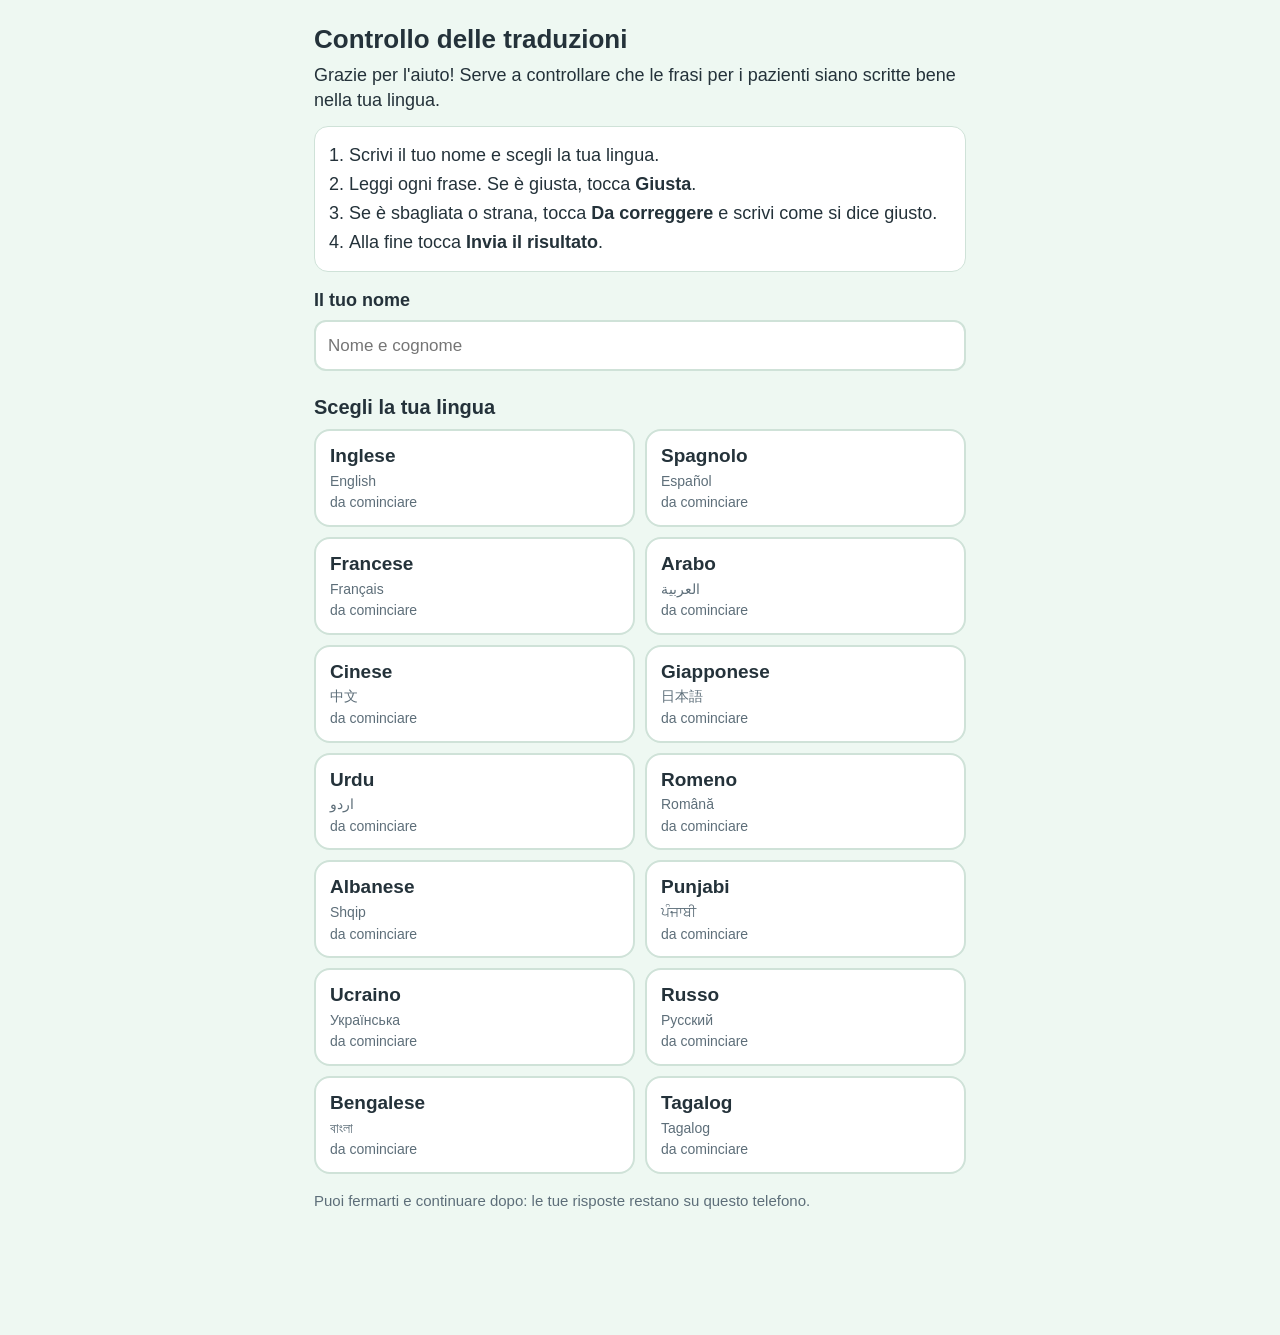
<file: extra/controllo-traduzioni.html>
<!DOCTYPE html>
<html lang="it">
<head>
<meta charset="utf-8">
<meta name="viewport" content="width=device-width, initial-scale=1, viewport-fit=cover">
<title>Controllo delle traduzioni</title>
<!--
  Controllo delle traduzioni: un foglio per lingua, da far compilare ai madrelingua.
  © 2026 Massimiliano Previtali. Tutti i diritti riservati.
  Le risposte restano su questo telefono finché non le invii. Nessun dato va in rete.
-->
<style>
  :root { --sfondo:#eef8f2; --carta:#ffffff; --testo:#24323a; --tenue:#5d6e79; --bordo:#cfe2d8; --blu:#3a9ed6; --blu-chiaro:#dcecf5; --ok:#34a847; --ko:#d8403f; --ko-chiaro:#fdeaea; --ok-chiaro:#e3f5e7; }
  * { box-sizing: border-box; }
  html, body { margin: 0; }
  body { background: var(--sfondo); color: var(--testo); font-family: -apple-system, "Segoe UI", Roboto, Arial, "Noto Sans", sans-serif; font-size: 18px; line-height: 1.4; -webkit-tap-highlight-color: transparent; padding-bottom: calc(96px + env(safe-area-inset-bottom, 0px)); }
  button { font: inherit; color: inherit; cursor: pointer; }
  main { max-width: 38em; margin: 0 auto; padding: 16px; }
  h1 { font-size: 26px; line-height: 1.2; margin: 8px 0 8px; }
  h2 { font-size: 20px; margin: 22px 0 8px; }
  p { margin: 0 0 12px; }
  .tenue { color: var(--tenue); font-size: 15px; }
  .passi { margin: 0 0 16px; padding: 12px 14px 12px 34px; background: var(--carta); border: 1px solid var(--bordo); border-radius: 14px; }
  .passi li { margin: 4px 0; }
  label.campo { display: block; font-weight: 700; margin: 0 0 6px; }
  input[type=text], textarea { width: 100%; font: inherit; font-size: 17px; padding: 12px; border: 2px solid var(--bordo); border-radius: 12px; background: #fff; color: var(--testo); }
  input[type=text]:focus, textarea:focus { outline: 3px solid var(--blu); outline-offset: 0; border-color: var(--blu); }
  .lingue { display: grid; grid-template-columns: 1fr 1fr; gap: 10px; margin: 8px 0 16px; }
  .lingua { display: flex; flex-direction: column; align-items: flex-start; gap: 2px; min-height: 76px; padding: 12px 14px; text-align: left; background: var(--carta); border: 2px solid var(--bordo); border-radius: 16px; }
  .lingua b { font-size: 19px; }
  .lingua span { font-size: 14px; color: var(--tenue); }
  .lingua.fatto { border-color: var(--ok); background: var(--ok-chiaro); }
  .barra { position: sticky; top: 0; z-index: 5; background: var(--sfondo); padding: calc(10px + env(safe-area-inset-top, 0px)) 16px 10px; border-bottom: 2px solid var(--bordo); }
  .barra-in { max-width: 38em; margin: 0 auto; }
  .riga-barra { display: flex; align-items: center; gap: 10px; }
  .indietro { min-height: 46px; padding: 0 14px; border: 2px solid var(--bordo); border-radius: 14px; background: var(--carta); font-weight: 700; }
  .titolo-barra { flex: 1; font-size: 20px; font-weight: 800; min-width: 0; }
  .conta { font-size: 15px; color: var(--tenue); white-space: nowrap; }
  .progresso { height: 8px; border-radius: 4px; background: var(--bordo); margin-top: 8px; overflow: hidden; }
  .progresso i { display: block; height: 100%; width: 0; background: var(--ok); }
  .filtri { display: flex; gap: 8px; margin-top: 10px; }
  .filtri button { flex: 1; min-height: 44px; border: 2px solid var(--bordo); border-radius: 12px; background: var(--carta); font-size: 15px; font-weight: 700; }
  .filtri button.sel { border-color: var(--blu); background: var(--blu-chiaro); }
  .sezione { margin: 22px 0 6px; padding: 10px 14px; border-radius: 12px; background: var(--blu-chiaro); font-weight: 800; }
  .sezione small { display: block; font-weight: 400; color: var(--tenue); font-size: 14px; }
  .gruppo { margin: 16px 0 4px; font-size: 15px; font-weight: 800; color: var(--tenue); }
  .scheda { background: var(--carta); border: 2px solid var(--bordo); border-radius: 16px; padding: 14px; margin: 0 0 12px; }
  .scheda.ok { border-color: var(--ok); }
  .scheda.fix { border-color: var(--ko); }
  .num { font-size: 13px; color: var(--tenue); }
  .it { font-size: 19px; font-weight: 800; margin: 2px 0 2px; }
  .en { font-size: 15px; color: var(--tenue); margin: 0 0 10px; }
  .tr { font-size: 26px; line-height: 1.35; padding: 12px; border-radius: 12px; background: var(--sfondo); border: 1px solid var(--bordo); overflow-wrap: anywhere; }
  .tr[dir=rtl] { text-align: right; }
  .risposte { margin: 8px 0 0; font-size: 20px; overflow-wrap: anywhere; }
  .risposte small { display: block; font-size: 13px; color: var(--tenue); margin-bottom: 2px; }
  .azioni { display: flex; gap: 10px; margin-top: 12px; }
  .azioni button { flex: 1; min-height: 56px; border-radius: 14px; border: 2px solid var(--bordo); background: #fff; font-size: 18px; font-weight: 800; }
  .azioni .b-ok.sel { background: var(--ok); border-color: var(--ok); color: #fff; }
  .azioni .b-ko.sel { background: var(--ko); border-color: var(--ko); color: #fff; }
  .corr { margin-top: 12px; }
  .corr label { display: block; font-weight: 700; margin: 0 0 6px; }
  .corr textarea { min-height: 84px; }
  .vuoto { padding: 24px 8px; text-align: center; color: var(--tenue); }
  .invia { position: fixed; left: 0; right: 0; bottom: 0; z-index: 6; padding: 10px 16px calc(10px + env(safe-area-inset-bottom, 0px)); background: var(--sfondo); border-top: 2px solid var(--bordo); }
  .invia button { display: block; width: 100%; max-width: 38em; margin: 0 auto; min-height: 58px; border: 0; border-radius: 16px; background: var(--ok); color: #fff; font-size: 20px; font-weight: 800; }
  .vela { position: fixed; inset: 0; z-index: 20; background: rgba(0,0,0,.45); display: none; align-items: flex-end; justify-content: center; }
  .vela.aperto { display: flex; }
  .foglio { background: var(--carta); width: 100%; max-width: 38em; max-height: 92vh; overflow-y: auto; border-radius: 20px 20px 0 0; padding: 18px 16px calc(18px + env(safe-area-inset-bottom, 0px)); }
  .foglio textarea { min-height: 220px; font-size: 14px; }
  .foglio .azioni { margin-top: 12px; }
  .esito { margin: 10px 0 0; font-weight: 700; }
  [hidden] { display: none !important; }
</style>
</head>
<body>

<div id="v-lingue">
  <main>
    <h1>Controllo delle traduzioni</h1>
    <p>Grazie per l'aiuto! Serve a controllare che le frasi per i pazienti siano scritte bene nella tua lingua.</p>
    <ol class="passi">
      <li>Scrivi il tuo nome e scegli la tua lingua.</li>
      <li>Leggi ogni frase. Se è giusta, tocca <b>Giusta</b>.</li>
      <li>Se è sbagliata o strana, tocca <b>Da correggere</b> e scrivi come si dice giusto.</li>
      <li>Alla fine tocca <b>Invia il risultato</b>.</li>
    </ol>
    <label class="campo" for="nome">Il tuo nome</label>
    <input type="text" id="nome" autocomplete="name" placeholder="Nome e cognome">
    <h2>Scegli la tua lingua</h2>
    <div class="lingue" id="griglia"></div>
    <p class="tenue">Puoi fermarti e continuare dopo: le tue risposte restano su questo telefono.</p>
  </main>
</div>

<div id="v-foglio" hidden>
  <div class="barra"><div class="barra-in">
    <div class="riga-barra">
      <button type="button" class="indietro" id="indietro">← Lingue</button>
      <div class="titolo-barra" id="titolo"></div>
      <div class="conta" id="conta"></div>
    </div>
    <div class="progresso"><i id="prog"></i></div>
    <div class="filtri" id="filtri">
      <button type="button" data-f="tutte" class="sel">Tutte</button>
      <button type="button" data-f="fare">Da fare</button>
      <button type="button" data-f="fix">Da correggere</button>
    </div>
  </div></div>
  <main id="lista"></main>
  <div class="invia"><button type="button" id="invia">Invia il risultato</button></div>
</div>

<div class="vela" id="vela" role="dialog" aria-modal="true" aria-label="Risultato">
  <div class="foglio">
    <h2 style="margin-top:0">Il tuo risultato</h2>
    <p class="tenue">Invialo a Massi, per esempio su WhatsApp. Se il tasto non funziona, tocca Copia e incolla il testo nel messaggio.</p>
    <textarea id="testo" readonly></textarea>
    <div class="azioni">
      <button type="button" id="b-chiudi">Chiudi</button>
      <button type="button" id="b-copia">Copia</button>
      <button type="button" id="b-condividi" class="b-ok sel" hidden>Condividi</button>
    </div>
    <p class="esito" id="esito" role="status"></p>
  </div>
</div>

<script>
(function () {
  var DATI = {"langs":[{"id":"en","nome":"Inglese","nat":"English","hl":"en","col":1,"rtl":false},{"id":"es","nome":"Spagnolo","nat":"Español","hl":"es","col":2,"rtl":false},{"id":"fr","nome":"Francese","nat":"Français","hl":"fr","col":3,"rtl":false},{"id":"ar","nome":"Arabo","nat":"العربية","hl":"ar","col":4,"rtl":true},{"id":"zh","nome":"Cinese","nat":"中文","hl":"zh-CN","col":5,"rtl":false},{"id":"ja","nome":"Giapponese","nat":"日本語","hl":"ja","col":6,"rtl":false},{"id":"ur","nome":"Urdu","nat":"اردو","hl":"ur","col":7,"rtl":true},{"id":"ro","nome":"Romeno","nat":"Română","hl":"ro","col":8,"rtl":false},{"id":"sq","nome":"Albanese","nat":"Shqip","hl":"sq","col":9,"rtl":false},{"id":"pa","nome":"Punjabi","nat":"ਪੰਜਾਬੀ","hl":"pa-Guru","col":10,"rtl":false},{"id":"uk","nome":"Ucraino","nat":"Українська","hl":"uk","col":11,"rtl":false},{"id":"ru","nome":"Russo","nat":"Русский","hl":"ru","col":12,"rtl":false},{"id":"bn","nome":"Bengalese","nat":"বাংলা","hl":"bn","col":13,"rtl":false},{"id":"fil","nome":"Tagalog","nat":"Tagalog","hl":"fil","col":14,"rtl":false}],"frasi":[{"n":59,"g":"Esami e cure","c":1,"t":["Deve stare a digiuno: non mangi e non beva niente.","You must fast: do not eat or drink anything.","Debe estar en ayunas: no coma ni beba nada.","Vous devez rester à jeun : ne mangez et ne buvez rien.","يجب الصيام التام: ممنوع الأكل والشرب.","您需要禁食：不要吃东西，也不要喝水。","絶食が必要です。何も食べたり飲んだりしないでください。","آپ کو خالی پیٹ رہنا ہے: کچھ نہ کھائیں اور نہ پئیں۔","Trebuie să stați nemâncat: nu mâncați și nu beți nimic.","Duhet të jeni esëll: mos hani dhe mos pini asgjë.","ਤੁਹਾਨੂੰ ਖਾਲੀ ਪੇਟ ਰਹਿਣਾ ਹੈ: ਕੁਝ ਨਾ ਖਾਓ ਅਤੇ ਨਾ ਪੀਓ।","Вам не можна їсти й пити: нічого не їжте і не пийте.","Вам нельзя есть и пить: ничего не ешьте и не пейте.","আপনাকে না খেয়ে থাকতে হবে: কিছু খাবেন না, কিছু পান করবেন না।","Kailangan po ninyong mag-ayuno: huwag kumain at huwag uminom ng kahit ano."],"s":[]},{"n":60,"g":"Esami e cure","c":1,"t":["Domani fa un esame.","Tomorrow you have a test.","Mañana tiene una prueba.","Demain, vous avez un examen.","لديك فحص غداً.","您明天要做检查。","明日、検査があります。","کل آپ کا ٹیسٹ ہے۔","Mâine aveți o investigație.","Nesër keni një ekzaminim.","ਕੱਲ੍ਹ ਤੁਹਾਡਾ ਟੈਸਟ ਹੈ।","Завтра у Вас обстеження.","Завтра у Вас обследование.","আগামীকাল আপনার একটা পরীক্ষা আছে।","Bukas po ay may pagsusuri kayo."],"s":[]},{"n":61,"g":"Esami e cure","c":1,"t":["Adesso le facciamo un prelievo di sangue.","We are now going to take a blood sample.","Ahora le vamos a sacar sangre.","Nous allons maintenant vous faire une prise de sang.","سنأخذ منك الآن عينة دم.","现在给您抽血。","これから採血をします。","اب ہم آپ کے خون کا نمونہ لیں گے۔","Acum vă recoltăm sânge.","Tani do t'ju marrim gjak për analiza.","ਹੁਣ ਅਸੀਂ ਤੁਹਾਡੇ ਖੂਨ ਦਾ ਨਮੂਨਾ ਲਵਾਂਗੇ।","Зараз ми візьмемо у Вас кров на аналіз.","Сейчас мы возьмём у Вас кровь на анализ.","এখন আমরা আপনার রক্ত নেব।","Kukuhanan po namin kayo ng dugo ngayon."],"s":[]},{"n":62,"g":"Esami e cure","c":1,"t":["Le misuro la pressione / la febbre.","I'm going to check your blood pressure / temperature.","Le voy a tomar la tensión / la temperatura.","Je vais prendre votre tension / votre température.","سأقيس ضغط الدم / الحرارة.","我给您量血压／体温。","血圧／体温を測ります。","میں آپ کا بلڈ پریشر / بخار چیک کرتا ہوں۔","Vă măsor tensiunea / temperatura.","Do t'ju mas tensionin / temperaturën.","ਮੈਂ ਤੁਹਾਡਾ ਬਲੱਡ ਪ੍ਰੈਸ਼ਰ / ਬੁਖਾਰ ਚੈੱਕ ਕਰਦਾ ਹਾਂ।","Я виміряю Вам тиск / температуру.","Я измерю Вам давление / температуру.","আমি আপনার রক্তচাপ / জ্বর মাপব।","Kukunin ko po ang inyong presyon / temperatura."],"s":[]},{"n":63,"g":"Esami e cure","c":1,"t":["Questa è la sua medicina.","This is your medicine.","Este es su medicamento.","Voici votre médicament.","هذا دواؤك.","这是您的药。","こちらがお薬です。","یہ آپ کی دوا ہے۔","Acesta este medicamentul dumneavoastră.","Ky është ilaçi juaj.","ਇਹ ਤੁਹਾਡੀ ਦਵਾਈ ਹੈ।","Це Ваші ліки.","Это Ваше лекарство.","এটা আপনার ওষুধ।","Ito po ang inyong gamot."],"s":[]},{"n":64,"g":"Esami e cure","c":1,"t":["È allergico a qualche medicina?","Are you allergic to any medicine?","¿Tiene alergia a algún medicamento?","Êtes-vous allergique à un médicament ?","هل لديك حساسية من أي دواء؟","您对什么药物过敏吗？","薬のアレルギーはありますか？","کیا آپ کو کسی دوا سے الرجی ہے؟","Sunteți alergic la vreun medicament?","Jeni alergjik ndaj ndonjë ilaçi?","ਕੀ ਤੁਹਾਨੂੰ ਕਿਸੇ ਦਵਾਈ ਤੋਂ ਐਲਰਜੀ ਹੈ?","У Вас є алергія на якісь ліки?","У Вас есть аллергия на какие-нибудь лекарства?","কোনো ওষুধে কি আপনার অ্যালার্জি আছে?","May allergy po ba kayo sa anumang gamot?"],"s":[]},{"n":65,"g":"Esami e cure","c":1,"t":["Il medico passa più tardi.","The doctor will come later.","El médico pasará más tarde.","Le médecin passera plus tard.","سيأتي الطبيب لاحقاً.","医生晚一点会来。","医師は後で来ます。","ڈاکٹر بعد میں آئیں گے۔","Medicul va veni mai târziu.","Mjeku do të vijë më vonë.","ਡਾਕਟਰ ਬਾਅਦ ਵਿੱਚ ਆਉਣਗੇ।","Лікар прийде пізніше.","Врач придёт позже.","ডাক্তার পরে আসবেন।","Darating po ang doktor mamaya."],"s":[]},{"n":66,"g":"Esami e cure","c":1,"t":["Dobbiamo fare le analisi delle urine.","We need to do a urine test.","Tenemos que hacerle un análisis de orina.","Nous devons faire une analyse d'urine.","يجب أن نجري تحليل بول.","我们需要给您做尿检。","尿検査をします。","ہمیں پیشاب کا ٹیسٹ کرنا ہے۔","Trebuie să vă facem o analiză de urină.","Duhet t'ju bëjmë analizën e urinës.","ਸਾਨੂੰ ਪਿਸ਼ਾਬ ਦਾ ਟੈਸਟ ਕਰਨਾ ਪਵੇਗਾ।","Нам потрібно зробити аналіз сечі.","Нам нужно сделать анализ мочи.","আপনার প্রস্রাব পরীক্ষা করতে হবে।","Kailangan po naming suriin ang inyong ihi."],"s":[]},{"n":67,"g":"Esami e cure","c":1,"t":["Le analisi sono buone.","Your test results are good.","Los resultados de los análisis son buenos.","Vos résultats d'analyses sont bons.","نتائج التحاليل جيدة.","您的检查结果很好。","検査の結果は良好です。","آپ کے ٹیسٹ کے نتائج ٹھیک ہیں۔","Analizele sunt bune.","Analizat janë në rregull.","ਤੁਹਾਡੇ ਟੈਸਟਾਂ ਦੇ ਨਤੀਜੇ ਠੀਕ ਹਨ।","Ваші аналізи добрі.","Ваши анализы хорошие.","আপনার পরীক্ষার ফলাফল ভালো।","Maganda po ang resulta ng inyong mga pagsusuri."],"s":[]},{"n":68,"g":"Esami e cure","c":1,"t":["Dobbiamo ripetere le analisi.","We need to repeat the tests.","Tenemos que repetir los análisis.","Nous devons refaire les analyses.","يجب أن نعيد التحاليل.","我们需要重新检查一次。","検査をもう一度します。","ہمیں ٹیسٹ دوبارہ کرنے ہیں۔","Trebuie să repetăm analizele.","Duhet t'i përsërisim analizat.","ਸਾਨੂੰ ਟੈਸਟ ਦੁਬਾਰਾ ਕਰਨੇ ਪੈਣਗੇ।","Нам потрібно повторити аналізи.","Нам нужно повторить анализы.","পরীক্ষাগুলো আবার করতে হবে।","Kailangan po naming ulitin ang mga pagsusuri."],"s":[]},{"n":69,"g":"Esami e cure","c":1,"t":["Il medico le spiegherà i risultati delle analisi.","The doctor will explain your test results.","El médico le explicará los resultados de los análisis.","Le médecin vous expliquera les résultats des analyses.","سيشرح لك الطبيب نتائج التحاليل.","医生会向您解释检查结果。","検査の結果は医師が説明します。","ڈاکٹر آپ کو ٹیسٹ کے نتائج سمجھائیں گے۔","Medicul vă va explica rezultatele analizelor.","Mjeku do t'jua shpjegojë rezultatet e analizave.","ਡਾਕਟਰ ਤੁਹਾਨੂੰ ਟੈਸਟਾਂ ਦੇ ਨਤੀਜੇ ਸਮਝਾਉਣਗੇ।","Лікар пояснить вам результати аналізів.","Врач объяснит вам результаты анализов.","ডাক্তার আপনাকে পরীক্ষার ফলাফল বুঝিয়ে বলবেন।","Ipapaliwanag po ng doktor ang resulta ng inyong mga pagsusuri."],"s":[]},{"n":70,"g":"Esami e cure","c":1,"t":["Le metto una flebo.","I'm going to put you on a drip.","Le voy a poner un gotero.","Je vais vous poser une perfusion.","سأضع لك محلولاً في الوريد.","我给您输液。","点滴をします。","میں آپ کو ڈرپ لگاتا ہوں۔","Vă pun o perfuzie.","Do t'ju vendos një serum.","ਮੈਂ ਤੁਹਾਨੂੰ ਡ੍ਰਿੱਪ ਲਗਾਉਂਦਾ ਹਾਂ।","Я поставлю Вам крапельницю.","Я поставлю Вам капельницу.","আমি আপনাকে স্যালাইন দেব।","Lalagyan ko po kayo ng suwero."],"s":[]},{"n":71,"g":"Esami e cure","c":1,"t":["Le faccio un'iniezione. Sentirà una piccola puntura.","I'm going to give you an injection. You will feel a small prick.","Le voy a poner una inyección. Notará un pequeño pinchazo.","Je vais vous faire une piqûre. Vous allez sentir une petite piqûre.","سأعطيك حقنة. ستشعر بوخزة صغيرة.","我给您打一针，会有一点点疼。","注射をします。少しチクッとします。","میں آپ کو انجکشن لگاتا ہوں۔ ہلکی سی چبھن محسوس ہوگی۔","Vă fac o injecție. Veți simți o mică înțepătură.","Do t'ju bëj një gjilpërë. Do të ndieni një shpim të vogël.","ਮੈਂ ਤੁਹਾਨੂੰ ਟੀਕਾ ਲਗਾਉਂਦਾ ਹਾਂ। ਥੋੜ੍ਹੀ ਜਿਹੀ ਚੁਭਨ ਹੋਵੇਗੀ।","Я зроблю Вам укол. Буде трохи неприємно.","Я сделаю Вам укол. Будет немного неприятно.","আমি আপনাকে একটা ইনজেকশন দেব। একটু সুঁই ফোটার মতো লাগবে।","Tuturukan ko po kayo. Mararamdaman ninyo ang maliit na tusok."],"s":[]},{"n":72,"g":"Esami e cure","c":1,"t":["Le misuro la glicemia: è una puntura sul dito.","I'm going to check your blood sugar: it's a prick on your finger.","Le voy a medir el azúcar: es un pinchazo en el dedo.","Je vais mesurer votre glycémie : c'est une piqûre au bout du doigt.","سأقيس نسبة السكر في الدم: وخزة صغيرة في الإصبع.","我给您测血糖，要在手指上扎一下。","血糖を測ります。指先に針を刺します。","میں آپ کی شوگر چیک کرتا ہوں: انگلی پر ہلکی سی سوئی لگے گی۔","Vă măsor glicemia: este o înțepătură în deget.","Do t'ju mas sheqerin në gjak: është një shpim në gisht.","ਮੈਂ ਤੁਹਾਡੀ ਸ਼ੂਗਰ ਚੈੱਕ ਕਰਦਾ ਹਾਂ: ਉਂਗਲ 'ਤੇ ਹਲਕੀ ਜਿਹੀ ਸੂਈ ਲੱਗੇਗੀ।","Я виміряю Вам цукор у крові: це укол у палець.","Я измерю Вам сахар в крови: это укол в палец.","আমি আপনার রক্তে চিনির পরিমাণ মাপব: আঙুলে একটু সুঁই ফোটানো হবে।","Susukatin ko po ang asukal sa inyong dugo: tutusukin ko nang kaunti ang inyong daliri."],"s":[]},{"n":73,"g":"Esami e cure","c":1,"t":["Stenda il braccio e stringa il pugno.","Stretch out your arm and make a fist.","Estire el brazo y apriete el puño.","Tendez le bras et serrez le poing.","مدّ ذراعك واقبض يدك.","请伸直手臂，握紧拳头。","腕を伸ばして、手を握ってください。","اپنا بازو سیدھا کریں اور مٹھی بند کریں۔","Întindeți brațul și strângeți pumnul.","Shtrijeni krahun dhe shtrëngoni grushtin.","ਆਪਣੀ ਬਾਂਹ ਸਿੱਧੀ ਕਰੋ ਅਤੇ ਮੁੱਠੀ ਬੰਦ ਕਰੋ।","Випряміть руку і стисніть кулак.","Выпрямите руку и сожмите кулак.","হাতটা সোজা করে মেলে দিন এবং মুঠো শক্ত করুন।","Iunat po ang inyong braso at ikuyom ang kamao."],"s":[]},{"n":74,"g":"Esami e cure","c":1,"t":["Prenda questa medicina con un po' d'acqua.","Take this medicine with a little water.","Tómese este medicamento con un poco de agua.","Prenez ce médicament avec un peu d'eau.","تناول هذا الدواء مع قليل من الماء.","请用一点水把这个药吃下去。","この薬を少しの水で飲んでください。","یہ دوا تھوڑے سے پانی کے ساتھ لیں۔","Luați acest medicament cu puțină apă.","Merreni këtë ilaç me pak ujë.","ਇਹ ਦਵਾਈ ਥੋੜ੍ਹੇ ਜਿਹੇ ਪਾਣੀ ਨਾਲ ਲਓ।","Прийміть ці ліки, запивши трохи води.","Примите это лекарство, запив небольшим количеством воды.","এই ওষুধটা একটু পানি দিয়ে খান।","Inumin po ninyo ang gamot na ito kasama ang kaunting tubig."],"s":[]},{"n":75,"g":"Esami e cure","c":1,"t":["Ha già preso le medicine oggi?","Have you already taken your medicines today?","¿Ya ha tomado hoy sus medicamentos?","Avez-vous déjà pris vos médicaments aujourd'hui ?","هل تناولت أدويتك اليوم؟","您今天已经吃过药了吗？","今日はもう薬を飲みましたか？","کیا آپ نے آج اپنی دوائیں لے لی ہیں؟","Ați luat deja medicamentele astăzi?","I keni marrë tashmë ilaçet sot?","ਕੀ ਤੁਸੀਂ ਅੱਜ ਆਪਣੀਆਂ ਦਵਾਈਆਂ ਲੈ ਲਈਆਂ ਹਨ?","Ви вже прийняли сьогодні ліки?","Вы уже принимали сегодня лекарства?","আজ কি আপনি ওষুধ খেয়েছেন?","Nakainom na po ba kayo ng inyong mga gamot ngayong araw?"],"s":[]},{"n":76,"g":"Esami e cure","c":1,"t":["Devo cambiarle la medicazione.","I need to change your dressing.","Tengo que cambiarle el vendaje.","Je dois changer votre pansement.","يجب أن أغيّر لك الضماد.","我要给您换药。","ガーゼを交換します。","مجھے آپ کی پٹی بدلنی ہے۔","Trebuie să vă schimb pansamentul.","Duhet t'jua ndërroj fashën.","ਮੈਂ ਤੁਹਾਡੀ ਪੱਟੀ ਬਦਲਣੀ ਹੈ।","Мені потрібно змінити Вам пов'язку.","Мне нужно сменить Вам повязку.","আমাকে আপনার ড্রেসিং বদলাতে হবে।","Kailangan ko pong palitan ang benda ng inyong sugat."],"s":[]},{"n":77,"g":"Esami e cure","c":1,"t":["Deve raccogliere l'urina in questo contenitore.","Please collect your urine in this container.","Debe recoger la orina en este recipiente.","Vous devez recueillir votre urine dans ce récipient.","يجب أن تجمع البول في هذا الوعاء.","请把尿液接到这个容器里。","この容器に尿をとってください。","پیشاب اس برتن میں جمع کریں۔","Trebuie să colectați urina în acest recipient.","Duhet ta mblidhni urinën në këtë enë.","ਪਿਸ਼ਾਬ ਇਸ ਡੱਬੇ ਵਿੱਚ ਇਕੱਠਾ ਕਰੋ।","Зберіть сечу в цей контейнер.","Соберите мочу в этот контейнер.","এই পাত্রে আপনার প্রস্রাব জমা করুন।","Ipunin po ninyo ang inyong ihi sa lalagyang ito."],"s":[]},{"n":78,"g":"Esami e cure","c":1,"t":["Se sente dolore o qualcosa di strano, suoni il campanello.","If you feel pain or anything unusual, press the call button.","Si siente dolor o algo raro, toque el timbre.","Si vous avez mal ou ressentez quelque chose d'inhabituel, appuyez sur la sonnette.","إذا شعرت بألم أو بشيء غير عادي، اضغط على الجرس.","如果感到疼痛或不舒服，请按呼叫铃。","痛みや変わったことがあれば、ナースコールを押してください。","اگر درد ہو یا کچھ عجیب محسوس ہو تو گھنٹی دبائیں۔","Dacă simțiți durere sau ceva ciudat, apăsați butonul de apel.","Nëse ndieni dhimbje ose diçka të çuditshme, shtypni zilen.","ਜੇ ਦਰਦ ਹੋਵੇ ਜਾਂ ਕੁਝ ਅਜੀਬ ਮਹਿਸੂਸ ਹੋਵੇ ਤਾਂ ਘੰਟੀ ਦਬਾਓ।","Якщо відчуєте біль або щось незвичне, натисніть кнопку виклику.","Если почувствуете боль или что-то необычное, нажмите кнопку вызова.","ব্যথা বা অস্বাভাবিক কিছু অনুভব করলে বোতামটি চাপুন।","Kung may maramdaman po kayong sakit o anumang kakaiba, pindutin po ang buton."],"s":[]},{"n":79,"g":"Esami e cure","c":1,"t":["Deve fare la spirometria: è un esame del respiro.","You need a spirometry test: it is a breathing test.","Tiene que hacerse una espirometría: es una prueba de la respiración.","Vous devez faire une spirométrie : c'est un examen de la respiration.","يجب أن تُجري فحص قياس التنفس: إنه فحص للتنفس.","您需要做肺功能检查：这是检查呼吸的。","スパイロメトリー（呼吸機能検査）をします。息の検査です。","آپ کا اسپائرومیٹری ٹیسٹ ہونا ہے: یہ سانس کا ٹیسٹ ہے۔","Trebuie să faceți o spirometrie: este un test al respirației.","Duhet të bëni spirometrinë: është një ekzaminim i frymëmarrjes.","ਤੁਹਾਡਾ ਸਪਾਇਰੋਮੈਟਰੀ ਟੈਸਟ ਹੋਣਾ ਹੈ: ਇਹ ਸਾਹ ਦਾ ਟੈਸਟ ਹੈ।","Вам потрібно зробити спірометрію: це обстеження дихання.","Вам нужно сделать спирометрию: это исследование дыхания.","আপনার স্পাইরোমেট্রি করতে হবে: এটা শ্বাসের পরীক্ষা।","Kailangan po ninyong magpa-spirometry: ito ay pagsusuri ng paghinga."],"s":[]},{"n":80,"g":"Esami e cure","c":1,"t":["Metta questa molletta sul naso.","Put this clip on your nose.","Póngase esta pinza en la nariz.","Mettez cette pince sur le nez.","ضع هذا المشبك على أنفك.","请把这个夹子夹在鼻子上。","この鼻クリップを鼻につけてください。","یہ کلپ اپنی ناک پر لگائیں۔","Puneți acest clește pe nas.","Vendoseni këtë kapëse në hundë.","ਇਹ ਕਲਿੱਪ ਆਪਣੀ ਨੱਕ 'ਤੇ ਲਗਾਓ।","Надіньте цей затискач на ніс.","Наденьте этот зажим на нос.","এই ক্লিপটা আপনার নাকে লাগান।","Ilagay po ninyo ang clip na ito sa inyong ilong."],"s":[]},{"n":81,"g":"Esami e cure","c":1,"t":["Stringa bene il boccaglio con le labbra.","Close your lips tightly around the mouthpiece.","Apriete bien la boquilla con los labios.","Serrez bien l'embout avec les lèvres.","أطبق شفتيك جيدًا حول القطعة الفموية.","请用嘴唇紧紧含住吹嘴。","マウスピースを唇でしっかりくわえてください。","ماؤتھ پیس کو ہونٹوں سے مضبوطی سے پکڑیں۔","Strângeți bine piesa bucală cu buzele.","Shtrëngojeni mirë pjesën e gojës me buzë.","ਮਾਊਥਪੀਸ ਨੂੰ ਬੁੱਲ੍ਹਾਂ ਨਾਲ ਕੱਸ ਕੇ ਫੜੋ।","Щільно обхопіть мундштук губами.","Плотно обхватите мундштук губами.","মুখের নলটা ঠোঁট দিয়ে শক্ত করে ধরুন।","Isubo po nang mahigpit ang mouthpiece gamit ang inyong mga labi."],"s":[]},{"n":82,"g":"Esami e cure","c":1,"t":["Faccia un respiro profondo, più che può.","Take a deep breath, as deep as you can.","Respire hondo, todo lo que pueda.","Inspirez profondément, le plus possible.","خذ نفسًا عميقًا بقدر ما تستطيع.","请深吸一口气，尽量吸满。","できるだけ深く息を吸ってください。","جتنا ہو سکے گہرا سانس لیں۔","Inspirați adânc, cât puteți de mult.","Merrni frymë thellë, sa më shumë që të mundeni.","ਜਿੰਨਾ ਹੋ ਸਕੇ ਡੂੰਘਾ ਸਾਹ ਲਓ।","Зробіть глибокий вдих, якомога глибше.","Сделайте глубокий вдох, как можно глубже.","যতটা পারেন গভীরভাবে শ্বাস নিন।","Huminga po kayo nang malalim, hangga't kaya ninyo."],"s":[]},{"n":83,"g":"Esami e cure","c":1,"t":["Adesso soffi forte e veloce, più a lungo che può.","Now blow out hard and fast, for as long as you can.","Ahora sople fuerte y rápido, todo el tiempo que pueda.","Maintenant, soufflez fort et vite, le plus longtemps possible.","الآن انفخ بقوة وبسرعة، لأطول مدة ممكنة.","现在请用力、快速地吹气，尽量吹久一些。","では、できるだけ長く、強く速く息を吐いてください。","اب جتنی دیر ہو سکے زور سے اور تیزی سے پھونک ماریں۔","Acum suflați tare și repede, cât mai mult timp puteți.","Tani fryni fort dhe shpejt, sa më gjatë që të mundeni.","ਹੁਣ ਜ਼ੋਰ ਨਾਲ ਅਤੇ ਤੇਜ਼ੀ ਨਾਲ ਫੂਕ ਮਾਰੋ, ਜਿੰਨੀ ਦੇਰ ਹੋ ਸਕੇ।","Тепер видихайте сильно й швидко, якомога довше.","Теперь выдыхайте сильно и быстро, как можно дольше.","এখন জোরে আর দ্রুত ফুঁ দিন, যতক্ষণ পারেন।","Ngayon, umihip po nang malakas at mabilis, hangga't kaya ninyo."],"s":[]},{"n":84,"g":"Esami e cure","c":1,"t":["Molto bene. Lo ripetiamo ancora una volta.","Very good. Let's do it once more.","Muy bien. Lo repetimos una vez más.","Très bien. On recommence encore une fois.","أحسنت. سنعيدها مرة أخرى.","很好。我们再做一次。","とても良いです。もう一度やりましょう。","بہت اچھا۔ ہم ایک بار پھر کرتے ہیں۔","Foarte bine. Mai repetăm o dată.","Shumë mirë. E përsërisim edhe një herë.","ਬਹੁਤ ਵਧੀਆ। ਅਸੀਂ ਇੱਕ ਵਾਰ ਹੋਰ ਕਰਦੇ ਹਾਂ।","Дуже добре. Повторимо ще раз.","Очень хорошо. Повторим ещё раз.","খুব ভালো। আরেকবার করি।","Magaling po. Uulitin natin nang isa pang beses."],"s":[]},{"n":85,"g":"Esami e cure","c":1,"t":["Deve fare una radiografia.","You need an X-ray.","Tiene que hacerse una radiografía.","Vous devez passer une radiographie.","يجب أن تُجري صورة أشعة.","您需要拍X光片。","レントゲン検査をします。","آپ کا ایکسرے ہونا ہے۔","Trebuie să faceți o radiografie.","Duhet të bëni një radiografi.","ਤੁਹਾਡਾ ਐਕਸ-ਰੇ ਹੋਣਾ ਹੈ।","Вам потрібно зробити рентген.","Вам нужно сделать рентген.","আপনার একটা এক্স-রে করতে হবে।","Kailangan po ninyong magpa-X-ray."],"s":[]},{"n":86,"g":"Esami e cure","c":1,"t":["Adesso andiamo a fare la radiografia.","We are now going for your X-ray.","Ahora vamos a hacer la radiografía.","Maintenant, nous allons faire la radiographie.","سنذهب الآن لإجراء صورة الأشعة.","现在我们去拍X光片。","これからレントゲン検査に行きます。","اب ہم ایکسرے کروانے جا رہے ہیں۔","Acum mergem să facem radiografia.","Tani po shkojmë të bëjmë radiografinë.","ਹੁਣ ਅਸੀਂ ਐਕਸ-ਰੇ ਕਰਵਾਉਣ ਜਾ ਰਹੇ ਹਾਂ।","Зараз ми йдемо на рентген.","Сейчас мы идём на рентген.","এখন আমরা এক্স-রে করাতে যাচ্ছি।","Pupunta na po tayo ngayon para sa X-ray."],"s":[]},{"n":87,"g":"Esami e cure","c":1,"t":["Si tolga collane, orecchini e oggetti di metallo.","Please remove necklaces, earrings and metal objects.","Quítese collares, pendientes y objetos de metal.","Enlevez vos colliers, boucles d'oreilles et objets en métal.","انزع القلائد والأقراط والأشياء المعدنية.","请摘下项链、耳环和金属物品。","ネックレス、イヤリング、金属のものを外してください。","ہار، بالیاں اور دھات کی چیزیں اتار دیں۔","Scoateți colierele, cerceii și obiectele de metal.","Hiqni gjerdanët, vathët dhe sendet metalike.","ਹਾਰ, ਕੰਨਾਂ ਦੀਆਂ ਵਾਲੀਆਂ ਅਤੇ ਧਾਤ ਦੀਆਂ ਚੀਜ਼ਾਂ ਉਤਾਰ ਦਿਓ।","Зніміть намисто, сережки та металеві предмети.","Снимите цепочки, серьги и металлические предметы.","গলার হার, কানের দুল আর ধাতব জিনিস খুলে ফেলুন।","Pakitanggal po ang kuwintas, hikaw at mga bagay na metal."],"s":[]},{"n":88,"g":"Esami e cure","c":1,"t":["Stia fermo e trattenga il respiro.","Keep still and hold your breath.","Quédese quieto y aguante la respiración.","Ne bougez pas et retenez votre respiration.","ابقَ ثابتًا واحبس أنفاسك.","请不要动，屏住呼吸。","動かずに、息を止めてください。","بالکل ساکت رہیں اور سانس روک لیں۔","Stați nemișcat și țineți-vă respirația.","Qëndroni pa lëvizur dhe mbani frymën.","ਬਿਲਕੁਲ ਨਾ ਹਿੱਲੋ ਅਤੇ ਸਾਹ ਰੋਕ ਲਓ।","Не рухайтеся й затримайте дихання.","Не двигайтесь и задержите дыхание.","একদম নড়বেন না এবং শ্বাস আটকে রাখুন।","Huwag po kayong gumalaw at pigilan ang inyong hininga."],"s":[]},{"n":89,"g":"Esami e cure","c":1,"t":["L'esito non è ancora pronto.","The result is not ready yet.","El resultado todavía no está listo.","Le résultat n'est pas encore prêt.","النتيجة ليست جاهزة بعد.","结果还没有出来。","結果はまだ出ていません。","نتیجہ ابھی تیار نہیں ہے۔","Rezultatul nu este încă gata.","Rezultati nuk është ende gati.","ਨਤੀਜਾ ਅਜੇ ਤਿਆਰ ਨਹੀਂ ਹੈ।","Результат ще не готовий.","Результат ещё не готов.","ফলাফল এখনও তৈরি হয়নি।","Hindi pa po handa ang resulta."],"s":[]},{"n":90,"g":"Esami e cure","c":1,"t":["Il medico le spiegherà l'esito della radiografia.","The doctor will explain the result of your X-ray.","El médico le explicará el resultado de la radiografía.","Le médecin vous expliquera le résultat de la radiographie.","سيشرح لك الطبيب نتيجة صورة الأشعة.","医生会给您解释X光片的结果。","レントゲンの結果は医師が説明します。","ڈاکٹر آپ کو ایکسرے کا نتیجہ سمجھائیں گے۔","Medicul vă va explica rezultatul radiografiei.","Mjeku do t'ju shpjegojë rezultatin e radiografisë.","ਡਾਕਟਰ ਤੁਹਾਨੂੰ ਐਕਸ-ਰੇ ਦਾ ਨਤੀਜਾ ਸਮਝਾਉਣਗੇ।","Лікар пояснить Вам результат рентгену.","Врач объяснит Вам результат рентгена.","ডাক্তার আপনাকে এক্স-রের ফলাফল বুঝিয়ে বলবেন।","Ipapaliwanag po ng doktor ang resulta ng inyong X-ray."],"s":[]},{"n":91,"g":"Visita medica","c":1,"t":["Da quanti giorni sta male?","How many days have you been unwell?","¿Desde hace cuántos días se encuentra mal?","Depuis combien de jours êtes-vous malade ?","منذ كم يوماً بدأ المرض؟","您不舒服几天了？","何日前から具合が悪いですか？","آپ کتنے دنوں سے بیمار ہیں؟","De câte zile vă simțiți rău?","Prej sa ditësh nuk ndiheni mirë?","ਤੁਸੀਂ ਕਿੰਨੇ ਦਿਨਾਂ ਤੋਂ ਬਿਮਾਰ ਹੋ?","Скільки днів Ви почуваєтеся погано?","Сколько дней Вы чувствуете себя плохо?","কত দিন ধরে আপনি অসুস্থ?","Ilang araw na po kayong masama ang pakiramdam?"],"s":[]},{"n":92,"g":"Visita medica","c":1,"t":["Prende medicine a casa? Me le mostri.","Do you take any medicines at home? Please show them to me.","¿Toma medicamentos en casa? Enséñemelos, por favor.","Prenez-vous des médicaments à la maison ? Montrez-les-moi, s'il vous plaît.","هل تتناول أدوية في البيت؟ الرجاء إحضارها لأراها.","您在家吃药吗？请拿给我看看。","家で飲んでいる薬はありますか？見せてください。","کیا آپ گھر پر کوئی دوا لیتے ہیں؟ مجھے دکھائیں۔","Luați medicamente acasă? Arătați-mi-le, vă rog.","Merrni ilaçe në shtëpi? M'i tregoni, ju lutem.","ਕੀ ਤੁਸੀਂ ਘਰ ਵਿੱਚ ਕੋਈ ਦਵਾਈ ਲੈਂਦੇ ਹੋ? ਮੈਨੂੰ ਦਿਖਾਓ।","Ви приймаєте ліки вдома? Покажіть мені їх, будь ласка.","Вы принимаете лекарства дома? Покажите их мне, пожалуйста.","বাড়িতে কি আপনি কোনো ওষুধ খান? আমাকে দেখান।","May iniinom po ba kayong gamot sa bahay? Ipakita po ninyo sa akin."],"s":[]},{"n":93,"g":"Visita medica","c":1,"t":["Ha malattie importanti? (cuore, diabete, pressione)","Do you have any serious illnesses? (heart, diabetes, blood pressure)","¿Tiene alguna enfermedad importante? (corazón, diabetes, tensión)","Avez-vous des maladies importantes ? (cœur, diabète, tension)","هل لديك أمراض مهمة؟ (القلب، السكري، ضغط الدم)","您有严重的疾病吗？（心脏病、糖尿病、高血压）","大きな病気はありますか？（心臓病、糖尿病、高血圧）","کیا آپ کو کوئی بڑی بیماری ہے؟ (دل، شوگر، بلڈ پریشر)","Aveți boli importante? (inimă, diabet, tensiune)","Keni sëmundje të rënda? (zemër, diabet, tension)","ਕੀ ਤੁਹਾਨੂੰ ਕੋਈ ਵੱਡੀ ਬਿਮਾਰੀ ਹੈ? (ਦਿਲ, ਸ਼ੂਗਰ, ਬਲੱਡ ਪ੍ਰੈਸ਼ਰ)","У Вас є серйозні захворювання? (серце, діабет, тиск)","У Вас есть серьёзные заболевания? (сердце, диабет, давление)","আপনার কি কোনো গুরুতর রোগ আছে? (হৃদরোগ, ডায়াবেটিস, রক্তচাপ)","May malubha po ba kayong sakit? (puso, diabetes, presyon)"],"s":[]},{"n":94,"g":"Visita medica","c":1,"t":["È incinta?","Are you pregnant?","¿Está embarazada?","Êtes-vous enceinte ?","هل أنتِ حامل؟","您怀孕了吗？","妊娠していますか？","کیا آپ حاملہ ہیں؟","Sunteți însărcinată?","Jeni shtatzënë?","ਕੀ ਤੁਸੀਂ ਗਰਭਵਤੀ ਹੋ?","Ви вагітні?","Вы беременны?","আপনি কি গর্ভবতী?","Buntis po ba kayo?"],"s":[]},{"n":95,"g":"Visita medica","c":1,"t":["Domani la dimettiamo.","You will be discharged tomorrow.","Mañana le damos el alta.","Vous pourrez sortir demain.","الخروج من المستشفى سيكون غداً.","您明天可以出院。","明日、退院できます。","کل آپ کو ہسپتال سے چھٹی مل جائے گی۔","Mâine vă externăm.","Nesër do të dilni nga spitali.","ਕੱਲ੍ਹ ਤੁਹਾਨੂੰ ਹਸਪਤਾਲ ਤੋਂ ਛੁੱਟੀ ਮਿਲ ਜਾਵੇਗੀ।","Завтра Вас випишуть.","Завтра Вас выпишут.","আগামীকাল আপনাকে ছুটি দেওয়া হবে।","Idi-discharge po kayo bukas."],"s":[]},{"n":96,"g":"Visita medica","c":1,"t":["Deve fare un'operazione.","You need an operation.","Necesita una operación.","Une opération est nécessaire.","يلزم إجراء عملية جراحية.","您需要做手术。","手術が必要です。","آپ کا آپریشن کرنا ہوگا۔","Trebuie să fiți operat.","Duhet t'ju bëjmë një operacion.","ਤੁਹਾਡਾ ਆਪ੍ਰੇਸ਼ਨ ਕਰਨਾ ਪਵੇਗਾ।","Вам потрібна операція.","Вам нужна операция.","আপনার একটা অপারেশন করতে হবে।","Kailangan po kayong operahan."],"s":[]},{"n":97,"g":"Visita medica","c":1,"t":["Respiri profondamente.","Breathe in deeply.","Respire hondo.","Respirez profondément.","تنفّس بعمق.","请深呼吸。","深く息を吸ってください。","گہری سانس لیں۔","Respirați adânc.","Merrni frymë thellë.","ਡੂੰਘਾ ਸਾਹ ਲਓ।","Глибоко вдихніть.","Глубоко вдохните.","গভীরভাবে শ্বাস নিন।","Huminga po kayo nang malalim."],"s":[]},{"n":98,"g":"Visita medica","c":1,"t":["Apra la bocca.","Open your mouth.","Abra la boca.","Ouvrez la bouche.","افتح فمك.","请张开嘴。","口を開けてください。","منہ کھولیں۔","Deschideți gura.","Hapni gojën.","ਮੂੰਹ ਖੋਲ੍ਹੋ।","Відкрийте рот.","Откройте рот.","মুখ খুলুন।","Ibuka po ang inyong bibig."],"s":[]},{"n":99,"g":"Visita medica","c":1,"t":["Si spogli fino alla vita, per favore.","Please undress to the waist.","Desvístase hasta la cintura, por favor.","Déshabillez-vous jusqu'à la taille, s'il vous plaît.","اخلع ملابسك حتى الخصر من فضلك.","请把上衣脱掉。","上半身の服を脱いでください。","براہ کرم کمر تک کپڑے اتار دیں۔","Vă rog, dezbrăcați-vă până la brâu.","Ju lutem, zhvishuni deri në bel.","ਕਿਰਪਾ ਕਰਕੇ ਕਮਰ ਤੱਕ ਕੱਪੜੇ ਉਤਾਰ ਦਿਓ।","Роздягніться до пояса, будь ласка.","Разденьтесь до пояса, пожалуйста.","অনুগ্রহ করে কোমর পর্যন্ত কাপড় খুলুন।","Pakihubad po ang damit hanggang baywang."],"s":[]},{"n":100,"g":"Visita medica","c":1,"t":["Fuma?","Do you smoke?","¿Fuma?","Vous fumez ?","هل تدخّن؟","您抽烟吗？","たばこを吸いますか？","کیا آپ سگریٹ پیتے ہیں؟","Fumați?","Pini duhan?","ਕੀ ਤੁਸੀਂ ਸਿਗਰਟ ਪੀਂਦੇ ਹੋ?","Ви курите?","Вы курите?","আপনি কি ধূমপান করেন?","Naninigarilyo po ba kayo?"],"s":[]},{"n":101,"g":"Visita medica","c":1,"t":["Beve alcolici?","Do you drink alcohol?","¿Bebe alcohol?","Buvez-vous de l'alcool ?","هل تشرب الكحول؟","您喝酒吗？","お酒を飲みますか？","کیا آپ شراب پیتے ہیں؟","Consumați alcool?","Pini alkool?","ਕੀ ਤੁਸੀਂ ਸ਼ਰਾਬ ਪੀਂਦੇ ਹੋ?","Ви вживаєте алкоголь?","Вы употребляете алкоголь?","আপনি কি অ্যালকোহল পান করেন?","Umiinom po ba kayo ng alak?"],"s":[]},{"n":102,"g":"Visita medica","c":1,"t":["Dobbiamo fare altri esami.","We need to do more tests.","Tenemos que hacer más pruebas.","Nous devons faire d'autres examens.","يجب أن نجري فحوصات أخرى.","我们需要再做一些检查。","ほかの検査も必要です。","ہمیں مزید ٹیسٹ کرنے ہیں۔","Trebuie să mai facem niște analize.","Duhet të bëjmë ekzaminime të tjera.","ਸਾਨੂੰ ਹੋਰ ਟੈਸਟ ਕਰਨੇ ਪੈਣਗੇ।","Нам потрібно зробити ще обстеження.","Нам нужно провести ещё обследования.","আরও কিছু পরীক্ষা করতে হবে।","Kailangan po naming gumawa ng iba pang pagsusuri."],"s":[]},{"n":103,"g":"Visita medica","c":1,"t":["I risultati arriveranno domani.","The results will be ready tomorrow.","Los resultados estarán mañana.","Les résultats arriveront demain.","ستصدر النتائج غداً.","结果明天出来。","結果は明日出ます。","نتائج کل آئیں گے۔","Rezultatele vor fi gata mâine.","Rezultatet do të dalin nesër.","ਨਤੀਜੇ ਕੱਲ੍ਹ ਆਉਣਗੇ।","Результати будуть завтра.","Результаты будут завтра.","ফলাফল আগামীকাল পাওয়া যাবে।","Bukas po lalabas ang resulta."],"s":[]},{"n":104,"g":"Visita medica","c":1,"t":["Deve firmare il consenso: le spieghiamo tutto con un interprete.","You need to sign the consent form: we will explain everything with an interpreter.","Debe firmar el consentimiento: se lo explicaremos todo con un intérprete.","Vous devez signer le consentement : nous vous expliquerons tout avec un interprète.","يجب أن توقّع على الموافقة: سنشرح لك كل شيء بمساعدة مترجم.","您需要签署知情同意书，我们会请翻译为您解释清楚。","同意書にサインが必要です。通訳を通してすべて説明します。","آپ کو رضامندی فارم پر دستخط کرنے ہیں: ہم مترجم کے ذریعے سب کچھ سمجھائیں گے۔","Trebuie să semnați consimțământul: vă explicăm totul cu un interpret.","Duhet të nënshkruani pëlqimin: do t'jua shpjegojmë gjithçka me një përkthyes.","ਤੁਹਾਨੂੰ ਸਹਿਮਤੀ ਫ਼ਾਰਮ 'ਤੇ ਦਸਤਖ਼ਤ ਕਰਨੇ ਪੈਣਗੇ: ਅਸੀਂ ਦੁਭਾਸ਼ੀਏ ਰਾਹੀਂ ਸਭ ਕੁਝ ਸਮਝਾਵਾਂਗੇ।","Вам потрібно підписати згоду: ми все пояснимо через перекладача.","Вам нужно подписать согласие: мы всё объясним через переводчика.","আপনাকে সম্মতিপত্রে স্বাক্ষর করতে হবে: একজন দোভাষীর সাহায্যে আমরা আপনাকে সবকিছু বুঝিয়ে বলব।","Kailangan po ninyong pumirma sa consent form: ipapaliwanag namin ang lahat sa tulong ng interpreter."],"s":[]},{"n":111,"g":"Medicine","c":1,"t":["Queste sono vitamine.","These are vitamins.","Estas son vitaminas.","Ce sont des vitamines.","هذه فيتامينات.","这是维生素。","これはビタミン剤です。","یہ وٹامنز ہیں۔","Acestea sunt vitamine.","Këto janë vitamina.","ਇਹ ਵਿਟਾਮਿਨ ਹਨ।","Це вітаміни.","Это витамины.","এগুলো ভিটামিন।","Mga bitamina po ito."],"s":[]},{"n":112,"g":"Medicine","c":1,"t":["Nella flebo ci sono vitamine e sali minerali.","The drip contains vitamins and minerals.","El suero lleva vitaminas y sales minerales.","La perfusion contient des vitamines et des sels minéraux.","يحتوي المحلول الوريدي على فيتامينات وأملاح معدنية.","输液里有维生素和矿物质。","点滴にはビタミンとミネラルが入っています。","ڈرپ میں وٹامنز اور نمکیات ہیں۔","Perfuzia conține vitamine și săruri minerale.","Seruma përmban vitamina dhe kripëra minerale.","ਡ੍ਰਿਪ ਵਿੱਚ ਵਿਟਾਮਿਨ ਅਤੇ ਖਣਿਜ ਹਨ।","У крапельниці є вітаміни та мінерали.","В капельнице витамины и минералы.","স্যালাইনে ভিটামিন আর খনিজ লবণ আছে।","May bitamina at mineral po ang suwero."],"s":[]},{"n":113,"g":"Medicine","c":1,"t":["Questa è la medicina per il dolore.","This is your pain medicine.","Este es el medicamento para el dolor.","Voici le médicament contre la douleur.","هذا دواء الألم.","这是止痛药。","これは痛み止めの薬です。","یہ درد کی دوا ہے۔","Acesta este medicamentul pentru durere.","Ky është ilaçi për dhimbjen.","ਇਹ ਦਰਦ ਦੀ ਦਵਾਈ ਹੈ।","Це ліки від болю.","Это лекарство от боли.","এটা ব্যথার ওষুধ।","Ito po ang gamot sa kirot."],"s":[]},{"n":114,"g":"Medicine","c":1,"t":["Questa è la medicina per lo stomaco.","This is your stomach medicine.","Este es el medicamento para el estómago.","Voici le médicament pour l'estomac.","هذا دواء المعدة.","这是胃药。","これは胃の薬です。","یہ معدے کی دوا ہے۔","Acesta este medicamentul pentru stomac.","Ky është ilaçi për stomakun.","ਇਹ ਪੇਟ ਦੀ ਦਵਾਈ ਹੈ।","Це ліки для шлунка.","Это лекарство для желудка.","এটা পেটের ওষুধ।","Ito po ang gamot sa sikmura."],"s":[]},{"n":115,"g":"Medicine","c":1,"t":["Questa è la medicina per dormire.","This is your sleeping pill.","Este es el medicamento para dormir.","Voici le médicament pour dormir.","هذا دواء للنوم.","这是安眠药。","これは眠るための薬です。","یہ نیند کی دوا ہے۔","Acesta este medicamentul pentru somn.","Ky është ilaçi për gjumë.","ਇਹ ਨੀਂਦ ਦੀ ਦਵਾਈ ਹੈ।","Це ліки для сну.","Это лекарство для сна.","এটা ঘুমের ওষুধ।","Ito po ang gamot pampatulog."],"s":[]},{"n":116,"g":"Medicine","c":1,"t":["Vuole qualcosa per il dolore?","Would you like something for the pain?","¿Quiere algo para el dolor?","Voulez-vous quelque chose contre la douleur ?","هل تريد شيئاً للألم؟","您需要止痛药吗？","痛み止めが必要ですか？","کیا آپ کو درد کے لیے کچھ چاہیے؟","Doriți ceva pentru durere?","Dëshironi diçka për dhimbjen?","ਕੀ ਤੁਹਾਨੂੰ ਦਰਦ ਲਈ ਕੁਝ ਚਾਹੀਦਾ ਹੈ?","Вам дати щось від болю?","Вам дать что-нибудь от боли?","ব্যথার জন্য কিছু লাগবে?","Gusto po ba ninyo ng gamot sa kirot?"],"s":[]},{"n":117,"g":"Medicine","c":1,"t":["Vuole qualcosa per dormire?","Would you like something to help you sleep?","¿Quiere algo para dormir?","Voulez-vous quelque chose pour dormir ?","هل تريد شيئاً يساعدك على النوم؟","您需要助眠的药吗？","眠るための薬が必要ですか？","کیا آپ کو سونے کے لیے کچھ چاہیے؟","Doriți ceva pentru somn?","Dëshironi diçka për të fjetur?","ਕੀ ਤੁਹਾਨੂੰ ਸੌਣ ਲਈ ਕੁਝ ਚਾਹੀਦਾ ਹੈ?","Вам дати щось, щоб заснути?","Вам дать что-нибудь, чтобы уснуть?","ঘুমের জন্য কিছু লাগবে?","Gusto po ba ninyo ng pampatulog?"],"s":[]},{"n":118,"g":"Medicine","c":1,"t":["Le devo fare un clistere.","I need to give you an enema.","Tengo que ponerle un enema.","Je dois vous faire un lavement.","يجب أن أعطيك حقنة شرجية.","我需要给您灌肠。","浣腸をします。","مجھے آپ کو انیما دینا ہے۔","Trebuie să vă fac o clismă.","Duhet t'ju bëj një klizmë.","ਮੈਨੂੰ ਤੁਹਾਨੂੰ ਐਨੀਮਾ ਦੇਣਾ ਪਵੇਗਾ।","Мені потрібно зробити вам клізму.","Мне нужно сделать вам клизму.","আপনাকে একটা এনিমা দিতে হবে।","Kailangan ko po kayong bigyan ng enema."],"s":[]},{"n":119,"g":"Medicine","c":1,"t":["Le devo mettere il catetere per l'urina.","I need to put in a urinary catheter.","Tengo que ponerle una sonda urinaria.","Je dois vous poser une sonde urinaire.","يجب أن أضع لك قسطرة بولية.","我需要给您插导尿管。","尿道カテーテルを入れます。","مجھے آپ کو پیشاب کی نالی (کیتھیٹر) لگانی ہے۔","Trebuie să vă pun o sondă urinară.","Duhet t'ju vendos një sondë urinare.","ਮੈਨੂੰ ਤੁਹਾਨੂੰ ਪਿਸ਼ਾਬ ਵਾਲੀ ਨਲੀ (ਕੈਥੀਟਰ) ਲਗਾਉਣੀ ਪਵੇਗੀ।","Мені потрібно поставити вам сечовий катетер.","Мне нужно поставить вам мочевой катетер.","আপনাকে প্রস্রাবের ক্যাথেটার লাগাতে হবে।","Kailangan ko po kayong lagyan ng catheter para sa ihi."],"s":[]},{"n":120,"g":"Medicine","c":1,"t":["Questa è la sua terapia di oggi.","This is your treatment for today.","Este es su tratamiento de hoy.","Voici votre traitement d'aujourd'hui.","هذا هو علاجك لهذا اليوم.","这是您今天的治疗药物。","これが今日のお薬です。","یہ آج کی آپ کی دوائیں ہیں۔","Acesta este tratamentul dumneavoastră de azi.","Kjo është terapia juaj e sotme.","ਇਹ ਅੱਜ ਦੀ ਤੁਹਾਡੀ ਦਵਾਈ ਹੈ।","Це Ваші ліки на сьогодні.","Это Ваши лекарства на сегодня.","এটা আজকের জন্য আপনার ওষুধ।","Ito po ang inyong gamot para sa araw na ito."],"s":[]},{"n":121,"g":"Medicine","c":1,"t":["Prenda una compressa.","Take one tablet.","Tome una pastilla.","Prenez un comprimé.","خذ قرصًا واحدًا.","请吃一片药。","錠剤を1錠飲んでください。","ایک گولی لیں۔","Luați o pastilă.","Merrni një tabletë.","ਇੱਕ ਗੋਲੀ ਲਓ।","Прийміть одну таблетку.","Примите одну таблетку.","একটা ট্যাবলেট খান।","Uminom po kayo ng isang tableta."],"s":[]},{"n":122,"g":"Medicine","c":1,"t":["Prenda due compresse.","Take two tablets.","Tome dos pastillas.","Prenez deux comprimés.","خذ قرصين.","请吃两片药。","錠剤を2錠飲んでください。","دو گولیاں لیں۔","Luați două pastile.","Merrni dy tableta.","ਦੋ ਗੋਲੀਆਂ ਲਓ।","Прийміть дві таблетки.","Примите две таблетки.","দুটো ট্যাবলেট খান।","Uminom po kayo ng dalawang tableta."],"s":[]},{"n":123,"g":"Medicine","c":1,"t":["Deglutisca la compressa intera: non la mastichi.","Swallow the tablet whole: do not chew it.","Trague la pastilla entera: no la mastique.","Avalez le comprimé entier : ne le croquez pas.","ابلع القرص كاملًا: لا تمضغه.","请整片吞下，不要嚼碎。","錠剤はかまずに、そのまま飲み込んでください。","گولی پوری نگل لیں: اسے چبائیں نہیں۔","Înghițiți pastila întreagă: nu o mestecați.","Gëlltiteni tabletën të plotë: mos e përtypni.","ਗੋਲੀ ਪੂਰੀ ਨਿਗਲ ਲਓ: ਇਸ ਨੂੰ ਚਬਾਓ ਨਾ।","Ковтайте таблетку цілою: не розжовуйте її.","Проглотите таблетку целиком: не разжёвывайте её.","ট্যাবলেটটা পুরোটা গিলে ফেলুন: চিবাবেন না।","Lunukin po nang buo ang tableta: huwag ninyong nguyain."],"s":[]},{"n":124,"g":"Medicine","c":1,"t":["Sciolga la compressa sotto la lingua.","Let the tablet dissolve under your tongue.","Deje que la pastilla se disuelva debajo de la lengua.","Laissez fondre le comprimé sous la langue.","دع القرص يذوب تحت لسانك.","请把药片含在舌头下面，让它慢慢溶化。","錠剤を舌の下に入れて溶かしてください。","گولی کو زبان کے نیچے رکھ کر گھلنے دیں۔","Lăsați pastila să se topească sub limbă.","Lëreni tabletën të shkrihet nën gjuhë.","ਗੋਲੀ ਨੂੰ ਜੀਭ ਹੇਠਾਂ ਰੱਖ ਕੇ ਘੁਲਣ ਦਿਓ।","Покладіть таблетку під язик, щоб вона розчинилася.","Положите таблетку под язык, чтобы она рассосалась.","ট্যাবলেটটা জিভের নিচে রেখে গলে যেতে দিন।","Hayaan pong matunaw ang tableta sa ilalim ng inyong dila."],"s":[]},{"n":125,"g":"Medicine","c":1,"t":["Riesce a deglutire le compresse?","Can you swallow tablets?","¿Puede tragar pastillas?","Pouvez-vous avaler des comprimés ?","هل تستطيع بلع الأقراص؟","您能吞咽药片吗？","錠剤を飲み込めますか？","کیا آپ گولیاں نگل سکتے ہیں؟","Puteți înghiți pastile?","A mund t'i gëlltisni tabletat?","ਕੀ ਤੁਸੀਂ ਗੋਲੀਆਂ ਨਿਗਲ ਸਕਦੇ ਹੋ?","Ви можете ковтати таблетки?","Вы можете глотать таблетки?","আপনি কি ট্যাবলেট গিলতে পারেন?","Kaya po ba ninyong lumunok ng tableta?"],"s":[]},{"n":126,"g":"Medicine","c":1,"t":["Prenda le compresse dopo aver mangiato.","Take the tablets after eating.","Tome las pastillas después de comer.","Prenez les comprimés après avoir mangé.","خذ الأقراص بعد الأكل.","请饭后吃药。","錠剤は食後に飲んでください。","گولیاں کھانا کھانے کے بعد لیں۔","Luați pastilele după ce mâncați.","Merrini tabletat pasi të keni ngrënë.","ਗੋਲੀਆਂ ਖਾਣਾ ਖਾਣ ਤੋਂ ਬਾਅਦ ਲਓ।","Приймайте таблетки після їжі.","Принимайте таблетки после еды.","খাবার খাওয়ার পরে ট্যাবলেট খান।","Inumin po ang mga tableta pagkatapos kumain."],"s":[]},{"n":127,"g":"Medicine","c":1,"t":["Prenda le compresse a stomaco vuoto.","Take the tablets on an empty stomach.","Tome las pastillas en ayunas.","Prenez les comprimés à jeun.","خذ الأقراص على معدة فارغة.","请空腹吃药。","錠剤は空腹時に飲んでください。","گولیاں خالی پیٹ لیں۔","Luați pastilele pe stomacul gol.","Merrini tabletat me stomak bosh.","ਗੋਲੀਆਂ ਖਾਲੀ ਪੇਟ ਲਓ।","Приймайте таблетки натщесерце.","Принимайте таблетки натощак.","খালি পেটে ট্যাবলেট খান।","Inumin po ang mga tableta nang walang laman ang tiyan."],"s":[]},{"n":128,"g":"Medicine","c":1,"t":["Non prenda altre medicine senza chiedere a noi.","Do not take any other medicines without asking us.","No tome otros medicamentos sin preguntarnos.","Ne prenez pas d'autres médicaments sans nous demander.","لا تأخذ أي أدوية أخرى دون أن تسألنا.","没有问过我们，请不要吃其他药。","私たちに確認せずに、ほかの薬を飲まないでください。","ہم سے پوچھے بغیر کوئی اور دوا نہ لیں۔","Nu luați alte medicamente fără să ne întrebați.","Mos merrni ilaçe të tjera pa na pyetur.","ਸਾਨੂੰ ਪੁੱਛੇ ਬਿਨਾਂ ਕੋਈ ਹੋਰ ਦਵਾਈ ਨਾ ਲਓ।","Не приймайте інших ліків, не запитавши нас.","Не принимайте другие лекарства, не спросив нас.","আমাদের জিজ্ঞেস না করে অন্য কোনো ওষুধ খাবেন না।","Huwag po kayong uminom ng ibang gamot nang hindi nagtatanong sa amin."],"s":[]},{"n":129,"g":"Medicine","c":1,"t":["Adesso le faccio l'aerosol.","I'm going to give you your nebuliser treatment now.","Ahora le voy a poner el aerosol.","Je vais vous faire l'aérosol maintenant.","سأعطيك جلسة البخار (الرذاذ) الآن.","现在我给您做雾化治疗。","これから吸入（ネブライザー）をします。","اب میں آپ کو بھاپ والی دوا (نیبولائزر) دوں گا۔","Acum vă fac aerosolul.","Tani do t'ju bëj aerosolin.","ਹੁਣ ਮੈਂ ਤੁਹਾਨੂੰ ਭਾਫ਼ ਵਾਲੀ ਦਵਾਈ (ਨੈਬੂਲਾਈਜ਼ਰ) ਦੇਵਾਂਗਾ।","Зараз я зроблю Вам інгаляцію.","Сейчас я сделаю Вам ингаляцию.","এখন আমি আপনাকে নেবুলাইজার (ভাপের ওষুধ) দেব।","Bibigyan ko po kayo ngayon ng nebulizer."],"s":[]},{"n":130,"g":"Medicine","c":1,"t":["Respiri con calma dalla mascherina, finché non esce più vapore.","Breathe calmly through the mask until the mist stops.","Respire tranquilamente por la mascarilla hasta que deje de salir vapor.","Respirez calmement dans le masque jusqu'à ce qu'il n'y ait plus de vapeur.","تنفّس بهدوء من القناع حتى يتوقف خروج البخار.","请用面罩平静呼吸，直到不再有雾气出来。","霧が出なくなるまで、マスクで落ち着いて呼吸してください。","ماسک سے آرام سے سانس لیتے رہیں جب تک بھاپ ختم نہ ہو جائے۔","Respirați liniștit prin mască până nu mai iese abur.","Merrni frymë qetë nga maska derisa të mos dalë më avull.","ਮਾਸਕ ਰਾਹੀਂ ਆਰਾਮ ਨਾਲ ਸਾਹ ਲੈਂਦੇ ਰਹੋ, ਜਦੋਂ ਤੱਕ ਭਾਫ਼ ਖ਼ਤਮ ਨਾ ਹੋ ਜਾਵੇ।","Спокійно дихайте через маску, доки не перестане виходити пара.","Спокойно дышите через маску, пока не перестанет выходить пар.","যতক্ষণ ভাপ বের হওয়া বন্ধ না হয়, মাস্ক দিয়ে শান্তভাবে শ্বাস নিন।","Huminga po nang dahan-dahan sa mask hanggang wala nang lumalabas na usok."],"s":[]},{"n":148,"g":"Pronto soccorso","c":1,"t":["Ha battuto la testa?","Did you hit your head?","¿Se ha golpeado la cabeza?","Vous êtes-vous cogné la tête ?","هل ضربت رأسك؟","您撞到头了吗？","頭を打ちましたか？","کیا آپ کے سر پر چوٹ لگی ہے؟","V-ați lovit la cap?","E keni goditur kokën?","ਕੀ ਤੁਹਾਡੇ ਸਿਰ 'ਤੇ ਸੱਟ ਲੱਗੀ ਹੈ?","Ви вдарилися головою?","Вы ударились головой?","আপনি কি মাথায় আঘাত পেয়েছেন?","Nauntog po ba ang inyong ulo?"],"s":[]},{"n":149,"g":"Pronto soccorso","c":1,"t":["Ha perso conoscenza?","Did you lose consciousness?","¿Ha perdido el conocimiento?","Avez-vous perdu connaissance ?","هل فقدت الوعي؟","您失去过意识吗？","意識を失いましたか？","کیا آپ بے ہوش ہوئے تھے؟","Ați pierdut cunoștința?","Keni humbur ndjenjat?","ਕੀ ਤੁਸੀਂ ਬੇਹੋਸ਼ ਹੋਏ ਸੀ?","Ви втрачали свідомість?","Вы теряли сознание?","আপনি কি অজ্ঞান হয়ে গিয়েছিলেন?","Nawalan po ba kayo ng malay?"],"s":[]},{"n":150,"g":"Pronto soccorso","c":1,"t":["Ha dolore al petto?","Do you have chest pain?","¿Tiene dolor en el pecho?","Avez-vous mal à la poitrine ?","هل لديك ألم في الصدر؟","您胸口疼吗？","胸が痛みますか？","کیا آپ کے سینے میں درد ہے؟","Aveți dureri în piept?","Keni dhimbje në gjoks?","ਕੀ ਤੁਹਾਡੀ ਛਾਤੀ ਵਿੱਚ ਦਰਦ ਹੈ?","У Вас болить у грудях?","У Вас болит в груди?","আপনার কি বুকে ব্যথা আছে?","Masakit po ba ang inyong dibdib?"],"s":[]},{"n":151,"g":"Pronto soccorso","c":1,"t":["Da quando ha questi disturbi?","Since when have you had these symptoms?","¿Desde cuándo tiene estas molestias?","Depuis quand avez-vous ces symptômes ?","منذ متى لديك هذه الأعراض؟","这些症状从什么时候开始的？","その症状はいつからですか？","یہ تکلیف کب سے ہے؟","De când aveți aceste simptome?","Që kur i keni këto shqetësime?","ਇਹ ਤਕਲੀਫ਼ ਕਦੋਂ ਤੋਂ ਹੈ?","Відколи у Вас ці симптоми?","С какого времени у Вас эти симптомы?","কবে থেকে আপনার এই সমস্যাগুলো হচ্ছে?","Kailan pa po ninyo nararamdaman ang mga ito?"],"s":[["Da poche ore","A few hours","Desde hace unas horas","Depuis quelques heures","منذ بضع ساعات","几个小时","数時間前から","چند گھنٹوں سے","De câteva ore","Prej disa orësh","ਕੁਝ ਘੰਟਿਆਂ ਤੋਂ","Кілька годин","Несколько часов","কয়েক ঘণ্টা ধরে","Ilang oras pa lang"],["Da ieri","Since yesterday","Desde ayer","Depuis hier","منذ أمس","从昨天开始","昨日から","کل سے","De ieri","Që dje","ਕੱਲ੍ਹ ਤੋਂ","Від учора","Со вчерашнего дня","গতকাল থেকে","Mula kahapon"],["Da alcuni giorni","A few days","Desde hace unos días","Depuis quelques jours","منذ بضعة أيام","几天了","数日前から","کچھ دنوں سے","De câteva zile","Prej disa ditësh","ਕੁਝ ਦਿਨਾਂ ਤੋਂ","Кілька днів","Несколько дней","কয়েক দিন ধরে","Ilang araw na"],["Da più di una settimana","More than a week","Más de una semana","Plus d'une semaine","أكثر من أسبوع","一个多星期","1週間以上前から","ایک ہفتے سے زیادہ","De peste o săptămână","Më shumë se një javë","ਇੱਕ ਹਫ਼ਤੇ ਤੋਂ ਵੱਧ","Понад тиждень","Больше недели","এক সপ্তাহেরও বেশি সময় ধরে","Mahigit isang linggo na"]]},{"n":152,"g":"Pronto soccorso","c":1,"t":["Ha la febbre?","Do you have a fever?","¿Tiene fiebre?","Avez-vous de la fièvre ?","هل لديك حمى؟","您发烧吗？","熱がありますか？","کیا آپ کو بخار ہے؟","Aveți febră?","Keni temperaturë?","ਕੀ ਤੁਹਾਨੂੰ ਬੁਖਾਰ ਹੈ?","У Вас температура?","У Вас температура?","আপনার কি জ্বর আছে?","May lagnat po ba kayo?"],"s":[]},{"n":153,"g":"Pronto soccorso","c":1,"t":["Ha vomitato?","Have you vomited?","¿Ha vomitado?","Avez-vous vomi ?","هل تقيأت؟","您吐过吗？","吐きましたか？","کیا آپ نے قے کی ہے؟","Ați vomitat?","Keni vjellë?","ਕੀ ਤੁਹਾਨੂੰ ਉਲਟੀ ਆਈ ਹੈ?","У Вас було блювання?","У Вас была рвота?","আপনি কি বমি করেছেন?","Nagsuka po ba kayo?"],"s":[]},{"n":154,"g":"Pronto soccorso","c":1,"t":["Si sdrai qui, per favore.","Please lie down here.","Túmbese aquí, por favor.","Allongez-vous ici, s'il vous plaît.","استلقِ هنا من فضلك.","请躺在这里。","ここに横になってください。","براہ کرم یہاں لیٹ جائیں۔","Întindeți-vă aici, vă rog.","Shtrihuni këtu, ju lutem.","ਕਿਰਪਾ ਕਰਕੇ ਇੱਥੇ ਲੇਟ ਜਾਓ।","Ляжте сюди, будь ласка.","Лягте сюда, пожалуйста.","অনুগ্রহ করে এখানে শুয়ে পড়ুন।","Humiga po kayo rito."],"s":[]},{"n":155,"g":"Pronto soccorso","c":1,"t":["Deve aspettare il suo turno: la chiameremo noi.","Please wait your turn: we will call you.","Debe esperar su turno: le llamaremos.","Veuillez attendre votre tour : nous vous appellerons.","يجب أن تنتظر دورك: سنناديك.","请等候，轮到您时我们会叫您。","順番をお待ちください。お呼びします。","اپنی باری کا انتظار کریں: ہم آپ کو بلائیں گے۔","Trebuie să așteptați la rând: vă vom chema noi.","Duhet të prisni radhën: do t'ju thërrasim ne.","ਆਪਣੀ ਵਾਰੀ ਦੀ ਉਡੀਕ ਕਰੋ: ਅਸੀਂ ਤੁਹਾਨੂੰ ਬੁਲਾਵਾਂਗੇ।","Зачекайте своєї черги: ми Вас покличемо.","Подождите своей очереди: мы Вас позовём.","আপনার পালার জন্য অপেক্ষা করুন: আমরা আপনাকে ডেকে নেব।","Hintayin po ninyo ang inyong turno: tatawagin namin kayo."],"s":[]},{"n":156,"g":"Prima e dopo l'operazione","c":1,"t":["Da mezzanotte non mangi e non beva niente.","From midnight, do not eat or drink anything.","Desde medianoche no coma ni beba nada.","À partir de minuit, ne mangez et ne buvez rien.","من منتصف الليل لا تأكل ولا تشرب شيئاً.","从午夜开始，请不要吃东西，也不要喝水。","夜12時以降は、何も食べたり飲んだりしないでください。","آدھی رات کے بعد کچھ نہ کھائیں اور نہ پئیں۔","De la miezul nopții nu mâncați și nu beți nimic.","Nga mesnata mos hani dhe mos pini asgjë.","ਅੱਧੀ ਰਾਤ ਤੋਂ ਬਾਅਦ ਕੁਝ ਨਾ ਖਾਓ ਅਤੇ ਨਾ ਪੀਓ।","Після опівночі нічого не їжте і не пийте.","После полуночи ничего не ешьте и не пейте.","মধ্যরাত থেকে কিছু খাবেন না, কিছু পান করবেন না।","Mula hatinggabi, huwag na po kayong kumain o uminom ng kahit ano."],"s":[]},{"n":157,"g":"Prima e dopo l'operazione","c":1,"t":["Si tolga gioielli, protesi dentarie e occhiali.","Please remove jewellery, dentures and glasses.","Quítese las joyas, la dentadura postiza y las gafas.","Retirez vos bijoux, votre dentier et vos lunettes.","انزع المجوهرات وطقم الأسنان والنظارات.","请取下首饰、假牙和眼镜。","アクセサリー、入れ歯、めがねを外してください。","زیورات، مصنوعی دانت اور عینک اتار دیں۔","Scoateți bijuteriile, proteza dentară și ochelarii.","Hiqni stolitë, protezën e dhëmbëve dhe syzet.","ਗਹਿਣੇ, ਨਕਲੀ ਦੰਦ ਅਤੇ ਐਨਕਾਂ ਉਤਾਰ ਦਿਓ।","Зніміть прикраси, зубні протези й окуляри.","Снимите украшения, зубные протезы и очки.","গয়না, নকল দাঁত আর চশমা খুলে ফেলুন।","Pakitanggal po ang alahas, pustiso at salamin sa mata."],"s":[]},{"n":158,"g":"Prima e dopo l'operazione","c":1,"t":["Indossi questo camice.","Please put on this gown.","Póngase esta bata.","Mettez cette blouse.","البس هذا الرداء.","请穿上这件病号服。","このガウンを着てください。","یہ گاؤن پہن لیں۔","Îmbrăcați acest halat.","Vishni këtë këmishë spitali.","ਇਹ ਗਾਊਨ ਪਾ ਲਓ।","Одягніть цю сорочку.","Наденьте эту рубашку.","এই গাউনটি পরুন।","Isuot po ninyo ang gown na ito."],"s":[]},{"n":159,"g":"Prima e dopo l'operazione","c":1,"t":["L'operazione è andata bene.","The operation went well.","La operación ha ido bien.","L'opération s'est bien passée.","جرت العملية بشكل جيد.","手术很顺利。","手術はうまくいきました。","آپریشن ٹھیک ہو گیا۔","Operația a decurs bine.","Operacioni shkoi mirë.","ਆਪ੍ਰੇਸ਼ਨ ਠੀਕ ਹੋ ਗਿਆ।","Операція пройшла добре.","Операция прошла хорошо.","অপারেশন ভালোভাবে হয়েছে।","Maayos po ang naging operasyon."],"s":[]},{"n":160,"g":"Prima e dopo l'operazione","c":1,"t":["Ha dolore alla ferita?","Does the wound hurt?","¿Le duele la herida?","Avez-vous mal à la plaie ?","هل يؤلمك الجرح؟","伤口疼吗？","傷口は痛みますか？","کیا زخم میں درد ہے؟","Vă doare rana?","Ju dhemb plaga?","ਕੀ ਜ਼ਖ਼ਮ ਵਿੱਚ ਦਰਦ ਹੈ?","Болить рана?","Болит рана?","ক্ষতস্থানে কি ব্যথা করছে?","Masakit po ba ang sugat?"],"s":[]},{"n":161,"g":"Prima e dopo l'operazione","c":1,"t":["Ha fatto aria? È andato di corpo?","Have you passed wind? Have you had a bowel movement?","¿Ha expulsado gases? ¿Ha hecho de vientre?","Avez-vous eu des gaz ? Êtes-vous allé à la selle ?","هل خرجت منك غازات؟ هل تبرّزت؟","您排气了吗？大便了吗？","おならは出ましたか？便は出ましたか？","کیا ہوا خارج ہوئی ہے؟ کیا آپ رفع حاجت کر چکے ہیں؟","Ați eliminat gaze? Ați avut scaun?","Keni nxjerrë gazra? Keni bërë nevojën?","ਕੀ ਹਵਾ ਨਿਕਲੀ ਹੈ? ਕੀ ਤੁਸੀਂ ਟੱਟੀ ਗਏ ਹੋ?","У Вас відходили гази? Був стілець?","У Вас отходили газы? Был стул?","আপনার কি বায়ু বের হয়েছে? পায়খানা হয়েছে?","Nakalabas na po ba kayo ng hangin (utot)? Nakadumi na po ba kayo?"],"s":[]},{"n":162,"g":"Prima e dopo l'operazione","c":1,"t":["Muova le gambe e i piedi.","Move your legs and feet.","Mueva las piernas y los pies.","Bougez les jambes et les pieds.","حرّك ساقيك وقدميك.","请活动一下腿和脚。","足を動かしてください。","اپنی ٹانگیں اور پاؤں ہلائیں۔","Mișcați picioarele.","Lëvizni këmbët dhe shputat.","ਆਪਣੀਆਂ ਲੱਤਾਂ ਅਤੇ ਪੈਰ ਹਿਲਾਓ।","Порухайте ногами і ступнями.","Подвигайте ногами и ступнями.","পা আর পায়ের পাতা নাড়ান।","Igalaw po ang inyong mga binti at paa."],"s":[]},{"n":163,"g":"Dimissione","c":1,"t":["Oggi torna a casa.","You're going home today.","Hoy se va a casa.","Aujourd'hui, vous rentrez chez vous.","اليوم تعود إلى البيت.","您今天可以回家了。","今日、退院です。","آج آپ گھر جا رہے ہیں۔","Astăzi mergeți acasă.","Sot ktheheni në shtëpi.","ਅੱਜ ਤੁਸੀਂ ਘਰ ਜਾ ਰਹੇ ਹੋ।","Сьогодні Ви повертаєтеся додому.","Сегодня Вы едете домой.","আজ আপনি বাড়ি ফিরছেন।","Uuwi na po kayo ngayong araw."],"s":[]},{"n":164,"g":"Dimissione","c":1,"t":["Qualcuno viene a prenderla?","Is someone coming to pick you up?","¿Viene alguien a recogerle?","Quelqu'un vient vous chercher ?","هل سيأتي أحد ليأخذك؟","有人来接您吗？","誰か迎えに来ますか？","کیا کوئی آپ کو لینے آ رہا ہے؟","Vine cineva să vă ia?","A po vjen dikush t'ju marrë?","ਕੀ ਕੋਈ ਤੁਹਾਨੂੰ ਲੈਣ ਆ ਰਿਹਾ ਹੈ?","За Вами хтось приїде?","За Вами кто-нибудь приедет?","কেউ কি আপনাকে নিতে আসবেন?","May susundo po ba sa inyo?"],"s":[]},{"n":165,"g":"Dimissione","c":1,"t":["Questa è la lettera di dimissione: la porti al suo medico di famiglia.","This is your discharge letter: take it to your family doctor.","Este es el informe de alta: lléveselo a su médico de cabecera.","Voici votre lettre de sortie : apportez-la à votre médecin traitant.","هذه رسالة الخروج: أعطها لطبيب العائلة.","这是出院小结，请交给您的家庭医生。","退院の書類です。かかりつけ医に渡してください。","یہ ڈسچارج لیٹر ہے: اسے اپنے فیملی ڈاکٹر کو دکھائیں۔","Aceasta este scrisoarea de externare: duceți-o medicului de familie.","Kjo është letra e daljes nga spitali: çojeni te mjeku i familjes.","ਇਹ ਛੁੱਟੀ ਦਾ ਪੱਤਰ ਹੈ: ਇਸਨੂੰ ਆਪਣੇ ਫ਼ੈਮਿਲੀ ਡਾਕਟਰ ਕੋਲ ਲੈ ਜਾਓ।","Це виписка: віднесіть її своєму сімейному лікарю.","Это выписка: отнесите её своему семейному врачу.","এটা আপনার ছুটির কাগজ (ডিসচার্জ লেটার): এটা আপনার পারিবারিক ডাক্তারের কাছে নিয়ে যান।","Ito po ang inyong discharge letter: dalhin ninyo ito sa inyong family doctor."],"s":[]},{"n":166,"g":"Dimissione","c":1,"t":["Prenda le medicine come è scritto qui.","Take your medicines as written here.","Tome los medicamentos como está escrito aquí.","Prenez vos médicaments comme c'est écrit ici.","تناول الأدوية كما هو مكتوب هنا.","请按照这里写的方法吃药。","ここに書いてあるとおりに薬を飲んでください。","دوائیں ویسے ہی لیں جیسے یہاں لکھا ہے۔","Luați medicamentele așa cum scrie aici.","Merrini ilaçet siç është shkruar këtu.","ਦਵਾਈਆਂ ਉਵੇਂ ਹੀ ਲਓ ਜਿਵੇਂ ਇੱਥੇ ਲਿਖਿਆ ਹੈ।","Приймайте ліки так, як тут написано.","Принимайте лекарства так, как здесь написано.","এখানে যেভাবে লেখা আছে, সেভাবে ওষুধ খান।","Inumin po ang mga gamot ayon sa nakasulat dito."],"s":[]},{"n":167,"g":"Dimissione","c":1,"t":["Se ha febbre o dolore forte, torni in Pronto soccorso.","If you have a fever or severe pain, come back to the Emergency Department.","Si tiene fiebre o dolor fuerte, vuelva a Urgencias.","En cas de fièvre ou de forte douleur, revenez aux urgences.","إذا أصبت بحمى أو ألم شديد، عد إلى قسم الطوارئ.","如果发烧或疼得厉害，请回急诊室。","熱や強い痛みがあれば、救急外来に来てください。","اگر بخار ہو یا شدید درد ہو تو ایمرجنسی میں واپس آئیں۔","Dacă aveți febră sau dureri mari, reveniți la Urgențe.","Nëse keni temperaturë ose dhimbje të forta, kthehuni në Urgjencë.","ਜੇ ਬੁਖਾਰ ਜਾਂ ਤੇਜ਼ ਦਰਦ ਹੋਵੇ ਤਾਂ ਐਮਰਜੈਂਸੀ ਵਿੱਚ ਵਾਪਸ ਆਓ।","Якщо буде температура або сильний біль, поверніться до приймального відділення.","Если будет температура или сильная боль, вернитесь в приёмное отделение.","জ্বর বা তীব্র ব্যথা হলে জরুরি বিভাগে ফিরে আসুন।","Kung magkalagnat po kayo o sumakit nang husto, bumalik po kayo sa Emergency."],"s":[]},{"n":168,"g":"Mamme e bambini","c":1,"t":["Il bambino ha mangiato?","Has your child eaten?","¿El niño ha comido?","L'enfant a-t-il mangé ?","هل أكل الطفل؟","孩子吃东西了吗？","お子さんは食べましたか？","کیا بچے نے کھانا کھایا ہے؟","Copilul a mâncat?","A ka ngrënë fëmija?","ਕੀ ਬੱਚੇ ਨੇ ਖਾਣਾ ਖਾਧਾ ਹੈ?","Дитина їла?","Ребёнок ел?","বাচ্চা কি খেয়েছে?","Kumain na po ba ang bata?"],"s":[]},{"n":169,"g":"Mamme e bambini","c":1,"t":["Il bambino ha la febbre?","Does your child have a fever?","¿El niño tiene fiebre?","L'enfant a-t-il de la fièvre ?","هل لدى الطفل حمى؟","孩子发烧吗？","お子さんに熱はありますか？","کیا بچے کو بخار ہے؟","Copilul are febră?","A ka temperaturë fëmija?","ਕੀ ਬੱਚੇ ਨੂੰ ਬੁਖਾਰ ਹੈ?","У дитини температура?","У ребёнка температура?","বাচ্চার কি জ্বর আছে?","May lagnat po ba ang bata?"],"s":[]},{"n":170,"g":"Mamme e bambini","c":1,"t":["Il bambino ha fatto la pipì?","Has your child passed urine?","¿El niño ha hecho pis?","L'enfant a-t-il fait pipi ?","هل تبوّل الطفل؟","孩子尿尿了吗？","お子さんはおしっこをしましたか？","کیا بچے نے پیشاب کیا ہے؟","Copilul a făcut pipi?","A ka bërë çiş fëmija?","ਕੀ ਬੱਚੇ ਨੇ ਪਿਸ਼ਾਬ ਕੀਤਾ ਹੈ?","Дитина пісяла?","Ребёнок писал?","বাচ্চা কি প্রস্রাব করেছে?","Umihi na po ba ang bata?"],"s":[]},{"n":171,"g":"Mamme e bambini","c":1,"t":["Ha le contrazioni?","Are you having contractions?","¿Tiene contracciones?","Avez-vous des contractions ?","هل لديك انقباضات (طَلق)؟","您有宫缩吗？","陣痛はありますか？","کیا آپ کو دردِ زہ ہو رہا ہے؟","Aveți contracții?","Keni kontraksione?","ਕੀ ਤੁਹਾਨੂੰ ਜਣੇਪੇ ਦੀਆਂ ਪੀੜਾਂ ਹੋ ਰਹੀਆਂ ਹਨ?","У Вас є перейми?","У Вас схватки?","আপনার কি প্রসব বেদনা (সংকোচন) হচ্ছে?","Nakakaramdam po ba kayo ng paghilab (contractions)?"],"s":[]},{"n":172,"g":"Mamme e bambini","c":1,"t":["Le si sono rotte le acque?","Has your water broken?","¿Ha roto aguas?","Avez-vous perdu les eaux ?","هل نزل ماء الرحم؟","您破水了吗？","破水しましたか？","کیا پانی کی تھیلی پھٹ گئی ہے؟","Vi s-a rupt apa?","A ju kanë plasur ujërat?","ਕੀ ਪਾਣੀ ਦੀ ਥੈਲੀ ਫਟ ਗਈ ਹੈ?","У Вас відійшли води?","У Вас отошли воды?","আপনার কি পানি ভেঙেছে?","Pumutok na po ba ang panubigan ninyo?"],"s":[]},{"n":173,"g":"Mamme e bambini","c":1,"t":["Può allattare il bambino adesso.","You can breastfeed your baby now.","Ya puede dar el pecho al bebé.","Vous pouvez allaiter votre bébé maintenant.","يمكنك إرضاع طفلك الآن.","您现在可以给宝宝喂奶了。","今、赤ちゃんに授乳できます。","اب آپ بچے کو دودھ پلا سکتی ہیں۔","Acum puteți alăpta copilul.","Tani mund ta ushqeni foshnjën me gji.","ਹੁਣ ਤੁਸੀਂ ਬੱਚੇ ਨੂੰ ਦੁੱਧ ਪਿਲਾ ਸਕਦੇ ਹੋ।","Тепер Ви можете погодувати дитину груддю.","Теперь Вы можете покормить ребёнка грудью.","এখন আপনি বাচ্চাকে বুকের দুধ খাওয়াতে পারেন।","Puwede na po ninyong pasusuhin ang sanggol."],"s":[]},{"n":174,"g":"Trapianto","c":1,"t":["Ha avuto un trapianto?","Have you had a transplant?","¿Le han hecho un trasplante?","Avez-vous eu une greffe ?","هل خضعت لعملية زرع عضو؟","您做过器官移植吗？","臓器移植を受けたことがありますか？","کیا آپ کا کوئی ٹرانسپلانٹ ہوا ہے؟","Ați avut un transplant?","A keni bërë transplant?","ਕੀ ਤੁਹਾਡਾ ਕੋਈ ਟ੍ਰਾਂਸਪਲਾਂਟ ਹੋਇਆ ਹੈ?","Вам робили трансплантацію?","Вам делали трансплантацию?","আপনার কি কোনো অঙ্গ প্রতিস্থাপন (ট্রান্সপ্লান্ট) হয়েছে?","Nagkaroon po ba kayo ng transplant?"],"s":[]},{"n":175,"g":"Trapianto","c":1,"t":["Quale organo le hanno trapiantato?","Which organ was transplanted?","¿Qué órgano le trasplantaron?","Quel organe vous a-t-on greffé ?","ما هو العضو الذي زُرع لك؟","您移植的是哪个器官？","どの臓器を移植しましたか？","آپ کا کون سا عضو ٹرانسپلانٹ ہوا ہے؟","Ce organ vi s-a transplantat?","Cili organ ju është transplantuar?","ਤੁਹਾਡਾ ਕਿਹੜਾ ਅੰਗ ਟ੍ਰਾਂਸਪਲਾਂਟ ਹੋਇਆ ਹੈ?","Який орган Вам пересадили?","Какой орган Вам пересадили?","আপনার কোন অঙ্গ প্রতিস্থাপন করা হয়েছে?","Anong organ po ang inilipat sa inyo?"],"s":[["Rene","Kidney","Riñón","Rein","كلية","肾","腎臓","گردہ","Rinichi","Veshka","ਗੁਰਦਾ","Нирка","Почка","কিডনি","Bato"],["Fegato","Liver","Hígado","Foie","كبد","肝","肝臓","جگر","Ficat","Mëlçia","ਜਿਗਰ","Печінка","Печень","লিভার","Atay"],["Cuore","Heart","Corazón","Cœur","قلب","心脏","心臓","دل","Inimă","Zemra","ਦਿਲ","Серце","Сердце","হৃৎপিণ্ড","Puso"],["Polmone","Lung","Pulmón","Poumon","رئة","肺","肺","پھیپھڑا","Plămân","Mushkëria","ਫੇਫੜਾ","Легеня","Лёгкое","ফুসফুস","Baga"],["Altro","Other","Otro","Autre","غير ذلك","其他","その他","کوئی اور","Altul","Tjetër","ਕੋਈ ਹੋਰ","Інше","Другое","অন্য কিছু","Iba pa"]]},{"n":176,"g":"Trapianto","c":1,"t":["Prende le medicine antirigetto?","Do you take anti-rejection medicines?","¿Toma medicamentos antirrechazo?","Prenez-vous des médicaments antirejet ?","هل تتناول أدوية منع رفض العضو؟","您在吃抗排斥药吗？","免疫抑制剤（拒絶反応を防ぐ薬）を飲んでいますか？","کیا آپ ریجیکشن سے بچاؤ کی دوائیں لیتے ہیں؟","Luați medicamente antirejet?","A merrni ilaçe kundër refuzimit të organit?","ਕੀ ਤੁਸੀਂ ਰਿਜੈਕਸ਼ਨ ਤੋਂ ਬਚਾਅ ਵਾਲੀਆਂ ਦਵਾਈਆਂ ਲੈਂਦੇ ਹੋ?","Ви приймаєте ліки проти відторгнення?","Вы принимаете препараты против отторжения?","আপনি কি প্রত্যাখ্যান-প্রতিরোধী ওষুধ খান?","Umiinom po ba kayo ng gamot laban sa rejection?"],"s":[]},{"n":177,"g":"Trapianto","c":1,"t":["Le medicine antirigetto vanno prese ogni giorno, sempre alla stessa ora.","Anti-rejection medicines must be taken every day, always at the same time.","Los medicamentos antirrechazo se toman todos los días, siempre a la misma hora.","Les médicaments antirejet se prennent tous les jours, toujours à la même heure.","يجب تناول أدوية منع الرفض كل يوم، وفي نفس الوقت دائمًا.","抗排斥药必须每天吃，而且每次都在同一时间。","免疫抑制剤は毎日、必ず同じ時間に飲んでください。","ریجیکشن سے بچاؤ کی دوائیں ہر روز، ہمیشہ ایک ہی وقت پر لینی ہیں۔","Medicamentele antirejet se iau în fiecare zi, mereu la aceeași oră.","Ilaçet kundër refuzimit merren çdo ditë, gjithmonë në të njëjtën orë.","ਰਿਜੈਕਸ਼ਨ ਤੋਂ ਬਚਾਅ ਵਾਲੀਆਂ ਦਵਾਈਆਂ ਹਰ ਰੋਜ਼, ਹਮੇਸ਼ਾ ਇੱਕੋ ਸਮੇਂ ਲੈਣੀਆਂ ਹਨ।","Ліки проти відторгнення треба приймати щодня, завжди в один і той самий час.","Препараты против отторжения нужно принимать каждый день, всегда в одно и то же время.","প্রত্যাখ্যান-প্রতিরোধী ওষুধ প্রতিদিন, সবসময় একই সময়ে খেতে হবে।","Ang gamot laban sa rejection ay dapat inumin araw-araw, palaging sa parehong oras."],"s":[]},{"n":178,"g":"Trapianto","c":1,"t":["Si lavi spesso le mani e porti la mascherina: le sue difese sono basse.","Wash your hands often and wear a mask: your immune defences are low.","Lávese las manos a menudo y lleve mascarilla: sus defensas están bajas.","Lavez-vous souvent les mains et portez un masque : vos défenses immunitaires sont faibles.","اغسل يديك كثيرًا وارتدِ الكمامة: مناعتك ضعيفة.","请经常洗手并戴口罩：您的免疫力很低。","手をよく洗い、マスクをつけてください。免疫力が下がっています。","بار بار ہاتھ دھوئیں اور ماسک پہنیں: آپ کی قوتِ مدافعت کم ہے۔","Spălați-vă des pe mâini și purtați mască: imunitatea dumneavoastră este scăzută.","Lani shpesh duart dhe mbani maskë: mbrojtja juaj imunitare është e ulët.","ਵਾਰ-ਵਾਰ ਹੱਥ ਧੋਵੋ ਅਤੇ ਮਾਸਕ ਪਾਓ: ਤੁਹਾਡੀ ਰੋਗ-ਰੋਕੂ ਸ਼ਕਤੀ ਘੱਟ ਹੈ।","Часто мийте руки й носіть маску: Ваш імунітет знижений.","Часто мойте руки и носите маску: Ваш иммунитет снижен.","বারবার হাত ধুয়ে নিন এবং মাস্ক পরুন: আপনার রোগ প্রতিরোধ ক্ষমতা কম।","Maghugas po kayo ng kamay nang madalas at magsuot ng mask: mahina ang inyong resistensya."],"s":[]},{"n":1,"g":"Saluti","c":0,"t":["Buongiorno","Good morning","Buenos días","Bonjour","صباح الخير","早上好","おはようございます","صبح بخیر","Bună ziua","Mirëmëngjes","ਸ਼ੁਭ ਸਵੇਰ","Добрий день","Добрый день","শুভ সকাল","Magandang umaga po"],"s":[]},{"n":2,"g":"Saluti","c":0,"t":["Buonasera","Good evening","Buenas tardes","Bonsoir","مساء الخير","晚上好","こんばんは","شام بخیر","Bună seara","Mirëmbrëma","ਸ਼ੁਭ ਸ਼ਾਮ","Добрий вечір","Добрый вечер","শুভ সন্ধ্যা","Magandang gabi po"],"s":[]},{"n":3,"g":"Saluti","c":0,"t":["Buon appetito","Enjoy your meal","¡Buen provecho!","Bon appétit !","بالهناء والشفاء","请慢用","どうぞ召し上がってください","کھانے کا لطف اٹھائیں","Poftă bună","Ju bëftë mirë","ਖਾਣੇ ਦਾ ਆਨੰਦ ਮਾਣੋ","Смачного","Приятного аппетита","খাবার উপভোগ করুন","Kain na po kayo"],"s":[]},{"n":4,"g":"Saluti","c":0,"t":["Ha finito?","Have you finished?","¿Ha terminado?","Vous avez terminé ?","هل انتهيت؟","您吃完了吗？","お済みですか？","کیا آپ نے ختم کر لیا؟","Ați terminat?","Keni mbaruar?","ਕੀ ਤੁਸੀਂ ਖਤਮ ਕਰ ਲਿਆ?","Ви закінчили?","Вы закончили?","আপনি কি শেষ করেছেন?","Tapos na po ba kayo?"],"s":[]},{"n":5,"g":"Saluti","c":0,"t":["Basta così?","Is that enough?","¿Es suficiente?","C'est suffisant ?","هل هذا يكفي؟","这样够了吗？","これで十分ですか？","کیا اتنا کافی ہے؟","Este suficient?","Mjafton kaq?","ਕੀ ਇੰਨਾ ਕਾਫ਼ੀ ਹੈ?","Цього достатньо?","Этого достаточно?","এটুকু কি যথেষ্ট?","Sapat na po ba iyan?"],"s":[]},{"n":6,"g":"Saluti","c":0,"t":["Ci vediamo dopo","See you later","Hasta luego","À tout à l'heure","أراك لاحقاً","待会儿见","また後で来ます","بعد میں ملتے ہیں","Ne vedem mai târziu","Shihemi më vonë","ਬਾਅਦ ਵਿੱਚ ਮਿਲਦੇ ਹਾਂ","Побачимося пізніше","Увидимся позже","পরে দেখা হবে","Magkita po tayo mamaya"],"s":[]},{"n":7,"g":"Saluti","c":0,"t":["Buonanotte","Good night","Buenas noches","Bonne nuit","ليلة سعيدة","晚安","おやすみなさい","شب بخیر","Noapte bună","Natën e mirë","ਸ਼ੁਭ ਰਾਤ","На добраніч","Спокойной ночи","শুভ রাত্রি","Magandang gabi po, matulog po kayo nang mahimbing"],"s":[]},{"n":8,"g":"Saluti","c":0,"t":["Buonanotte, a domani","Good night, see you tomorrow","Buenas noches, hasta mañana","Bonne nuit, à demain","ليلة سعيدة، إلى الغد","晚安，明天见","おやすみなさい。また明日","شب بخیر، کل ملیں گے","Noapte bună, pe mâine","Natën e mirë, shihemi nesër","ਸ਼ੁਭ ਰਾਤ, ਕੱਲ੍ਹ ਮਿਲਾਂਗੇ","На добраніч, до завтра","Спокойной ночи, до завтра","শুভ রাত্রি, কাল দেখা হবে","Magandang gabi po, hanggang bukas"],"s":[]},{"n":9,"g":"Saluti","c":0,"t":["Buon rientro a casa","Have a safe journey home","¡Que tenga un buen regreso a casa!","Bon retour à la maison","عودة سالمة إلى البيت","祝您平安回家","お気をつけてお帰りください","خیریت سے گھر جائیں","Drum bun spre casă","Kthim të mbarë në shtëpi","ਸੁਖੀ-ਸਾਂਦੀ ਘਰ ਜਾਓ","Щасливо дістатися додому","Счастливого пути домой","নিরাপদে বাড়ি ফিরুন","Ingat po sa pag-uwi"],"s":[]},{"n":10,"g":"Saluti","c":0,"t":["Tante belle cose","All the best","¡Que le vaya muy bien!","Bonne continuation !","أتمنى لك كل الخير","祝您一切顺利","どうぞお元気で","آپ کے لیے نیک تمنائیں","Toate cele bune","Gjithë të mirat","ਤੁਹਾਡਾ ਭਲਾ ਹੋਵੇ","Усього найкращого","Всего доброго","আপনার জন্য শুভকামনা","Ang lahat po ng mabuti para sa inyo"],"s":[]},{"n":11,"g":"Accoglienza","c":0,"t":["Buongiorno, sono l'infermiere.","Hello, I'm the nurse.","Buenos días, soy el enfermero.","Bonjour, je suis l'infirmier.","صباح الخير، أنا الممرض.","您好，我是护士。","こんにちは。看護師です。","السلام علیکم، میں نرس ہوں۔","Bună ziua, sunt asistentul medical.","Mirëdita, jam infermieri.","ਸਤਿ ਸ੍ਰੀ ਅਕਾਲ, ਮੈਂ ਨਰਸ ਹਾਂ।","Добрий день, я медбрат.","Здравствуйте, я медбрат.","শুভ সকাল, আমি নার্স।","Magandang umaga po, ako ang nars."],"s":[]},{"n":12,"g":"Accoglienza","c":0,"t":["Buongiorno, sono l'operatore socio-sanitario (OSS).","Hello, I'm the healthcare assistant.","Buenos días, soy el auxiliar de enfermería.","Bonjour, je suis l'aide-soignant.","صباح الخير، أنا مساعد التمريض.","您好，我是护理员。","こんにちは。看護助手です。","السلام علیکم، میں نرسنگ اسسٹنٹ ہوں۔","Bună ziua, sunt infirmierul.","Mirëdita, jam ndihmës-infermieri.","ਸਤਿ ਸ੍ਰੀ ਅਕਾਲ, ਮੈਂ ਨਰਸਿੰਗ ਸਹਾਇਕ ਹਾਂ।","Добрий день, я помічник медсестри.","Здравствуйте, я помощник медсестры.","শুভ সকাল, আমি স্বাস্থ্যসেবা সহকারী।","Magandang umaga po, ako ang nursing aide."],"s":[]},{"n":13,"g":"Accoglienza","c":0,"t":["Buongiorno, sono l'operatore alberghiero: porto i pasti.","Hello, I'm from the catering staff: I bring the meals.","Buenos días, soy del personal de comedor: traigo las comidas.","Bonjour, je fais partie du service hôtelier : j'apporte les repas.","صباح الخير، أنا من طاقم خدمة الطعام: أُحضر الوجبات.","您好，我是送餐员，负责送饭。","こんにちは。配膳担当です。お食事をお持ちします。","السلام علیکم، میں کھانے کے عملے سے ہوں: کھانا لاتا ہوں۔","Bună ziua, sunt de la serviciul de masă: aduc mesele.","Mirëdita, jam nga shërbimi i ushqimit: sjell ushqimin.","ਸਤਿ ਸ੍ਰੀ ਅਕਾਲ, ਮੈਂ ਖਾਣੇ ਵਾਲੇ ਸਟਾਫ਼ ਤੋਂ ਹਾਂ: ਖਾਣਾ ਲਿਆਉਂਦਾ ਹਾਂ।","Добрий день, я з харчоблоку: приношу їжу.","Здравствуйте, я из службы питания: приношу еду.","শুভ সকাল, আমি খাবার বিভাগের কর্মী: আমি খাবার পরিবেশন করি।","Magandang umaga po, ako ay mula sa kusina: ako ang naghahatid ng pagkain."],"s":[]},{"n":14,"g":"Accoglienza","c":0,"t":["Buongiorno, sono il medico.","Hello, I'm the doctor.","Buenos días, soy el médico.","Bonjour, je suis le médecin.","صباح الخير، أنا الطبيب.","您好，我是医生。","こんにちは。医師です。","السلام علیکم، میں ڈاکٹر ہوں۔","Bună ziua, sunt medicul.","Mirëdita, jam mjeku.","ਸਤਿ ਸ੍ਰੀ ਅਕਾਲ, ਮੈਂ ਡਾਕਟਰ ਹਾਂ।","Добрий день, я лікар.","Здравствуйте, я врач.","শুভ সকাল, আমি ডাক্তার।","Magandang umaga po, ako ang doktor."],"s":[]},{"n":15,"g":"Accoglienza","c":0,"t":["Come si chiama?","What is your name?","¿Cómo se llama?","Comment vous appelez-vous ?","ما اسمك؟","您叫什么名字？","お名前を教えてください。","آپ کا نام کیا ہے؟","Cum vă numiți?","Si quheni?","ਤੁਹਾਡਾ ਨਾਮ ਕੀ ਹੈ?","Як Вас звати?","Как Вас зовут?","আপনার নাম কী?","Ano po ang pangalan ninyo?"],"s":[]},{"n":16,"g":"Accoglienza","c":0,"t":["Parla italiano? Inglese?","Do you speak Italian? English?","¿Habla italiano? ¿Inglés?","Vous parlez italien ? Anglais ?","هل تتكلم الإيطالية؟ الإنجليزية؟","您会说意大利语吗？英语呢？","イタリア語は話せますか？英語はどうですか？","کیا آپ اطالوی بولتے ہیں؟ انگریزی؟","Vorbiți italiană? Engleză?","Flisni italisht? Anglisht?","ਕੀ ਤੁਸੀਂ ਇਤਾਲਵੀ ਬੋਲਦੇ ਹੋ? ਅੰਗਰੇਜ਼ੀ?","Ви розмовляєте італійською? Англійською?","Вы говорите по-итальянски? По-английски?","আপনি কি ইতালীয় ভাষা বলতে পারেন? ইংরেজি?","Marunong po ba kayong mag-Italyano? Mag-Ingles?"],"s":[]},{"n":17,"g":"Accoglienza","c":0,"t":["Chiamiamo un familiare per tradurre?","Shall we call a family member to translate?","¿Llamamos a un familiar para que traduzca?","On appelle un membre de votre famille pour traduire ?","هل نتصل بأحد أفراد عائلتك ليترجم؟","要不要打电话请一位家人来翻译？","通訳のために、ご家族に電話しましょうか？","کیا ترجمے کے لیے آپ کے گھر والوں میں سے کسی کو فون کریں؟","Să sunăm o rudă ca să traducă?","A ta telefonojmë një të afërm që të përkthejë?","ਕੀ ਅਨੁਵਾਦ ਲਈ ਤੁਹਾਡੇ ਪਰਿਵਾਰ ਵਿੱਚੋਂ ਕਿਸੇ ਨੂੰ ਫ਼ੋਨ ਕਰੀਏ?","Зателефонувати комусь із Ваших рідних, щоб перекладав?","Позвонить кому-нибудь из Ваших родных, чтобы переводил?","অনুবাদ করার জন্য আমরা কি আপনার পরিবারের কাউকে ডাকব?","Tatawag po ba kami ng kapamilya ninyo para magsalin?"],"s":[]},{"n":18,"g":"Accoglienza","c":0,"t":["Aspetti qui, torno subito.","Please wait here, I'll be right back.","Espere aquí, vuelvo enseguida.","Attendez ici, je reviens tout de suite.","الرجاء الانتظار هنا، سأعود حالاً.","请在这里等一下，我马上回来。","ここでお待ちください。すぐ戻ります。","یہاں انتظار کریں، میں ابھی واپس آتا ہوں۔","Așteptați aici, mă întorc imediat.","Prisni këtu, kthehem menjëherë.","ਇੱਥੇ ਉਡੀਕ ਕਰੋ, ਮੈਂ ਹੁਣੇ ਵਾਪਸ ਆਉਂਦਾ ਹਾਂ।","Зачекайте тут, я зараз повернуся.","Подождите здесь, я сейчас вернусь.","এখানে অপেক্ষা করুন, আমি এখনই ফিরে আসছি।","Maghintay po kayo rito, babalik ako agad."],"s":[]},{"n":19,"g":"Accoglienza","c":0,"t":["Non capisco. Può ripetere?","I don't understand. Could you repeat that?","No entiendo. ¿Puede repetirlo?","Je ne comprends pas. Pouvez-vous répéter ?","لا أفهم. هل يمكنك أن تعيد؟","我听不懂。请您再说一遍。","わかりません。もう一度言ってください。","میں سمجھا نہیں۔ کیا آپ دوبارہ کہہ سکتے ہیں؟","Nu înțeleg. Puteți repeta?","Nuk kuptoj. Mund ta përsërisni?","ਮੈਨੂੰ ਸਮਝ ਨਹੀਂ ਆਈ। ਕੀ ਤੁਸੀਂ ਦੁਬਾਰਾ ਦੱਸ ਸਕਦੇ ਹੋ?","Я не розумію. Можете повторити?","Я не понимаю. Можете повторить?","আমি বুঝতে পারছি না। আবার বলবেন?","Hindi ko po naintindihan. Pakiulit po?"],"s":[]},{"n":20,"g":"Accoglienza","c":0,"t":["Me lo mostri con le mani.","Please show me with your hands.","Muéstremelo con las manos.","Montrez-le-moi avec les mains.","أرني ذلك بيديك من فضلك.","请用手比给我看。","手で示してください。","مجھے ہاتھ کے اشارے سے بتائیں۔","Arătați-mi cu mâinile.","Ma tregoni me duar.","ਮੈਨੂੰ ਹੱਥਾਂ ਨਾਲ ਇਸ਼ਾਰਾ ਕਰਕੇ ਦੱਸੋ।","Покажіть мені руками.","Покажите мне руками.","হাত দিয়ে আমাকে দেখান।","Ipakita po ninyo sa akin gamit ang inyong mga kamay."],"s":[]},{"n":21,"g":"Accoglienza","c":0,"t":["Questo è il suo letto.","This is your bed.","Esta es su cama.","Voici votre lit.","هذا سريرك.","这是您的床。","こちらがあなたのベッドです。","یہ آپ کا بستر ہے۔","Acesta este patul dumneavoastră.","Ky është shtrati juaj.","ਇਹ ਤੁਹਾਡਾ ਬਿਸਤਰਾ ਹੈ।","Це Ваше ліжко.","Это Ваша кровать.","এটা আপনার বিছানা।","Ito po ang inyong kama."],"s":[]},{"n":22,"g":"Accoglienza","c":0,"t":["Metta qui i suoi vestiti e le sue cose.","Please put your clothes and belongings here.","Ponga aquí su ropa y sus cosas.","Mettez ici vos vêtements et vos affaires.","ضع ملابسك وأغراضك هنا.","请把您的衣服和东西放在这里。","服と荷物はここに置いてください。","اپنے کپڑے اور سامان یہاں رکھ دیں۔","Puneți aici hainele și lucrurile dumneavoastră.","Vendosini këtu rrobat dhe sendet tuaja.","ਆਪਣੇ ਕੱਪੜੇ ਅਤੇ ਸਮਾਨ ਇੱਥੇ ਰੱਖ ਦਿਓ।","Покладіть сюди свій одяг і речі.","Положите сюда свою одежду и вещи.","আপনার কাপড়চোপড় আর জিনিসপত্র এখানে রাখুন।","Ilagay po ninyo rito ang inyong mga damit at gamit."],"s":[]},{"n":23,"g":"Accoglienza","c":0,"t":["Ha con sé i documenti e la tessera sanitaria?","Do you have your ID and health card with you?","¿Tiene sus documentos y la tarjeta sanitaria?","Avez-vous vos papiers et votre carte de santé ?","هل معك أوراقك الشخصية والبطاقة الصحية؟","您带身份证件和医保卡了吗？","身分証明書と保険証をお持ちですか？","کیا آپ کے پاس شناختی کارڈ اور ہیلتھ کارڈ ہے؟","Aveți la dumneavoastră actele și cardul de sănătate?","A i keni me vete dokumentet dhe kartën shëndetësore?","ਕੀ ਤੁਹਾਡੇ ਕੋਲ ਪਛਾਣ ਪੱਤਰ ਅਤੇ ਹੈਲਥ ਕਾਰਡ ਹੈ?","У Вас є з собою документи й картка медичного страхування?","У Вас есть с собой документы и медицинский полис?","আপনার সাথে কি পরিচয়পত্র আর স্বাস্থ্য কার্ড আছে?","Dala po ba ninyo ang inyong ID at health card?"],"s":[]},{"n":24,"g":"Pasti e bevande","c":0,"t":["Vuole un tè, un caffè o una camomilla?","Would you like tea, coffee or camomile tea?","¿Quiere un té, un café o una manzanilla?","Voulez-vous un thé, un café ou une camomille ?","هل تريد شاياً أو قهوة أو شاي البابونج؟","您要茶、咖啡还是洋甘菊茶？","紅茶、コーヒー、カモミールティーのどれがいいですか？","کیا آپ چائے، کافی یا بابونے کی چائے لیں گے؟","Doriți ceai, cafea sau ceai de mușețel?","Dëshironi çaj, kafe apo çaj kamomili?","ਕੀ ਤੁਸੀਂ ਚਾਹ, ਕੌਫ਼ੀ ਜਾਂ ਕੈਮੋਮਾਈਲ ਚਾਹ ਲਓਗੇ?","Бажаєте чай, каву чи ромашковий чай?","Хотите чай, кофе или ромашковый чай?","আপনি কি চা, কফি নাকি ক্যামোমাইল চা খাবেন?","Gusto po ba ninyo ng tsaa, kape, o chamomile tea?"],"s":[]},{"n":25,"g":"Pasti e bevande","c":0,"t":["Vuole dell'acqua?","Would you like some water?","¿Quiere agua?","Voulez-vous de l'eau ?","هل تريد ماءً؟","您要水吗？","お水はいかがですか？","کیا آپ پانی لیں گے؟","Doriți apă?","Dëshironi ujë?","ਕੀ ਤੁਸੀਂ ਪਾਣੀ ਲਓਗੇ?","Бажаєте води?","Хотите воды?","আপনি কি পানি খাবেন?","Gusto po ba ninyo ng tubig?"],"s":[]},{"n":26,"g":"Pasti e bevande","c":0,"t":["Ecco la colazione.","Here is your breakfast.","Aquí tiene el desayuno.","Voici le petit-déjeuner.","تفضل، هذا الفطور.","这是您的早餐。","朝食をお持ちしました。","یہ رہا آپ کا ناشتہ۔","Poftiți micul dejun.","Ja mëngjesi.","ਇਹ ਤੁਹਾਡਾ ਨਾਸ਼ਤਾ ਹੈ।","Ось Ваш сніданок.","Вот Ваш завтрак.","এই যে আপনার সকালের নাশতা।","Heto po ang inyong almusal."],"s":[]},{"n":27,"g":"Pasti e bevande","c":0,"t":["Ecco il pranzo.","Here is your lunch.","Aquí tiene la comida.","Voici le déjeuner.","تفضل، هذا الغداء.","这是您的午餐。","昼食をお持ちしました。","یہ رہا آپ کا دوپہر کا کھانا۔","Poftiți prânzul.","Ja dreka.","ਇਹ ਤੁਹਾਡਾ ਦੁਪਹਿਰ ਦਾ ਖਾਣਾ ਹੈ।","Ось Ваш обід.","Вот Ваш обед.","এই যে আপনার দুপুরের খাবার।","Heto po ang inyong tanghalian."],"s":[]},{"n":28,"g":"Pasti e bevande","c":0,"t":["Ecco la cena.","Here is your dinner.","Aquí tiene la cena.","Voici le dîner.","تفضل، هذا العشاء.","这是您的晚餐。","夕食をお持ちしました。","یہ رہا آپ کا رات کا کھانا۔","Poftiți cina.","Ja darka.","ਇਹ ਤੁਹਾਡਾ ਰਾਤ ਦਾ ਖਾਣਾ ਹੈ।","Ось Ваша вечеря.","Вот Ваш ужин.","এই যে আপনার রাতের খাবার।","Heto po ang inyong hapunan."],"s":[]},{"n":29,"g":"Pasti e bevande","c":0,"t":["Ecco le posate.","Here is your cutlery.","Aquí tiene los cubiertos.","Voici les couverts.","تفضل، هذه أدوات الأكل.","这是您的餐具。","ナイフ・フォーク・スプーンをどうぞ。","یہ رہے چمچ، کانٹا اور چھری۔","Poftiți tacâmurile.","Ja takëmet.","ਇਹ ਚਮਚ, ਕਾਂਟਾ ਅਤੇ ਛੁਰੀ ਹਨ।","Ось столові прибори.","Вот столовые приборы.","এই যে চামচ, কাঁটাচামচ আর ছুরি।","Heto po ang kutsara, tinidor at kutsilyo."],"s":[]},{"n":30,"g":"Pasti e bevande","c":0,"t":["Vuole sale o pepe?","Would you like salt or pepper?","¿Quiere sal o pimienta?","Voulez-vous du sel ou du poivre ?","هل تريد ملحاً أو فلفلاً؟","您要盐还是胡椒？","塩かコショウはいかがですか？","کیا آپ نمک یا کالی مرچ لیں گے؟","Doriți sare sau piper?","Dëshironi kripë apo piper?","ਕੀ ਤੁਸੀਂ ਲੂਣ ਜਾਂ ਕਾਲੀ ਮਿਰਚ ਲਓਗੇ?","Бажаєте солі чи перцю?","Хотите соль или перец?","আপনি কি লবণ বা গোলমরিচ নেবেন?","Gusto po ba ninyo ng asin o paminta?"],"s":[["Sale","Salt","Sal","Sel","ملح","盐","塩","نمک","Sare","Kripë","ਲੂਣ","Сіль","Соль","লবণ","Asin"],["Pepe","Pepper","Pimienta","Poivre","فلفل","胡椒","コショウ","کالی مرچ","Piper","Piper","ਕਾਲੀ ਮਿਰਚ","Перець","Перец","গোলমরিচ","Paminta"],["No, grazie","No, thank you","No, gracias","Non, merci","لا، شكراً","不用了，谢谢","いいえ、結構です","نہیں، شکریہ","Nu, mulțumesc","Jo, faleminderit","ਨਹੀਂ, ਧੰਨਵਾਦ","Ні, дякую","Нет, спасибо","না, ধন্যবাদ","Hindi na po, salamat"]]},{"n":31,"g":"Pasti e bevande","c":0,"t":["Le apro la bottiglietta?","Shall I open the bottle for you?","¿Le abro la botella?","Je vous ouvre la bouteille ?","هل أفتح لك الزجاجة؟","要我帮您打开瓶子吗？","ボトルを開けましょうか？","کیا میں آپ کے لیے بوتل کھول دوں؟","Vă deschid sticla?","T'jua hap shishen?","ਕੀ ਮੈਂ ਤੁਹਾਡੇ ਲਈ ਬੋਤਲ ਖੋਲ੍ਹ ਦਿਆਂ?","Відкрити Вам пляшку?","Открыть Вам бутылку?","আমি কি বোতলটা খুলে দেব?","Bubuksan ko po ba ang bote para sa inyo?"],"s":[]},{"n":32,"g":"Pasti e bevande","c":0,"t":["Posso prendere il vassoio?","May I take the tray?","¿Puedo llevarme la bandeja?","Je peux prendre le plateau ?","هل يمكنني أخذ الصينية؟","我可以把托盘拿走吗？","トレーを下げてもよろしいですか？","کیا میں ٹرے لے جاؤں؟","Pot să iau tava?","Mund ta marr tabakanë?","ਕੀ ਮੈਂ ਟ੍ਰੇ ਲੈ ਜਾਵਾਂ?","Можна забрати тацю?","Можно забрать поднос?","আমি কি ট্রেটা নিয়ে যেতে পারি?","Puwede ko na po bang kunin ang tray?"],"s":[]},{"n":33,"g":"Pasti e bevande","c":0,"t":["Non posso toccare i pazienti: chiamo un OSS.","I'm not allowed to touch patients: I'll call a care assistant.","No puedo tocar a los pacientes: llamo a un auxiliar sanitario.","Je ne peux pas toucher les patients : j'appelle un aide-soignant.","لا يُسمح لي بلمس المرضى: سأنادي أحد المساعدين الصحيين.","我不能接触病人：我去叫护理员来。","私は患者さんに触れることができません。看護助手を呼びます。","مجھے مریضوں کو چھونے کی اجازت نہیں: میں نرسنگ اسسٹنٹ کو بلاتا ہوں۔","Nu am voie să ating pacienții: chem un infirmier.","Nuk më lejohet t'i prek pacientët: po thërras një ndihmës-infermier.","ਮੈਨੂੰ ਮਰੀਜ਼ਾਂ ਨੂੰ ਛੂਹਣ ਦੀ ਇਜਾਜ਼ਤ ਨਹੀਂ: ਮੈਂ ਨਰਸਿੰਗ ਸਹਾਇਕ ਨੂੰ ਬੁਲਾਉਂਦਾ ਹਾਂ।","Мені не можна торкатися пацієнтів: я покличу помічника медсестри.","Мне нельзя прикасаться к пациентам: я позову помощника медсестры.","আমি রোগীদের স্পর্শ করতে পারি না: আমি একজন সেবা সহকারীকে ডাকছি।","Hindi po ako puwedeng humawak sa mga pasyente: tatawag ako ng nursing aide."],"s":[]},{"n":34,"g":"Pasti e bevande","c":0,"t":["Appena posso le porto quello che ha chiesto.","I'll bring you what you asked for as soon as I can.","En cuanto pueda, le traigo lo que ha pedido.","Dès que possible, je vous apporte ce que vous avez demandé.","سأحضر لك ما طلبته في أقرب وقت ممكن.","我会尽快把您要的东西拿来。","ご依頼のものは、できるだけ早くお持ちします。","آپ نے جو مانگا ہے، میں جلد از جلد لے آؤں گا۔","Vă aduc ce ați cerut cât pot de repede.","Sa më shpejt që të mundem, do t'ju sjell atë që kërkuat.","ਤੁਸੀਂ ਜੋ ਮੰਗਿਆ ਹੈ, ਮੈਂ ਜਿੰਨੀ ਜਲਦੀ ਹੋ ਸਕੇ ਲਿਆਵਾਂਗਾ।","Я принесу те, що Ви просили, щойно зможу.","Я принесу то, что Вы просили, как только смогу.","যত তাড়াতাড়ি পারি, আপনি যা চেয়েছেন তা নিয়ে আসব।","Dadalhin ko po ang hiningi ninyo sa lalong madaling panahon."],"s":[]},{"n":35,"g":"Pasti e bevande","c":0,"t":["Deve mangiare più proteine: carne, pesce, uova, formaggio, legumi.","You need to eat more protein: meat, fish, eggs, cheese, beans.","Debe comer más proteínas: carne, pescado, huevos, queso, legumbres.","Vous devez manger plus de protéines : viande, poisson, œufs, fromage, légumineuses.","يجب أن تأكل المزيد من البروتين: لحم، سمك، بيض، جبن، بقوليات.","您需要多吃蛋白质：肉、鱼、蛋、奶酪、豆类。","たんぱく質をもっととってください。肉、魚、卵、チーズ、豆類などです。","آپ کو زیادہ پروٹین کھانی چاہیے: گوشت، مچھلی، انڈے، پنیر، دالیں۔","Trebuie să mâncați mai multe proteine: carne, pește, ouă, brânză, leguminoase.","Duhet të hani më shumë proteina: mish, peshk, vezë, djathë, bishtajore.","ਤੁਹਾਨੂੰ ਵੱਧ ਪ੍ਰੋਟੀਨ ਖਾਣੀ ਚਾਹੀਦੀ ਹੈ: ਮੀਟ, ਮੱਛੀ, ਆਂਡੇ, ਪਨੀਰ, ਦਾਲਾਂ।","Вам потрібно їсти більше білка: м'ясо, рибу, яйця, сир, бобові.","Вам нужно есть больше белка: мясо, рыбу, яйца, сыр, бобовые.","আপনাকে আরও বেশি প্রোটিন খেতে হবে: মাংস, মাছ, ডিম, পনির, ডাল।","Kailangan po ninyong kumain ng mas maraming protina: karne, isda, itlog, keso, munggo at beans."],"s":[]},{"n":36,"g":"Pasti e bevande","c":0,"t":["Questo è un integratore di proteine: lo beva piano piano.","This is a protein supplement: drink it slowly.","Esto es un suplemento de proteínas: bébalo despacio.","C'est un complément protéiné : buvez-le lentement.","هذا مكمّل بروتين: اشربه ببطء.","这是蛋白质营养补充剂：请慢慢喝。","これはたんぱく質の栄養補助飲料です。ゆっくり飲んでください。","یہ پروٹین کا سپلیمنٹ ہے: اسے آہستہ آہستہ پئیں۔","Acesta este un supliment de proteine: beți-l încet.","Ky është një suplement proteinash: pijeni ngadalë.","ਇਹ ਪ੍ਰੋਟੀਨ ਸਪਲੀਮੈਂਟ ਹੈ: ਇਸਨੂੰ ਹੌਲੀ-ਹੌਲੀ ਪੀਓ।","Це білкова добавка: пийте її повільно.","Это белковая добавка: пейте её медленно.","এটা একটা প্রোটিন সাপ্লিমেন্ট: ধীরে ধীরে পান করুন।","Ito po ay protein supplement: inumin ninyo nang dahan-dahan."],"s":[]},{"n":37,"g":"Pasti e bevande","c":0,"t":["Scheda bevande e pasti: il paziente indica col dito","Point to what you would like, without touching the phone.","Señale con el dedo lo que desea, sin tocar el teléfono.","Montrez du doigt ce que vous désirez, sans toucher le téléphone.","أشر بإصبعك إلى ما تريد، دون لمس الهاتف.","请用手指指出您想要的，不要触碰手机。","ご希望のものを指で示してください。スマートフォンには触れないでください。","انگلی سے اشارہ کریں کہ آپ کیا چاہتے ہیں، فون کو ہاتھ نہ لگائیں۔","Arătați cu degetul ce doriți, fără să atingeți telefonul.","Tregoni me gisht çfarë dëshironi, pa e prekur telefonin.","ਉਂਗਲ ਨਾਲ ਦੱਸੋ ਕਿ ਤੁਸੀਂ ਕੀ ਚਾਹੁੰਦੇ ਹੋ, ਫ਼ੋਨ ਨੂੰ ਹੱਥ ਨਾ ਲਾਓ।","Покажіть пальцем, що ви бажаєте, не торкаючись телефону.","Покажите пальцем, что вы хотите, не прикасаясь к телефону.","ফোন স্পর্শ না করে, আঙুল দিয়ে দেখান আপনি কী চান।","Ituro po ninyo ng daliri ang gusto ninyo, nang hindi hinahawakan ang telepono."],"s":[]},{"n":38,"g":"Pasti e bevande","c":0,"t":["Ha una dieta particolare?","Do you follow a special diet?","¿Sigue alguna dieta especial?","Suivez-vous un régime particulier ?","هل تتبع نظاماً غذائياً خاصاً؟","您有特殊饮食要求吗？","食事の制限はありますか？","کیا آپ کی کوئی خاص غذا ہے؟","Țineți o dietă specială?","Mbani ndonjë dietë të veçantë?","ਕੀ ਤੁਸੀਂ ਕੋਈ ਖ਼ਾਸ ਖੁਰਾਕ ਲੈਂਦੇ ਹੋ?","У Вас особлива дієта?","У Вас особая диета?","আপনার কি কোনো বিশেষ খাবারের নিয়ম আছে?","May espesyal po ba kayong diyeta?"],"s":[["Senza maiale","No pork","Sin cerdo","Sans porc","بدون لحم خنزير","不吃猪肉","豚肉なし","سور کے گوشت کے بغیر","Fără carne de porc","Pa mish derri","ਸੂਰ ਦੇ ਮਾਸ ਤੋਂ ਬਿਨਾਂ","Без свинини","Без свинины","শূকরের মাংস ছাড়া","Walang baboy"],["Vegetariano","Vegetarian","Vegetariana","Végétarien","نباتي","素食","ベジタリアン","سبزی خور","Vegetarian","Vegjetarian","ਸ਼ਾਕਾਹਾਰੀ","Вегетаріанська","Вегетарианская","নিরামিষ","Vegetarian"],["Senza glutine","Gluten-free","Sin gluten","Sans gluten","خالٍ من الغلوتين","无麸质","グルテンフリー","گلوٹین کے بغیر","Fără gluten","Pa gluten","ਗਲੂਟਨ ਤੋਂ ਬਿਨਾਂ","Без глютену","Без глютена","গ্লুটেন ছাড়া","Walang gluten"],["Nessuna","No","No","Non","لا","没有","ありません","نہیں","Nu","Jo","ਨਹੀਂ","Ні","Нет","কোনোটাই না","Wala"]]},{"n":39,"g":"Pasti e bevande","c":0,"t":["Deve mangiare senza sale.","You must eat without salt.","Debe comer sin sal.","Vous devez manger sans sel.","يجب أن تأكل بدون ملح.","您必须吃无盐的食物。","塩分なしの食事にしてください。","آپ کو بغیر نمک کے کھانا ہے۔","Trebuie să mâncați fără sare.","Duhet të hani pa kripë.","ਤੁਹਾਨੂੰ ਬਿਨਾਂ ਲੂਣ ਦੇ ਖਾਣਾ ਹੈ।","Вам потрібно їсти без солі.","Вам нужно есть без соли.","আপনাকে লবণ ছাড়া খেতে হবে।","Kailangan po ninyong kumain nang walang asin."],"s":[]},{"n":40,"g":"Pasti e bevande","c":0,"t":["Oggi non può mangiare.","You cannot eat today.","Hoy no puede comer.","Aujourd'hui, vous ne pouvez pas manger.","لا يمكنك الأكل اليوم.","您今天不能吃东西。","今日は食事ができません。","آج آپ کچھ نہیں کھا سکتے۔","Astăzi nu aveți voie să mâncați.","Sot nuk mund të hani.","ਅੱਜ ਤੁਸੀਂ ਕੁਝ ਨਹੀਂ ਖਾ ਸਕਦੇ।","Сьогодні Вам не можна їсти.","Сегодня Вам нельзя есть.","আজ আপনি খেতে পারবেন না।","Hindi po kayo puwedeng kumain ngayong araw."],"s":[]},{"n":41,"g":"Dolore e come sta","c":0,"t":["Ha dolore?","Are you in pain?","¿Tiene dolor?","Avez-vous mal ?","هل لديك ألم؟","您疼吗？","痛みはありますか？","کیا آپ کو درد ہے؟","Aveți dureri?","Keni dhimbje?","ਕੀ ਤੁਹਾਨੂੰ ਦਰਦ ਹੈ?","У Вас болить?","У Вас что-нибудь болит?","আপনার কি ব্যথা আছে?","May masakit po ba sa inyo?"],"s":[]},{"n":42,"g":"Dolore e come sta","c":0,"t":["Dove le fa male? Me lo indichi.","Where does it hurt? Please point to it.","¿Dónde le duele? Señálelo, por favor.","Où avez-vous mal ? Montrez-moi l'endroit.","أين مكان الألم؟ الرجاء الإشارة إليه.","哪里疼？请指给我看。","どこが痛いですか？指で示してください。","کہاں درد ہو رہا ہے؟ انگلی سے بتائیں۔","Unde vă doare? Arătați-mi, vă rog.","Ku ju dhemb? Ma tregoni, ju lutem.","ਕਿੱਥੇ ਦਰਦ ਹੁੰਦਾ ਹੈ? ਉਂਗਲ ਨਾਲ ਦੱਸੋ।","Де болить? Покажіть, будь ласка.","Где болит? Покажите, пожалуйста.","কোথায় ব্যথা করছে? আমাকে দেখান।","Saan po masakit? Ituro po ninyo sa akin."],"s":[]},{"n":43,"g":"Dolore e come sta","c":0,"t":["Quanto dolore ha, da 0 a 10?","How much pain do you have, from 0 to 10?","¿Cuánto dolor tiene, del 0 al 10?","Quelle est l'intensité de votre douleur, de 0 à 10 ?","ما شدة الألم من 0 إلى 10؟","您有多疼？请从0到10选一个数字。","痛みはどのくらいですか？0から10で選んでください。","درد کتنا ہے، 0 سے 10 تک؟","Cât de tare vă doare, de la 0 la 10?","Sa e fortë është dhimbja, nga 0 në 10?","ਦਰਦ ਕਿੰਨਾ ਹੈ, 0 ਤੋਂ 10 ਤੱਕ?","Наскільки сильний біль, від 0 до 10?","Насколько сильная боль, от 0 до 10?","0 থেকে 10-এর মধ্যে আপনার ব্যথা কতটা?","Gaano po kasakit, mula 0 hanggang 10?"],"s":[]},{"n":44,"g":"Dolore e come sta","c":0,"t":["Ha nausea?","Do you feel sick (nauseous)?","¿Tiene náuseas?","Avez-vous la nausée ?","هل لديك غثيان؟","您恶心吗？","吐き気はありますか？","کیا آپ کو متلی ہو رہی ہے؟","Vă este greață?","Keni të përzier?","ਕੀ ਤੁਹਾਡਾ ਜੀਅ ਕੱਚਾ ਹੋ ਰਿਹਾ ਹੈ?","Вас нудить?","Вас тошнит?","আপনার কি বমি বমি লাগছে?","Nasusuka po ba kayo?"],"s":[]},{"n":45,"g":"Dolore e come sta","c":0,"t":["Ha freddo o caldo?","Are you cold or hot?","¿Tiene frío o calor?","Avez-vous froid ou chaud ?","هل تشعر بالبرد أم بالحر؟","您觉得冷还是热？","寒いですか、それとも暑いですか？","کیا آپ کو سردی لگ رہی ہے یا گرمی؟","Vă este frig sau cald?","Keni ftohtë apo vapë?","ਕੀ ਤੁਹਾਨੂੰ ਠੰਢ ਲੱਗ ਰਹੀ ਹੈ ਜਾਂ ਗਰਮੀ?","Вам холодно чи жарко?","Вам холодно или жарко?","আপনার কি ঠান্ডা লাগছে নাকি গরম লাগছে?","Nilalamig po ba kayo o naiinitan?"],"s":[["Ho freddo","I'm cold","Tengo frío","J'ai froid","أشعر بالبرد","我冷","寒い","مجھے سردی لگ رہی ہے","Mi-e frig","Kam ftohtë","ਮੈਨੂੰ ਠੰਢ ਲੱਗ ਰਹੀ ਹੈ","Мені холодно","Мне холодно","আমার ঠান্ডা লাগছে","Nilalamig ako"],["Ho caldo","I'm hot","Tengo calor","J'ai chaud","أشعر بالحر","我热","暑い","مجھے گرمی لگ رہی ہے","Mi-e cald","Kam vapë","ਮੈਨੂੰ ਗਰਮੀ ਲੱਗ ਰਹੀ ਹੈ","Мені жарко","Мне жарко","আমার গরম লাগছে","Naiinitan ako"],["Sto bene","I'm fine","Estoy bien","Ça va","أنا بخير","还好","大丈夫です","میں ٹھیک ہوں","Sunt bine","Jam mirë","ਮੈਂ ਠੀਕ ਹਾਂ","Усе добре","Всё хорошо","আমি ভালো আছি","Mabuti ako"]]},{"n":46,"g":"Dolore e come sta","c":0,"t":["Ha difficoltà a respirare?","Do you have trouble breathing?","¿Le cuesta respirar?","Avez-vous du mal à respirer ?","هل لديك صعوبة في التنفس؟","您呼吸困难吗？","息苦しいですか？","کیا آپ کو سانس لینے میں مشکل ہو رہی ہے؟","Respirați greu?","Keni vështirësi në frymëmarrje?","ਕੀ ਤੁਹਾਨੂੰ ਸਾਹ ਲੈਣ ਵਿੱਚ ਔਖ ਹੋ ਰਹੀ ਹੈ?","Вам важко дихати?","Вам трудно дышать?","আপনার কি শ্বাস নিতে কষ্ট হচ্ছে?","Nahihirapan po ba kayong huminga?"],"s":[]},{"n":47,"g":"Dolore e come sta","c":0,"t":["Quando le fa male?","When does it hurt?","¿Cuándo le duele?","Quand avez-vous mal ?","متى تشعر بالألم؟","您什么时候疼？","いつ痛みますか？","درد کب ہوتا ہے؟","Când vă doare?","Kur ju dhemb?","ਦਰਦ ਕਦੋਂ ਹੁੰਦਾ ਹੈ?","Коли болить?","Когда болит?","কখন ব্যথা করে?","Kailan po masakit?"],"s":[]},{"n":48,"g":"Dolore e come sta","c":0,"t":["Ha bisogno di qualcosa?","Do you need anything?","¿Necesita algo?","Avez-vous besoin de quelque chose ?","هل تحتاج إلى شيء؟","您需要什么吗？","何か必要なものはありますか？","کیا آپ کو کسی چیز کی ضرورت ہے؟","Aveți nevoie de ceva?","Keni nevojë për diçka?","ਕੀ ਤੁਹਾਨੂੰ ਕਿਸੇ ਚੀਜ਼ ਦੀ ਲੋੜ ਹੈ?","Вам щось потрібно?","Вам что-нибудь нужно?","আপনার কি কিছু লাগবে?","May kailangan po ba kayo?"],"s":[]},{"n":49,"g":"Paziente che non può parlare","c":0,"t":["Tabella a immagini: indico una casella, il paziente chiude gli occhi","Close your eyes when I point to the right one.","Cierre los ojos cuando señale lo correcto.","Fermez les yeux quand je montre la bonne case.","أغمض عينيك عندما أشير إلى الخيار الصحيح.","我指到正确的那一项时，请闭上眼睛。","正しいものを指したら、目を閉じてください。","جب میں صحیح خانے کی طرف اشارہ کروں تو آنکھیں بند کریں۔","Închideți ochii când arăt căsuța potrivită.","Mbyllni sytë kur të tregoj kutinë e duhur.","ਜਦੋਂ ਮੈਂ ਸਹੀ ਖਾਨੇ ਵੱਲ ਇਸ਼ਾਰਾ ਕਰਾਂ ਤਾਂ ਅੱਖਾਂ ਬੰਦ ਕਰੋ।","Заплющте очі, коли я покажу на потрібну клітинку.","Закройте глаза, когда я покажу на нужную клетку.","আমি সঠিকটার দিকে ইশারা করলে চোখ বন্ধ করুন।","Ipikit po ninyo ang inyong mga mata kapag itinuro ko ang tama."],"s":[]},{"n":50,"g":"Paziente che non può parlare","c":0,"t":["Tabella bevande e pasti: indico una casella, il paziente chiude gli occhi","Close your eyes when I point to the right one.","Cierre los ojos cuando señale lo correcto.","Fermez les yeux quand je montre la bonne case.","أغمض عينيك عندما أشير إلى الخيار الصحيح.","我指到正确的那一项时，请闭上眼睛。","正しいものを指したら、目を閉じてください。","جب میں صحیح خانے کی طرف اشارہ کروں تو آنکھیں بند کریں۔","Închideți ochii când arăt căsuța potrivită.","Mbyllni sytë kur të tregoj kutinë e duhur.","ਜਦੋਂ ਮੈਂ ਸਹੀ ਖਾਨੇ ਵੱਲ ਇਸ਼ਾਰਾ ਕਰਾਂ ਤਾਂ ਅੱਖਾਂ ਬੰਦ ਕਰੋ।","Заплющте очі, коли я покажу на потрібну клітинку.","Закройте глаза, когда я покажу на нужную клетку.","আমি সঠিকটার দিকে ইশারা করলে চোখ বন্ধ করুন।","Ipikit po ninyo ang inyong mga mata kapag itinuro ko ang tama."],"s":[]},{"n":51,"g":"Paziente che non può parlare","c":0,"t":["Se non può parlare: chiuda gli occhi una volta per SÌ, due volte per NO.","If you cannot speak: close your eyes once for YES, twice for NO.","Si no puede hablar: cierre los ojos una vez para SÍ, dos veces para NO.","Si vous ne pouvez pas parler : fermez les yeux une fois pour OUI, deux fois pour NON.","إذا لم تستطع الكلام: أغمض عينيك مرة واحدة تعني نعم، ومرتين تعني لا.","如果您不能说话：闭眼一次表示“是”，闭眼两次表示“不是”。","話せない場合：「はい」は目を1回閉じてください。「いいえ」は2回閉じてください。","اگر آپ بول نہیں سکتے: ہاں کے لیے ایک بار آنکھیں بند کریں، نہیں کے لیے دو بار۔","Dacă nu puteți vorbi: închideți ochii o dată pentru DA, de două ori pentru NU.","Nëse nuk mund të flisni: mbyllni sytë një herë për PO, dy herë për JO.","ਜੇ ਤੁਸੀਂ ਬੋਲ ਨਹੀਂ ਸਕਦੇ: ਹਾਂ ਲਈ ਇੱਕ ਵਾਰ ਅੱਖਾਂ ਬੰਦ ਕਰੋ, ਨਹੀਂ ਲਈ ਦੋ ਵਾਰ।","Якщо Ви не можете говорити: заплющте очі один раз — ТАК, двічі — НІ.","Если Вы не можете говорить: закройте глаза один раз — ДА, два раза — НЕТ.","কথা বলতে না পারলে: হ্যাঁ হলে একবার চোখ বন্ধ করুন, না হলে দুইবার।","Kung hindi po kayo makapagsalita: ipikit ang mata nang isang beses para sa OO, dalawang beses para sa HINDI."],"s":[]},{"n":52,"g":"Paziente che non può parlare","c":0,"t":["Se non può parlare: stringa la mia mano una volta per SÌ, due volte per NO.","If you cannot speak: squeeze my hand once for YES, twice for NO.","Si no puede hablar: apriete mi mano una vez para SÍ, dos veces para NO.","Si vous ne pouvez pas parler : serrez ma main une fois pour OUI, deux fois pour NON.","إذا لم تستطع الكلام: اضغط على يدي مرة واحدة تعني نعم، ومرتين تعني لا.","如果您不能说话：捏我的手一次表示“是”，两次表示“不是”。","話せない場合：「はい」は私の手を1回握ってください。「いいえ」は2回握ってください。","اگر آپ بول نہیں سکتے: ہاں کے لیے میرا ہاتھ ایک بار دبائیں، نہیں کے لیے دو بار۔","Dacă nu puteți vorbi: strângeți-mi mâna o dată pentru DA, de două ori pentru NU.","Nëse nuk mund të flisni: shtrëngojeni dorën time një herë për PO, dy herë për JO.","ਜੇ ਤੁਸੀਂ ਬੋਲ ਨਹੀਂ ਸਕਦੇ: ਹਾਂ ਲਈ ਮੇਰਾ ਹੱਥ ਇੱਕ ਵਾਰ ਦਬਾਓ, ਨਹੀਂ ਲਈ ਦੋ ਵਾਰ।","Якщо Ви не можете говорити: стисніть мою руку один раз — ТАК, двічі — НІ.","Если Вы не можете говорить: сожмите мою руку один раз — ДА, два раза — НЕТ.","কথা বলতে না পারলে: হ্যাঁ হলে আমার হাত একবার চাপ দিন, না হলে দুইবার।","Kung hindi po kayo makapagsalita: pisilin ang aking kamay nang isang beses para sa OO, dalawang beses para sa HINDI."],"s":[]},{"n":53,"g":"Paziente che non può parlare","c":0,"t":["Se non può parlare: muova la testa su e giù per SÌ, a destra e sinistra per NO.","If you cannot speak: nod your head for YES, shake it for NO.","Si no puede hablar: mueva la cabeza arriba y abajo para SÍ, a los lados para NO.","Si vous ne pouvez pas parler : hochez la tête pour OUI, secouez-la pour NON.","إذا لم تستطع الكلام: حرّك رأسك لأعلى ولأسفل تعني نعم، ولليمين واليسار تعني لا.","如果您不能说话：点头表示“是”，摇头表示“不是”。","話せない場合：「はい」はうなずいてください。「いいえ」は首を横に振ってください。","اگر آپ بول نہیں سکتے: ہاں کے لیے سر اوپر نیچے ہلائیں، نہیں کے لیے دائیں بائیں۔","Dacă nu puteți vorbi: mișcați capul sus-jos pentru DA, stânga-dreapta pentru NU.","Nëse nuk mund të flisni: lëvizni kokën lart e poshtë për PO, majtas e djathtas për JO.","ਜੇ ਤੁਸੀਂ ਬੋਲ ਨਹੀਂ ਸਕਦੇ: ਹਾਂ ਲਈ ਸਿਰ ਉੱਪਰ-ਹੇਠਾਂ ਹਿਲਾਓ, ਨਹੀਂ ਲਈ ਸੱਜੇ-ਖੱਬੇ।","Якщо Ви не можете говорити: кивніть головою — ТАК, похитайте головою — НІ.","Если Вы не можете говорить: кивните — ДА, покачайте головой — НЕТ.","কথা বলতে না পারলে: হ্যাঁ হলে মাথা উপর-নিচে নাড়ুন, না হলে ডানে-বামে নাড়ুন।","Kung hindi po kayo makapagsalita: tumango para sa OO, umiling para sa HINDI."],"s":[]},{"n":54,"g":"Bisogni","c":0,"t":["Ha bisogno del bagno?","Do you need the toilet?","¿Necesita ir al baño?","Avez-vous besoin d'aller aux toilettes ?","هل تريد الذهاب إلى الحمّام؟","您要上厕所吗？","トイレに行きたいですか？","کیا آپ کو بیت الخلا جانا ہے؟","Aveți nevoie la toaletă?","Keni nevojë për tualet?","ਕੀ ਤੁਹਾਨੂੰ ਬਾਥਰੂਮ ਜਾਣਾ ਹੈ?","Вам потрібно в туалет?","Вам нужно в туалет?","আপনার কি টয়লেটে যেতে হবে?","Kailangan po ba ninyong pumunta sa banyo?"],"s":[]},{"n":55,"g":"Bisogni","c":0,"t":["Ha sete? Ha fame?","Are you thirsty? Are you hungry?","¿Tiene sed? ¿Tiene hambre?","Avez-vous soif ? Avez-vous faim ?","هل تشعر بالعطش؟ هل تشعر بالجوع؟","您渴吗？您饿吗？","喉が渇いていますか？お腹は空いていますか？","کیا آپ کو پیاس لگی ہے؟ کیا آپ کو بھوک لگی ہے؟","Vă este sete? Vă este foame?","Keni etje? Keni uri?","ਕੀ ਤੁਹਾਨੂੰ ਪਿਆਸ ਲੱਗੀ ਹੈ? ਕੀ ਤੁਹਾਨੂੰ ਭੁੱਖ ਲੱਗੀ ਹੈ?","Ви хочете пити? Ви хочете їсти?","Вы хотите пить? Вы хотите есть?","আপনার কি তেষ্টা পেয়েছে? খিদে পেয়েছে?","Nauuhaw po ba kayo? Nagugutom po ba kayo?"],"s":[["Ho sete","I'm thirsty","Tengo sed","J'ai soif","أريد أن أشرب","我渴了","喉が渇いた","مجھے پیاس لگی ہے","Mi-e sete","Kam etje","ਮੈਨੂੰ ਪਿਆਸ ਲੱਗੀ ਹੈ","Я хочу пити","Я хочу пить","আমার তেষ্টা পেয়েছে","Nauuhaw ako"],["Ho fame","I'm hungry","Tengo hambre","J'ai faim","أريد أن آكل","我饿了","お腹が空いた","مجھے بھوک لگی ہے","Mi-e foame","Kam uri","ਮੈਨੂੰ ਭੁੱਖ ਲੱਗੀ ਹੈ","Я хочу їсти","Я хочу есть","আমার খিদে পেয়েছে","Nagugutom ako"],["No, grazie","No, thank you","No, gracias","Non, merci","لا، شكراً","不用了，谢谢","いいえ、結構です","نہیں، شکریہ","Nu, mulțumesc","Jo, faleminderit","ਨਹੀਂ, ਧੰਨਵਾਦ","Ні, дякую","Нет, спасибо","না, ধন্যবাদ","Hindi na po, salamat"]]},{"n":56,"g":"Bisogni","c":0,"t":["Vuole cambiarsi / lavarsi?","Would you like to change your clothes / have a wash?","¿Quiere cambiarse / lavarse?","Voulez-vous vous changer / vous laver ?","هل تريد تغيير ملابسك / الاغتسال؟","您想换衣服／洗漱吗？","着替えますか？／体を洗いますか？","کیا آپ کپڑے بدلنا / نہانا چاہتے ہیں؟","Doriți să vă schimbați / să vă spălați?","Dëshironi të ndërroheni / të laheni?","ਕੀ ਤੁਸੀਂ ਕੱਪੜੇ ਬਦਲਣੇ / ਨਹਾਉਣਾ ਚਾਹੁੰਦੇ ਹੋ?","Бажаєте переодягнутися / помитися?","Хотите переодеться / помыться?","আপনি কি কাপড় বদলাতে / পরিষ্কার হতে চান?","Gusto po ba ninyong magpalit ng damit / maglinis ng katawan?"],"s":[]},{"n":57,"g":"Bisogni","c":0,"t":["Per chiamare premi questo campanello.","To call us, press this button.","Para llamarnos, pulse este timbre.","Pour nous appeler, appuyez sur cette sonnette.","للاتصال بنا، اضغط على هذا الجرس.","需要帮忙时，请按这个呼叫铃。","用があるときは、このボタンを押してください。","ہمیں بلانے کے لیے یہ گھنٹی دبائیں۔","Ca să ne chemați, apăsați butonul acesta.","Për të na thirrur, shtypni këtë zile.","ਸਾਨੂੰ ਬੁਲਾਉਣ ਲਈ ਇਹ ਘੰਟੀ ਦਬਾਓ।","Щоб покликати нас, натисніть цю кнопку.","Чтобы позвать нас, нажмите эту кнопку.","আমাদের ডাকতে এই বোতামটি চাপুন।","Para tawagin kami, pindutin po ang buton na ito."],"s":[]},{"n":58,"g":"Bisogni","c":0,"t":["Deve restare a letto. Non si alzi da solo.","You must stay in bed. Do not get up on your own.","Debe quedarse en la cama. No se levante sin ayuda.","Vous devez rester au lit. Ne vous levez pas sans aide.","يجب البقاء في السرير. لا تنهض دون مساعدة.","您必须卧床。不要自己起来。","ベッドで安静にしていてください。一人で起き上がらないでください。","آپ کو بستر پر ہی رہنا ہے۔ اکیلے مت اٹھیں۔","Trebuie să rămâneți în pat. Nu vă ridicați singur.","Duhet të qëndroni në shtrat. Mos u ngrini vetëm.","ਤੁਹਾਨੂੰ ਬਿਸਤਰੇ 'ਤੇ ਹੀ ਰਹਿਣਾ ਹੈ। ਇਕੱਲੇ ਨਾ ਉੱਠੋ।","Вам потрібно лежати в ліжку. Не вставайте самостійно.","Вам нужно лежать в постели. Не вставайте сами.","আপনাকে বিছানায় থাকতে হবে। একা উঠবেন না।","Kailangan po ninyong manatili sa kama. Huwag po kayong tumayo nang mag-isa."],"s":[]},{"n":105,"g":"Familiari","c":0,"t":["L'orario delle visite è ...","Visiting hours are: ...","El horario de visitas es: ...","Les heures de visite sont : ...","مواعيد الزيارة: ...","探视时间是：……","面会時間：…","ملاقات کا وقت: ...","Programul de vizită este: ...","Orari i vizitave është: ...","ਮੁਲਾਕਾਤ ਦਾ ਸਮਾਂ: ...","Години відвідування: ...","Часы посещения: ...","দেখা করার সময়: ...","Ang oras ng pagdalaw ay: ..."],"s":[]},{"n":106,"g":"Familiari","c":0,"t":["Può entrare una persona alla volta.","Only one person at a time may come in.","Puede entrar una persona cada vez.","Une seule personne à la fois peut entrer.","يمكن دخول شخص واحد فقط في كل مرة.","每次只能进来一个人。","一度に入れるのは1人だけです。","ایک وقت میں صرف ایک شخص اندر آ سکتا ہے۔","Poate intra o singură persoană odată.","Mund të hyjë vetëm një person në një kohë.","ਇੱਕ ਸਮੇਂ ਸਿਰਫ਼ ਇੱਕ ਵਿਅਕਤੀ ਅੰਦਰ ਆ ਸਕਦਾ ਹੈ।","Заходити можна лише по одній людині.","Заходить можно только по одному человеку.","একবারে একজনই ভেতরে আসতে পারবেন।","Isang tao lang po ang puwedeng pumasok sa bawat pagkakataon."],"s":[]},{"n":107,"g":"Familiari","c":0,"t":["Il paziente sta riposando.","The patient is resting.","El paciente está descansando.","Le patient se repose.","المريض يستريح الآن.","病人正在休息。","患者さんは休んでいます。","مریض آرام کر رہا ہے۔","Pacientul se odihnește.","Pacienti po pushon.","ਮਰੀਜ਼ ਆਰਾਮ ਕਰ ਰਿਹਾ ਹੈ।","Пацієнт відпочиває.","Пациент отдыхает.","রোগী বিশ্রাম নিচ্ছেন।","Nagpapahinga po ang pasyente."],"s":[]},{"n":108,"g":"Familiari","c":0,"t":["Il medico vuole parlare con un familiare.","The doctor would like to speak with a family member.","El médico quiere hablar con un familiar.","Le médecin souhaite parler à un membre de la famille.","الطبيب يريد التحدث مع أحد أفراد العائلة.","医生想和一位家属谈谈。","医師がご家族とお話ししたいそうです。","ڈاکٹر گھر کے کسی فرد سے بات کرنا چاہتے ہیں۔","Medicul vrea să vorbească cu o rudă.","Mjeku dëshiron të flasë me një të afërm.","ਡਾਕਟਰ ਪਰਿਵਾਰ ਦੇ ਕਿਸੇ ਮੈਂਬਰ ਨਾਲ ਗੱਲ ਕਰਨਾ ਚਾਹੁੰਦੇ ਹਨ।","Лікар хоче поговорити з кимось із рідних.","Врач хочет поговорить с кем-то из родственников.","ডাক্তার পরিবারের একজনের সাথে কথা বলতে চান।","Gustong makausap ng doktor ang isang kapamilya."],"s":[]},{"n":109,"g":"Familiari","c":0,"t":["Può lasciarci un numero di telefono?","Could you leave us a phone number?","¿Nos puede dejar un número de teléfono?","Pouvez-vous nous laisser un numéro de téléphone ?","هل يمكنك أن تترك لنا رقم هاتف؟","您能给我们留一个电话号码吗？","電話番号を教えていただけますか？","کیا آپ ہمیں فون نمبر دے سکتے ہیں؟","Ne puteți lăsa un număr de telefon?","Mund të na lini një numër telefoni?","ਕੀ ਤੁਸੀਂ ਸਾਨੂੰ ਫ਼ੋਨ ਨੰਬਰ ਦੇ ਸਕਦੇ ਹੋ?","Можете залишити нам номер телефону?","Можете оставить нам номер телефона?","আমাদের একটা ফোন নম্বর দিতে পারবেন?","Puwede po ba kayong mag-iwan ng numero ng telepono?"],"s":[]},{"n":110,"g":"Familiari","c":0,"t":["Il paziente è stato trasferito in un altro reparto.","The patient has been moved to another ward.","El paciente ha sido trasladado a otra planta.","Le patient a été transféré dans un autre service.","تم نقل المريض إلى قسم آخر.","病人已经转到另一个科室了。","患者さんは別の病棟に移りました。","مریض کو دوسرے وارڈ میں منتقل کر دیا گیا ہے۔","Pacientul a fost transferat pe altă secție.","Pacienti është transferuar në një repart tjetër.","ਮਰੀਜ਼ ਨੂੰ ਦੂਜੇ ਵਾਰਡ ਵਿੱਚ ਭੇਜ ਦਿੱਤਾ ਗਿਆ ਹੈ।","Пацієнта перевели в інше відділення.","Пациента перевели в другое отделение.","রোগীকে অন্য ওয়ার্ডে স্থানান্তর করা হয়েছে।","Inilipat po ang pasyente sa ibang ward."],"s":[]},{"n":131,"g":"Igiene e movimento","c":0,"t":["Ha bisogno della padella o del pappagallo?","Do you need the bedpan or the urinal?","¿Necesita la cuña o la botella para orinar?","Avez-vous besoin du bassin ou de l'urinal ?","هل تحتاج إلى القصرية أو المبولة؟","您需要便盆还是尿壶？","差し込み便器か尿器が必要ですか？","کیا آپ کو بیڈ پین یا پیشاب کی بوتل چاہیے؟","Aveți nevoie de plosca sau de urinar?","Ju duhet oturaku apo shishja për urinë?","ਕੀ ਤੁਹਾਨੂੰ ਬੈੱਡ ਪੈਨ ਜਾਂ ਪਿਸ਼ਾਬ ਵਾਲੀ ਬੋਤਲ ਚਾਹੀਦੀ ਹੈ?","Вам потрібне судно чи качка?","Вам нужно судно или утка?","আপনার কি বেডপ্যান বা প্রস্রাবের পাত্র লাগবে?","Kailangan po ba ninyo ng bedpan o urinal?"],"s":[["Padella","Bedpan","Cuña","Bassin","القصرية","便盆","差し込み便器","بیڈ پین","Plosca","Oturaku","ਬੈੱਡ ਪੈਨ","Судно","Судно","বেডপ্যান","Bedpan"],["Pappagallo","Urinal","Botella para orinar","Urinal","المبولة","尿壶","尿器","پیشاب کی بوتل","Urinar","Shishja për urinë","ਪਿਸ਼ਾਬ ਵਾਲੀ ਬੋਤਲ","Качка","Утка","প্রস্রাবের পাত্র","Urinal"],["No, grazie","No, thank you","No, gracias","Non, merci","لا، شكراً","不用了，谢谢","いいえ、結構です","نہیں، شکریہ","Nu, mulțumesc","Jo, faleminderit","ਨਹੀਂ, ਧੰਨਵਾਦ","Ні, дякую","Нет, спасибо","না, ধন্যবাদ","Hindi na po, salamat"]]},{"n":132,"g":"Igiene e movimento","c":0,"t":["Devo cambiarle il pannolone.","I need to change your incontinence pad.","Tengo que cambiarle el pañal.","Je dois changer votre protection.","يجب أن أغيّر لك الحفاض.","我需要给您换纸尿裤。","おむつを交換します。","مجھے آپ کا ڈائپر بدلنا ہے۔","Trebuie să vă schimb scutecul.","Duhet t'jua ndërroj pelenën.","ਮੈਨੂੰ ਤੁਹਾਡਾ ਡਾਇਪਰ ਬਦਲਣਾ ਪਵੇਗਾ।","Мені потрібно поміняти вам підгузок.","Мне нужно сменить вам подгузник.","আমাকে আপনার ডায়াপার বদলাতে হবে।","Kailangan ko pong palitan ang inyong adult diaper."],"s":[]},{"n":133,"g":"Igiene e movimento","c":0,"t":["Devo cambiare la traversa.","I need to change the bed pad.","Tengo que cambiar el empapador.","Je dois changer l'alèse.","يجب أن أغيّر الفوطة الواقية للسرير.","我需要换一下护理垫。","防水シーツを交換します。","مجھے بستر کی حفاظتی چادر بدلنی ہے۔","Trebuie să schimb aleza.","Duhet të ndërroj mushamanë e shtratit.","ਮੈਨੂੰ ਬਿਸਤਰੇ ਵਾਲਾ ਪੈਡ ਬਦਲਣਾ ਪਵੇਗਾ।","Мені потрібно поміняти пелюшку.","Мне нужно сменить пелёнку.","আমাকে বিছানার প্যাডটা বদলাতে হবে।","Kailangan ko pong palitan ang underpad ng kama."],"s":[]},{"n":134,"g":"Igiene e movimento","c":0,"t":["Adesso rifacciamo il letto.","Now we're going to make the bed.","Ahora vamos a hacer la cama.","Maintenant, nous allons refaire le lit.","الآن سنرتّب السرير.","现在我们来整理床铺。","今からベッドを整えます。","اب ہم بستر ٹھیک کریں گے۔","Acum facem patul.","Tani do ta rregullojmë shtratin.","ਹੁਣ ਅਸੀਂ ਬਿਸਤਰਾ ਠੀਕ ਕਰਾਂਗੇ।","Зараз ми застелимо ліжко.","Сейчас мы заправим кровать.","এখন আমরা বিছানা গুছিয়ে দেব।","Aayusin po namin ngayon ang kama."],"s":[]},{"n":135,"g":"Igiene e movimento","c":0,"t":["Le cambio le lenzuola.","I'm going to change your sheets.","Le cambio las sábanas.","Je vais changer vos draps.","سأغيّر لك الشراشف.","我给您换床单。","シーツを交換します。","مجھے آپ کی چادریں بدلنی ہیں۔","Vă schimb cearșafurile.","Do t'jua ndërroj çarçafët.","ਮੈਂ ਤੁਹਾਡੀਆਂ ਚਾਦਰਾਂ ਬਦਲਣੀਆਂ ਹਨ।","Я поміняю вам простирадла.","Я поменяю вам простыни.","আমি আপনার বিছানার চাদর বদলে দিচ্ছি।","Papalitan ko po ang inyong bedsheet."],"s":[]},{"n":136,"g":"Igiene e movimento","c":0,"t":["Le cambio la federa del cuscino.","I'm going to change your pillowcase.","Le cambio la funda de la almohada.","Je vais changer votre taie d'oreiller.","سأغيّر لك غطاء الوسادة.","我给您换枕套。","枕カバーを交換します。","مجھے آپ کے تکیے کا غلاف بدلنا ہے۔","Vă schimb fața de pernă.","Do t'jua ndërroj këllëfin e jastëkut.","ਮੈਂ ਤੁਹਾਡੇ ਸਿਰਹਾਣੇ ਦਾ ਗਿਲਾਫ਼ ਬਦਲਣਾ ਹੈ।","Я поміняю вам наволочку.","Я поменяю вам наволочку.","আমি আপনার বালিশের কভার বদলে দিচ্ছি।","Papalitan ko po ang punda ng inyong unan."],"s":[]},{"n":137,"g":"Igiene e movimento","c":0,"t":["Vuole un altro cuscino?","Would you like another pillow?","¿Quiere otra almohada?","Voulez-vous un autre oreiller ?","هل تريد وسادة أخرى؟","您要再加一个枕头吗？","枕をもう一つ使いますか？","کیا آپ کو ایک اور تکیہ چاہیے؟","Doriți încă o pernă?","Dëshironi edhe një jastëk?","ਕੀ ਤੁਹਾਨੂੰ ਇੱਕ ਹੋਰ ਸਿਰਹਾਣਾ ਚਾਹੀਦਾ ਹੈ?","Хочете ще одну подушку?","Хотите ещё одну подушку?","আরেকটা বালিশ লাগবে?","Gusto po ba ninyo ng isa pang unan?"],"s":[]},{"n":138,"g":"Igiene e movimento","c":0,"t":["Vuole un'altra coperta?","Would you like another blanket?","¿Quiere otra manta?","Voulez-vous une autre couverture ?","هل تريد بطانية أخرى؟","您要再加一条毯子吗？","毛布をもう一枚使いますか？","کیا آپ کو ایک اور کمبل چاہیے؟","Doriți încă o pătură?","Dëshironi edhe një batanije?","ਕੀ ਤੁਹਾਨੂੰ ਇੱਕ ਹੋਰ ਕੰਬਲ ਚਾਹੀਦਾ ਹੈ?","Хочете ще одну ковдру?","Хотите ещё одно одеяло?","আরেকটা কম্বল লাগবে?","Gusto po ba ninyo ng isa pang kumot?"],"s":[]},{"n":139,"g":"Igiene e movimento","c":0,"t":["Adesso la aiutiamo a lavarsi.","We're going to help you wash now.","Ahora le ayudamos a lavarse.","Nous allons vous aider à faire votre toilette.","سنساعدك الآن على الاغتسال.","现在我们帮您洗漱。","これから体を洗うお手伝いをします。","اب ہم نہانے میں آپ کی مدد کرتے ہیں۔","Acum vă ajutăm să vă spălați.","Tani do t'ju ndihmojmë të laheni.","ਹੁਣ ਅਸੀਂ ਨਹਾਉਣ ਵਿੱਚ ਤੁਹਾਡੀ ਮਦਦ ਕਰਦੇ ਹਾਂ।","Зараз ми допоможемо Вам помитися.","Сейчас мы поможем Вам помыться.","এখন আমরা আপনাকে পরিষ্কার হতে সাহায্য করব।","Tutulungan po namin kayong maglinis ng katawan ngayon."],"s":[]},{"n":140,"g":"Igiene e movimento","c":0,"t":["La giriamo sul fianco.","We're going to turn you onto your side.","Le vamos a girar de lado.","Nous allons vous tourner sur le côté.","سنقلبك على جنبك.","我们帮您翻身侧躺。","体を横向きにします。","ہم آپ کو کروٹ دلاتے ہیں۔","Vă întoarcem pe o parte.","Do t'ju kthejmë në anë.","ਅਸੀਂ ਤੁਹਾਨੂੰ ਪਾਸਾ ਦਿਵਾਉਂਦੇ ਹਾਂ।","Ми повернемо Вас на бік.","Мы повернём Вас на бок.","আমরা আপনাকে পাশ ফিরিয়ে দেব।","Ipapatagilid po namin kayo."],"s":[]},{"n":141,"g":"Igiene e movimento","c":0,"t":["Si sieda sul bordo del letto.","Sit on the edge of the bed.","Siéntese en el borde de la cama.","Asseyez-vous au bord du lit.","اجلس على حافة السرير.","请坐到床边。","ベッドの端に座ってください。","بستر کے کنارے پر بیٹھ جائیں۔","Așezați-vă pe marginea patului.","Uluni në buzë të shtratit.","ਬਿਸਤਰੇ ਦੇ ਕਿਨਾਰੇ 'ਤੇ ਬੈਠ ਜਾਓ।","Сядьте на край ліжка.","Сядьте на край кровати.","বিছানার কিনারায় বসুন।","Umupo po kayo sa gilid ng kama."],"s":[]},{"n":142,"g":"Igiene e movimento","c":0,"t":["Riesce ad alzarsi da solo?","Can you get up on your own?","¿Puede levantarse solo?","Pouvez-vous vous lever seul ?","هل تستطيع النهوض وحدك؟","您能自己站起来吗？","一人で立てますか？","کیا آپ خود اٹھ سکتے ہیں؟","Vă puteți ridica singur?","Mund të ngriheni vetë?","ਕੀ ਤੁਸੀਂ ਆਪੇ ਉੱਠ ਸਕਦੇ ਹੋ?","Ви можете встати самостійно?","Вы можете встать сами?","আপনি কি একা উঠতে পারবেন?","Kaya po ba ninyong tumayo nang mag-isa?"],"s":[]},{"n":143,"g":"Igiene e movimento","c":0,"t":["Si appoggi a me.","Lean on me.","Apóyese en mí.","Appuyez-vous sur moi.","استند عليّ.","请扶着我。","私につかまってください。","میرا سہارا لیں۔","Sprijiniți-vă de mine.","Mbështetuni tek unë.","ਮੇਰਾ ਸਹਾਰਾ ਲਓ।","Спирайтеся на мене.","Обопритесь на меня.","আমার উপর ভর দিন।","Sumandal po kayo sa akin."],"s":[]},{"n":144,"g":"Igiene e movimento","c":0,"t":["Le cambio il pannolone.","I'm going to change your incontinence pad.","Le voy a cambiar el pañal.","Je vais changer votre protection.","سأغيّر لك الحفاض.","我给您换纸尿裤。","おむつを交換します。","میں آپ کا ڈائپر بدلتا ہوں۔","Vă schimb scutecul.","Do t'jua ndërroj pampersin.","ਮੈਂ ਤੁਹਾਡਾ ਡਾਇਪਰ ਬਦਲਦਾ ਹਾਂ।","Я зміню Вам підгузок.","Я поменяю Вам подгузник.","আমি আপনার ডায়াপার বদলে দিচ্ছি।","Papalitan ko po ang inyong adult diaper."],"s":[]},{"n":145,"g":"Igiene e movimento","c":0,"t":["Le rifaccio il letto.","I'm going to make your bed.","Le voy a hacer la cama.","Je vais refaire votre lit.","سأرتّب سريرك.","我给您整理床铺。","ベッドを整えます。","میں آپ کا بستر ٹھیک کرتا ہوں۔","Vă fac patul.","Do t'jua rregulloj shtratin.","ਮੈਂ ਤੁਹਾਡਾ ਬਿਸਤਰਾ ਠੀਕ ਕਰਦਾ ਹਾਂ।","Я застелю Вам ліжко.","Я перестелю Вам постель.","আমি আপনার বিছানা গুছিয়ে দিচ্ছি।","Aayusin ko po ang inyong kama."],"s":[]},{"n":146,"g":"Igiene e movimento","c":0,"t":["Vuole la sedia a rotelle?","Would you like a wheelchair?","¿Quiere la silla de ruedas?","Voulez-vous un fauteuil roulant ?","هل تريد كرسياً متحركاً؟","您需要轮椅吗？","車いすを使いますか？","کیا آپ کو وہیل چیئر چاہیے؟","Doriți un scaun cu rotile?","Dëshironi një karrige me rrota?","ਕੀ ਤੁਹਾਨੂੰ ਵ੍ਹੀਲਚੇਅਰ ਚਾਹੀਦੀ ਹੈ?","Вам потрібен інвалідний візок?","Вам нужна инвалидная коляска?","হুইলচেয়ার লাগবে?","Gusto po ba ninyo ng wheelchair?"],"s":[]},{"n":147,"g":"Igiene e movimento","c":0,"t":["Attenzione: il pavimento è bagnato.","Careful: the floor is wet.","Cuidado: el suelo está mojado.","Attention : le sol est mouillé.","انتبه: الأرض مبللة.","小心，地面湿滑。","床がぬれています。気をつけてください。","احتیاط کریں: فرش گیلا ہے۔","Atenție: podeaua este udă.","Kujdes: dyshemeja është e lagur.","ਧਿਆਨ ਰੱਖੋ: ਫ਼ਰਸ਼ ਗਿੱਲਾ ਹੈ।","Обережно: підлога мокра.","Осторожно: пол мокрый.","সাবধান: মেঝে ভেজা।","Mag-ingat po: basa ang sahig."],"s":[]}],"nclin":97};
  var KEY = 'fct_v1';
  var stato = { nome: '', lingue: {} };
  var lingua = null, filtro = 'tutte';
  function $(id) { return document.getElementById(id); }
  function el(tag, cls, testo) { var e = document.createElement(tag); if (cls) e.className = cls; if (testo != null) e.textContent = testo; return e; }
  function vuota(n) { while (n.firstChild) n.removeChild(n.firstChild); }
  try { var s = JSON.parse(localStorage.getItem(KEY)); if (s && s.lingue) stato = s; } catch (e) {}
  function salva() { try { localStorage.setItem(KEY, JSON.stringify(stato)); } catch (e) {} }
  function mio(id) { return stato.lingue[id] || (stato.lingue[id] = {}); }
  function conteggi(id) {
    var m = mio(id), ok = 0, fix = 0;
    DATI.frasi.forEach(function (f) { var r = m[f.n]; if (r && r.s === 'ok') ok++; else if (r && r.s === 'fix') fix++; });
    return { ok: ok, fix: fix, fatte: ok + fix, tot: DATI.frasi.length };
  }

  function disegnaLingue() {
    var g = $('griglia'); vuota(g);
    DATI.langs.forEach(function (l) {
      var c = conteggi(l.id), b = el('button', 'lingua' + (c.fatte === c.tot ? ' fatto' : ''));
      b.type = 'button';
      b.appendChild(el('b', null, l.nome));
      var nat = el('span', null, l.nat); nat.lang = l.hl; if (l.rtl) nat.dir = 'rtl'; b.appendChild(nat);
      b.appendChild(el('span', null, c.fatte ? c.fatte + ' su ' + c.tot : 'da cominciare'));
      b.onclick = function () { apri(l.id); };
      g.appendChild(b);
    });
  }

  function apri(id) {
    lingua = DATI.langs.filter(function (l) { return l.id === id; })[0]; filtro = 'tutte';
    Array.prototype.forEach.call($('filtri').children, function (b) { b.classList.toggle('sel', b.dataset.f === 'tutte'); });
    $('v-lingue').hidden = true; $('v-foglio').hidden = false;
    $('titolo').textContent = lingua.nome;
    disegna(); window.scrollTo(0, 0);
  }

  function aggiornaTesta() {
    var c = conteggi(lingua.id);
    $('conta').textContent = c.fatte + ' su ' + c.tot;
    $('prog').style.width = Math.round(c.fatte / c.tot * 100) + '%';
  }

  function disegna() {
    var m = mio(lingua.id), box = $('lista'); vuota(box); aggiornaTesta();
    var ultimoGr = null, sez = null, mostrate = 0;
    DATI.frasi.forEach(function (f, i) {
      var r = m[f.n];
      if (filtro === 'fare' && r && r.s) return;
      if (filtro === 'fix' && !(r && r.s === 'fix')) return;
      if (sez !== f.c) {
        sez = f.c; ultimoGr = null;
        var h = el('div', 'sezione', f.c ? 'Frasi cliniche: controllale per prime' : 'Altre frasi');
        h.appendChild(el('small', null, f.c ? 'Esami, visite, medicine, operazioni. Qui un errore pesa di più.' : 'Saluti, pasti, bisogni di ogni giorno.'));
        box.appendChild(h);
      }
      if (ultimoGr !== f.g) { ultimoGr = f.g; box.appendChild(el('div', 'gruppo', f.g)); }
      box.appendChild(scheda(f, r || {})); mostrate++;
    });
    if (!mostrate) box.appendChild(el('div', 'vuoto', filtro === 'fix' ? 'Nessuna frase da correggere.' : 'Hai finito tutte le frasi. Grazie!'));
  }

  function scheda(f, r) {
    var m = mio(lingua.id), c = el('div', 'scheda' + (r.s ? ' ' + r.s : ''));
    c.appendChild(el('div', 'num', 'Frase ' + f.n));
    c.appendChild(el('div', 'it', f.t[0]));
    c.appendChild(el('div', 'en', f.t[1]));
    var tr = el('div', 'tr', f.t[lingua.col]); tr.lang = lingua.hl; if (lingua.rtl) tr.dir = 'rtl'; c.appendChild(tr);
    if (f.s.length) {
      var ri = el('div', 'risposte'); ri.appendChild(el('small', null, 'Risposte per il paziente'));
      var tx = f.s.map(function (x) { return x[lingua.col]; }).join('  /  ');
      var sp = el('span', null, tx); sp.lang = lingua.hl; if (lingua.rtl) sp.dir = 'rtl'; ri.appendChild(sp); c.appendChild(ri);
    }
    var az = el('div', 'azioni');
    var bo = el('button', 'b-ok' + (r.s === 'ok' ? ' sel' : ''), 'Giusta'); bo.type = 'button';
    var bk = el('button', 'b-ko' + (r.s === 'fix' ? ' sel' : ''), 'Da correggere'); bk.type = 'button';
    bo.onclick = function () { scegli(f.n, r.s === 'ok' ? '' : 'ok'); };
    bk.onclick = function () { scegli(f.n, r.s === 'fix' ? '' : 'fix'); };
    az.appendChild(bo); az.appendChild(bk); c.appendChild(az);
    if (r.s === 'fix') {
      var cr = el('div', 'corr'), lb = el('label', null, 'Come si dice giusto?'), ta = document.createElement('textarea');
      var idc = 'c' + f.n; ta.id = idc; lb.htmlFor = idc; ta.value = r.c || ''; ta.lang = lingua.hl; if (lingua.rtl) ta.dir = 'rtl';
      ta.placeholder = 'Scrivi la frase giusta nella tua lingua, o spiega che cosa non va';
      ta.oninput = function () { mio(lingua.id)[f.n].c = ta.value; salva(); };
      cr.appendChild(lb); cr.appendChild(ta); c.appendChild(cr);
    }
    return c;
  }

  function scegli(n, s) {
    var m = mio(lingua.id);
    if (!s) delete m[n]; else m[n] = { s: s, c: (m[n] && m[n].c) || '' };
    salva();
    var y = window.scrollY; disegna(); window.scrollTo(0, y);
  }

  function rapporto() {
    var m = mio(lingua.id), c = conteggi(lingua.id), righe = [], ok = [], fix = [];
    DATI.frasi.slice().sort(function (a, b) { return a.n - b.n; }).forEach(function (f) {
      var r = m[f.n]; if (!r) return;
      if (r.s === 'ok') ok.push(f.n); else if (r.s === 'fix') fix.push(f);
    });
    righe.push('Controllo traduzioni: ' + lingua.nome);
    righe.push('Controllato da: ' + (stato.nome || '(nome non scritto)'));
    righe.push('Giuste: ' + c.ok + ', da correggere: ' + c.fix + ', non guardate: ' + (c.tot - c.fatte) + ' (su ' + c.tot + ' frasi)');
    if (fix.length) {
      righe.push(''); righe.push('DA CORREGGERE');
      fix.forEach(function (f) {
        var r = m[f.n];
        righe.push(''); righe.push('Frase ' + f.n + ': ' + f.t[0]);
        righe.push('Scritta: ' + f.t[lingua.col]);
        righe.push('Giusta: ' + ((r.c || '').trim() || '(non scritta)'));
      });
    }
    if (ok.length) { righe.push(''); righe.push('FRASI GIUSTE'); righe.push(ok.join(', ')); }
    return righe.join('\n');
  }

  function mostraRapporto() {
    $('testo').value = rapporto(); $('esito').textContent = '';
    $('b-condividi').hidden = !(navigator.share);
    $('vela').classList.add('aperto');
  }
  function chiudi() { $('vela').classList.remove('aperto'); }

  $('nome').value = stato.nome || '';
  $('nome').addEventListener('input', function () { stato.nome = $('nome').value; salva(); });
  $('indietro').onclick = function () { $('v-foglio').hidden = true; $('v-lingue').hidden = false; disegnaLingue(); window.scrollTo(0, 0); };
  $('filtri').addEventListener('click', function (e) {
    var b = e.target.closest('button'); if (!b) return; filtro = b.dataset.f;
    Array.prototype.forEach.call($('filtri').children, function (x) { x.classList.toggle('sel', x === b); });
    disegna(); window.scrollTo(0, 0);
  });
  $('invia').onclick = mostraRapporto;
  $('b-chiudi').onclick = chiudi;
  $('vela').addEventListener('click', function (e) { if (e.target === $('vela')) chiudi(); });
  $('b-copia').onclick = function () {
    var t = $('testo'); t.focus(); t.select(); t.setSelectionRange(0, t.value.length);
    var fatto = false;
    try { fatto = document.execCommand('copy'); } catch (e) {}
    if (!fatto && navigator.clipboard) { navigator.clipboard.writeText(t.value).then(function () { $('esito').textContent = 'Copiato.'; }, function () { $('esito').textContent = 'Tieni premuto sul testo e scegli Copia.'; }); return; }
    $('esito').textContent = fatto ? 'Copiato.' : 'Tieni premuto sul testo e scegli Copia.';
  };
  $('b-condividi').onclick = function () {
    try { navigator.share({ text: $('testo').value }).catch(function () {}); } catch (e) { $('esito').textContent = 'Usa Copia.'; }
  };
  disegnaLingue();
})();
</script>
</body>
</html>
</file>
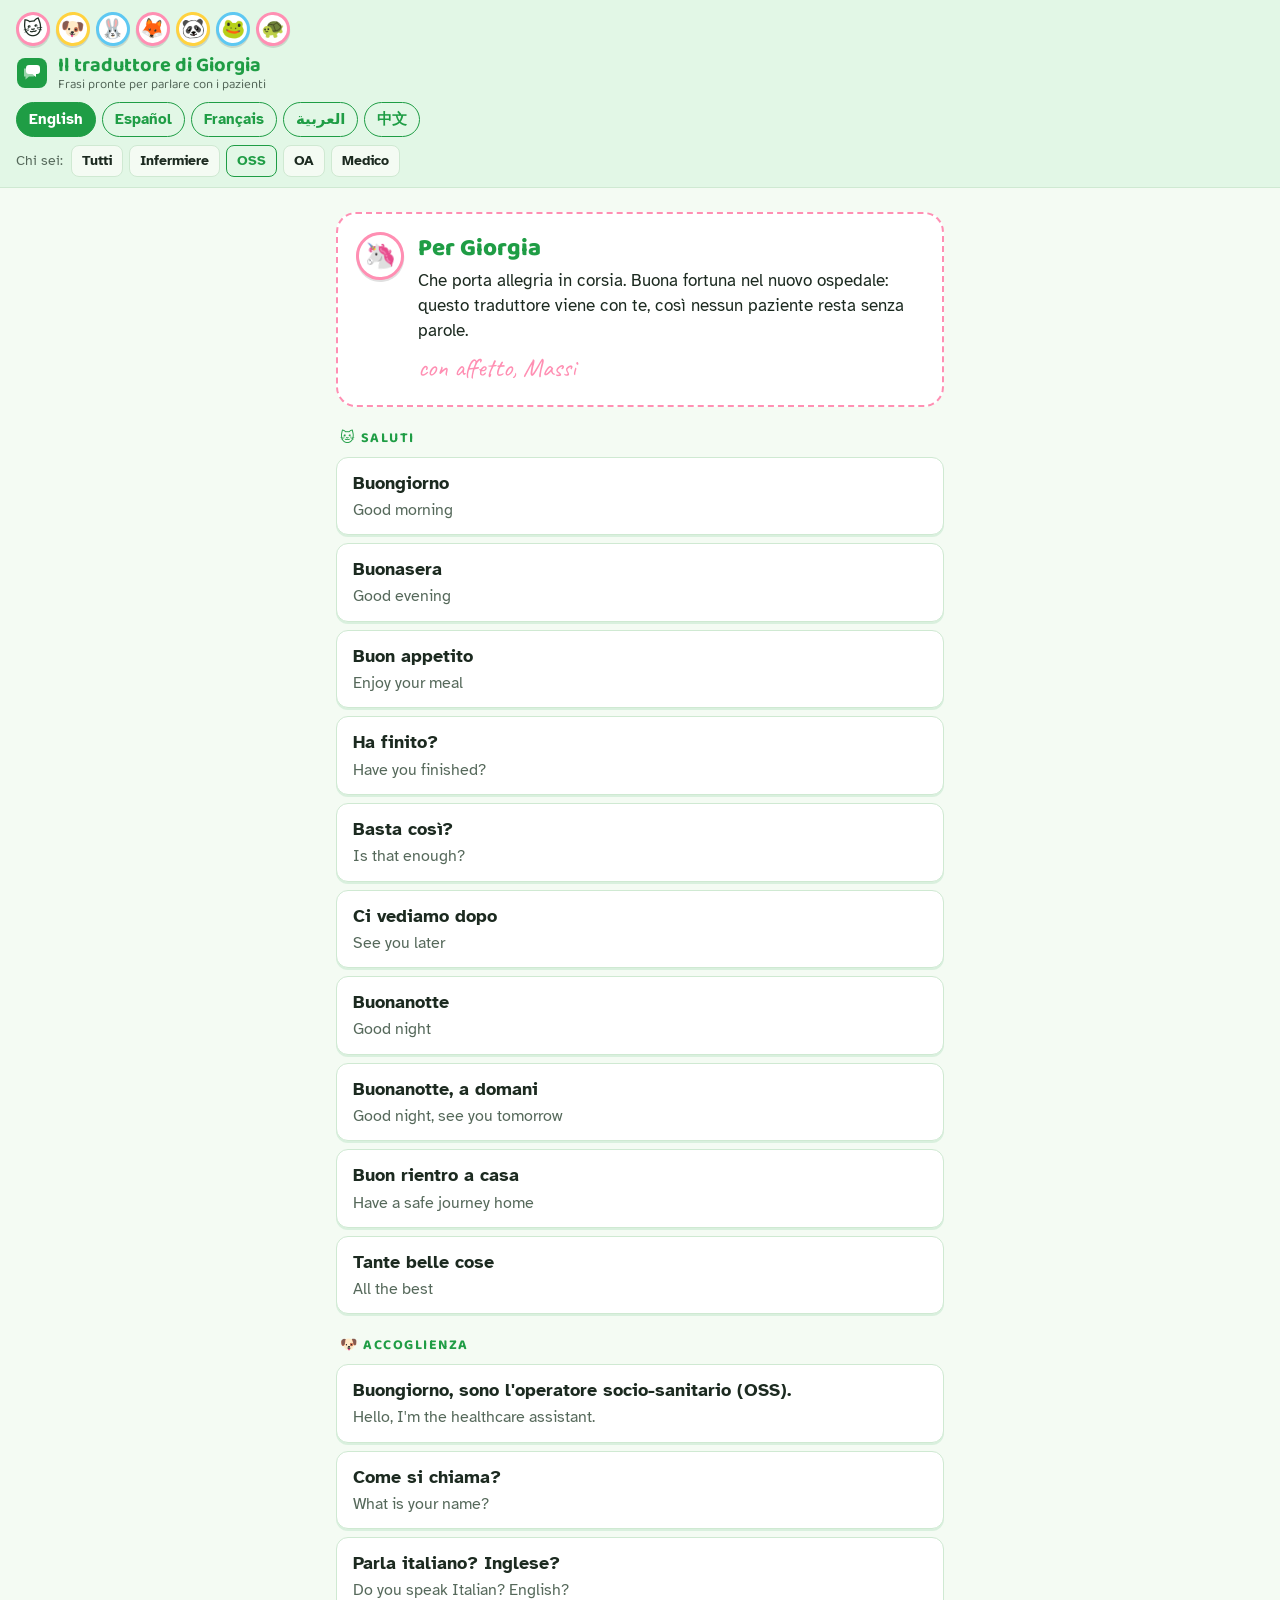
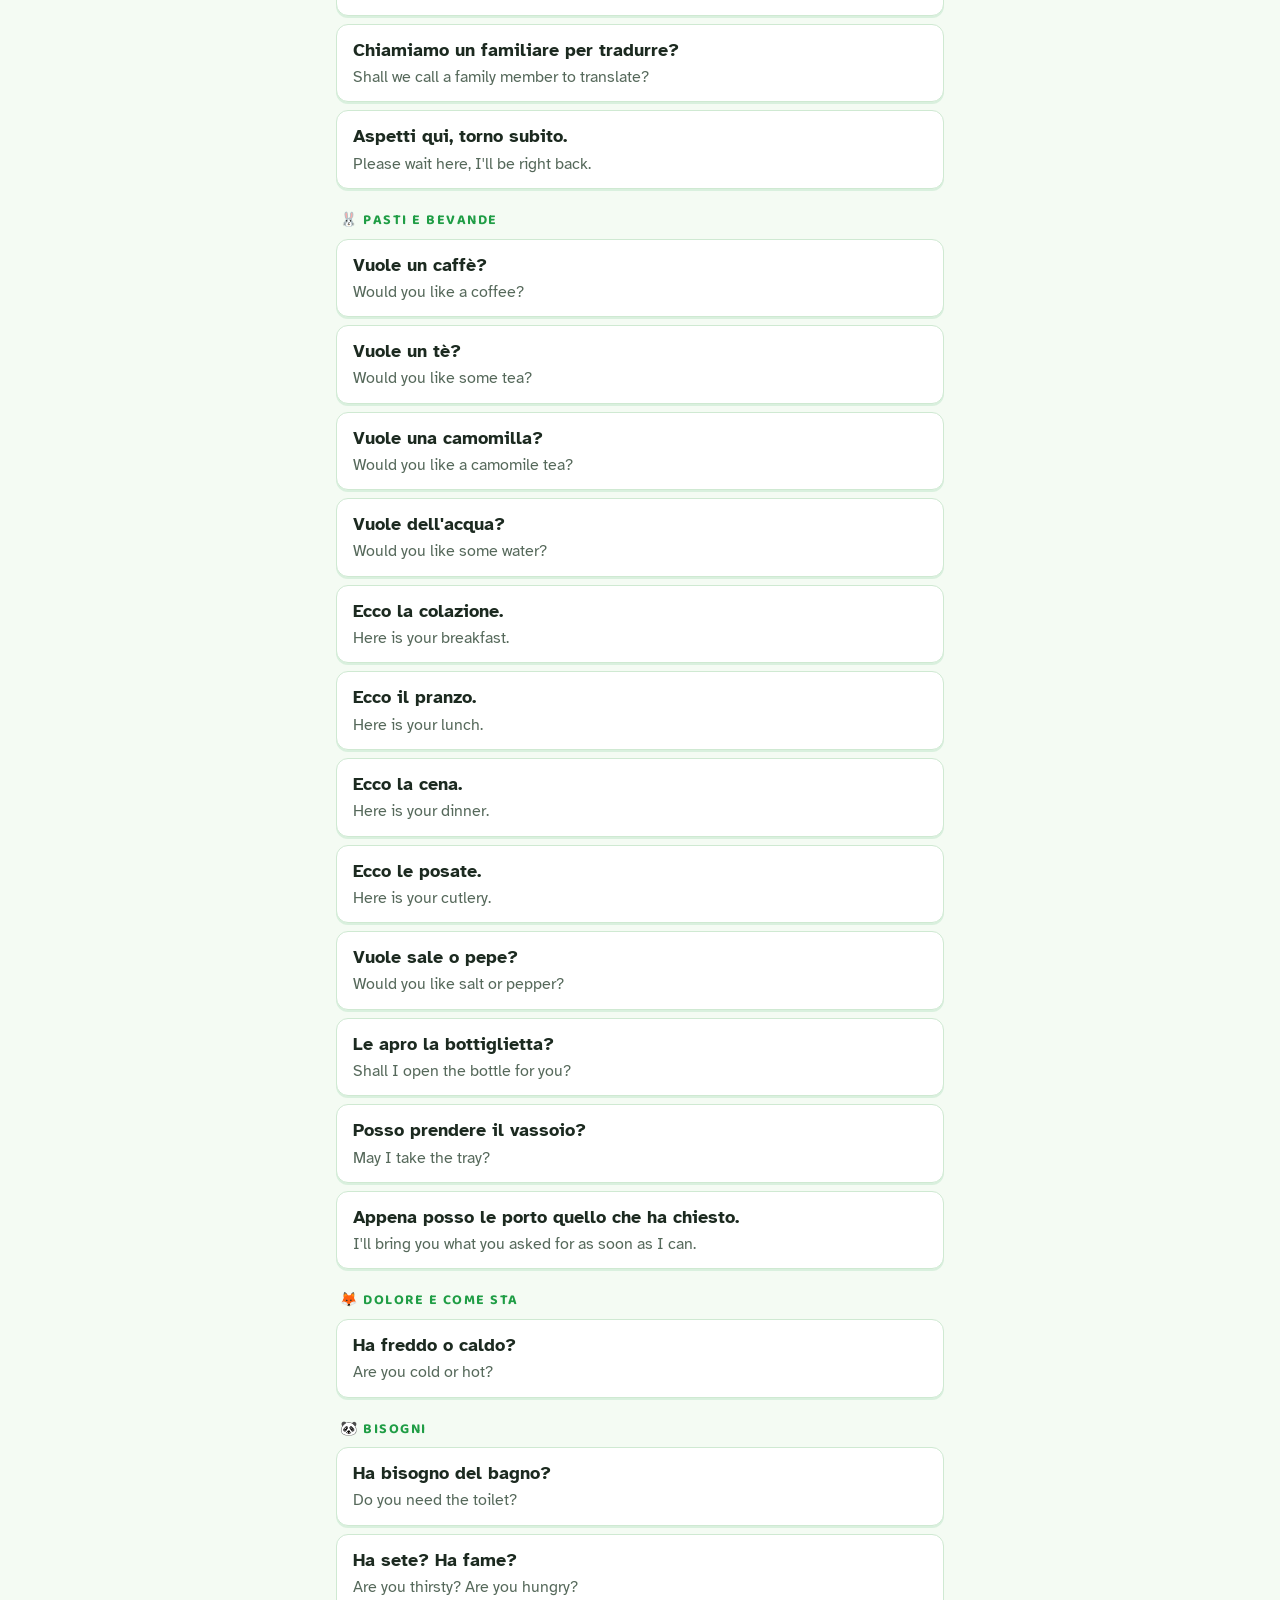
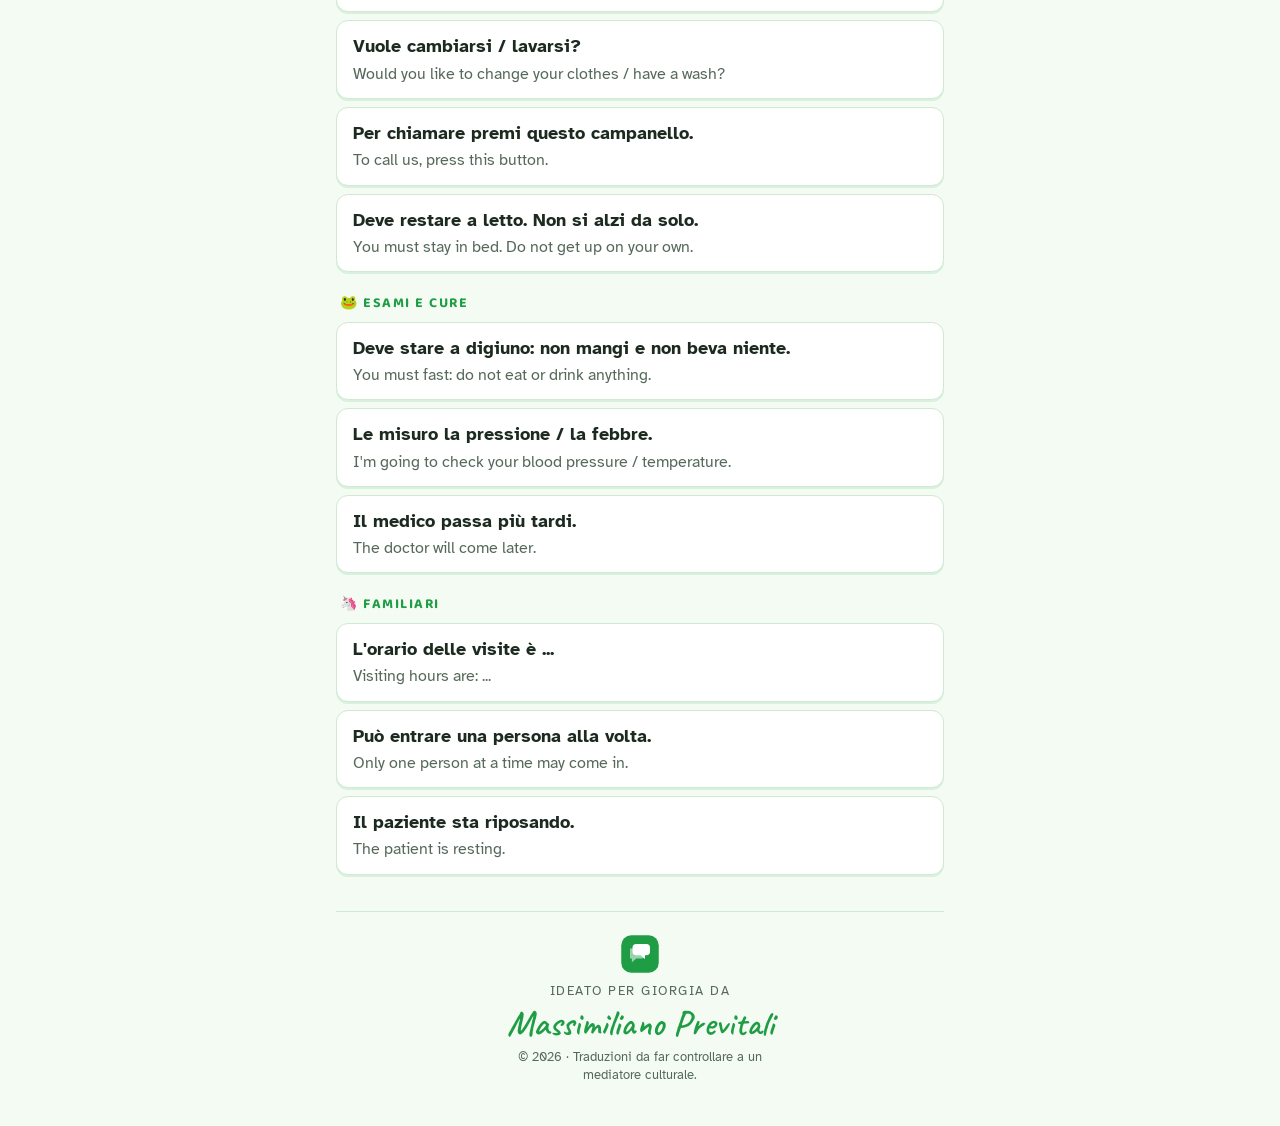
<file: extra/giorgia.html>
<!DOCTYPE html>
<html lang="it">
<head>
<meta charset="utf-8">
<meta name="viewport" content="width=device-width, initial-scale=1, viewport-fit=cover">
<title>Il traduttore di Giorgia</title>
<!--
  Traduttore di reparto — frasi pronte per parlare con pazienti stranieri.
  © 2026 Massimiliano Previtali. Tutti i diritti riservati.

  COME SI USA: scegli la lingua in alto, tocca una frase. Compare grande nella
  lingua del paziente (giri il telefono e la legge) e il telefono la dice a
  voce. Se è una domanda, il paziente risponde toccando i bottoni grandi e tu
  leggi la risposta in italiano.

  PER AGGIUNGERE UNA FRASE: copia una riga dentro FRASI e cambia i testi.
  Ordine sempre: italiano, English, Español, Français, العربية, 中文.
  tipo: 'sn' = domanda sì/no, 'dolore' = scala 0-10, scelte = risposte a bottoni.
  ruoli: chi usa la frase. I = infermiere, S = OSS, A = OA, M = medico.
  Ogni frase ha i suoi ruoli (es. 'SA' = la vedono OSS e OA).
  Le traduzioni vanno fatte controllare da un mediatore culturale.
-->
<link rel="preconnect" href="https://fonts.googleapis.com">
<link rel="stylesheet" href="https://fonts.googleapis.com/css2?family=Atkinson+Hyperlegible:wght@400;700&family=Baloo+2:wght@600;800&family=Caveat:wght@600&display=swap">
<style>
  /* Colori presi da TrovaReparti: azzurro delle torri, rosso dei civici,
     verde del bottone microfono. Font Atkinson Hyperlegible: disegnato
     per chi vede poco. */
  /* Versione per Giorgia: verde allegro, spillette di animaletti. */
  :root {
    --blu: #1f9d45; --blu-chiaro: #e2f7e6; --rosso: #e8364f; --verde: #1f9d45;
    --rosa: #ff8fb3; --giallo: #ffd23f; --cielo: #5ec8f2;
    --sfondo: #f4fbf3; --carta: #ffffff; --bordo: #cfe9d2; --testo: #1c2a20; --tenue: #56695b;
    --ombra: 0 2px 0 rgba(31, 157, 69, 0.12);
  }
  @media (prefers-color-scheme: dark) {
    :root:not([data-theme="light"]) {
      color-scheme: dark;
      --blu: #5fd37c; --blu-chiaro: #183a22; --rosso: #ff5d73; --verde: #3fbf62;
      --sfondo: #0f1812; --carta: #17241a; --bordo: #2a4230; --testo: #e9f5ea; --tenue: #9fbca5;
      --ombra: none;
    }
  }
  :root[data-theme="dark"] {
    color-scheme: dark;
    --blu: #5fd37c; --blu-chiaro: #183a22; --rosso: #ff5d73; --verde: #3fbf62;
    --sfondo: #0f1812; --carta: #17241a; --bordo: #2a4230; --testo: #e9f5ea; --tenue: #9fbca5;
    --ombra: none;
  }
  * { box-sizing: border-box; }
  html, body { margin: 0; }
  body {
    background: var(--sfondo); color: var(--testo);
    font-family: "Atkinson Hyperlegible", system-ui, -apple-system, "Segoe UI", Roboto, "Noto Sans", "Noto Sans Arabic", "Noto Sans SC", sans-serif;
    font-size: 18px; line-height: 1.4; -webkit-tap-highlight-color: transparent;
  }
  button:focus-visible { outline: 3px solid var(--blu); outline-offset: 2px; }
  header {
    position: sticky; top: env(safe-area-inset-top, 0px); z-index: 5;
    background: var(--carta); border-bottom: 1px solid var(--bordo); border-top: 4px solid var(--blu);
    padding: 12px 16px 10px;
  }
  header { border-top: 0 !important; background: var(--blu-chiaro) !important; }
  .spillette { display: flex; gap: 6px; margin-bottom: 8px; }
  .spilla {
    width: 34px; height: 34px; border-radius: 50%; display: grid; place-items: center; font-size: 19px;
    background: #fff; border: 3px solid var(--c, var(--verde)); box-shadow: 0 2px 0 rgba(0,0,0,0.12);
    transform: rotate(var(--r, 0deg));
  }
  header h1, h2, .dedica h2 { font-family: "Baloo 2", "Atkinson Hyperlegible", system-ui, sans-serif; }
  header h1 { font-size: 23px; font-weight: 800; color: var(--blu); }
  h2 { font-size: 16px; letter-spacing: 1px; }
  .dedica {
    margin: 16px 0 4px; padding: 18px; border-radius: 20px; background: var(--carta);
    border: 2px dashed var(--rosa); display: flex; gap: 14px; align-items: flex-start;
  }
  .dedica .spilla { flex: none; width: 48px; height: 48px; font-size: 26px; }
  .dedica h2 { margin: 0 0 4px; text-transform: none; letter-spacing: 0; font-size: 24px; font-weight: 800; color: var(--blu); }
  .dedica p { margin: 0; font-size: 17px; line-height: 1.45; }
  .dedica .da { font-family: "Caveat", "Segoe Script", cursive; font-size: 26px; color: var(--rosa); margin-top: 6px; }
  .testata { display: flex; align-items: center; gap: 10px; margin-bottom: 10px; }
  .marchio { width: 32px; height: 32px; flex: none; }
  header h1 { margin: 0; font-size: 20px; font-weight: 700; line-height: 1.1; }
  header h1 small { display: block; font-size: 13px; font-weight: 400; color: var(--tenue); margin-top: 2px; }
  .lingue, .ruoli { display: flex; flex-wrap: wrap; gap: 6px; align-items: center; }
  .lingue button {
    border: 1.5px solid var(--blu); background: transparent; color: var(--blu);
    border-radius: 999px; padding: 6px 12px; font: inherit; font-size: 15px; font-weight: 700;
  }
  .lingue button.attiva { background: var(--blu); color: #fff; }
  .ruoli { margin-top: 8px; }
  .ruoli span { font-size: 14px; color: var(--tenue); margin-right: 2px; }
  .ruoli button {
    border: 1px solid var(--bordo); background: var(--sfondo); color: var(--testo); border-radius: 8px;
    padding: 5px 10px; font: inherit; font-size: 14px; font-weight: 700;
  }
  .ruoli button.attiva { background: var(--blu-chiaro); border-color: var(--blu); color: var(--blu); }
  main { padding: 8px 16px 32px; max-width: 640px; margin: 0 auto; }
  h2 { font-size: 14px; letter-spacing: 1.5px; text-transform: uppercase; color: var(--blu); margin: 22px 4px 8px; }
  .frase {
    display: block; width: 100%; text-align: left; margin: 0 0 8px; padding: 13px 16px;
    background: var(--carta); color: var(--testo); border: 1px solid var(--bordo); border-radius: 12px;
    box-shadow: var(--ombra); font: inherit; font-size: 18px; font-weight: 700; cursor: pointer;
  }
  .frase small { display: block; font-weight: 400; font-size: 16px; color: var(--tenue); margin-top: 3px; }
  .frase:active { background: var(--blu-chiaro); }

  /* Schermata grande per il paziente */
  #grande {
    position: fixed; inset: 0; z-index: 20; background: var(--sfondo); display: none;
    flex-direction: column; padding: calc(14px + env(safe-area-inset-top, 0px)) 16px calc(20px + env(safe-area-inset-bottom, 0px)); overflow-y: auto;
  }
  #grande.aperto { display: flex; }
  .barra { display: flex; justify-content: space-between; gap: 10px; }
  .barra button {
    border: 1px solid var(--bordo); border-radius: 999px; padding: 11px 20px; font: inherit; font-size: 17px; font-weight: 700;
    background: var(--carta); color: var(--testo);
  }
  .barra .ascolta { background: var(--blu); border-color: var(--blu); color: #fff; }
  #g-testo { font-size: 34px; font-weight: 700; line-height: 1.3; margin: 28px 0 14px; text-wrap: balance; }
  #g-testo[dir="rtl"] { font-size: 38px; }
  #g-it { font-size: 17px; color: var(--tenue); margin: 0 0 20px; }
  .risposte { display: grid; gap: 12px; margin-top: auto; }
  .risposte.due { grid-template-columns: 1fr 1fr; }
  .risposte button {
    border: 0; border-radius: 16px; padding: 22px 10px; font: inherit; font-size: 26px; font-weight: 700;
    color: #fff; background: var(--verde);
  }
  .risposte .no { background: var(--rosso); }
  .risposte .altra { background: var(--blu); }
  .scala { display: grid; grid-template-columns: repeat(6, 1fr); gap: 8px; margin-top: auto; }
  .scala button {
    border: 0; border-radius: 12px; padding: 16px 0; font: inherit; font-size: 24px; font-weight: 700; color: #fff;
    font-variant-numeric: tabular-nums;
  }
  .scala-etichette { display: flex; justify-content: space-between; font-size: 16px; font-weight: 700; margin-top: 8px; }
  #g-risposta {
    display: none; margin-top: 18px; padding: 18px; border-radius: 16px; background: var(--carta); color: var(--testo);
    border: 3px solid var(--blu); font-size: 30px; font-weight: 700; text-align: center;
  }
  #g-risposta small { display: block; font-size: 15px; font-weight: 400; color: var(--tenue); margin-bottom: 4px; }

  /* Firma dell'ideatore */
  .firma {
    margin-top: 36px; padding: 22px 16px 10px; border-top: 1px solid var(--bordo);
    display: flex; flex-direction: column; align-items: center; gap: 4px; text-align: center;
  }
  .firma .marchio { width: 40px; height: 40px; margin-bottom: 4px; }
  .firma-etichetta { font-size: 13px; letter-spacing: 1.5px; text-transform: uppercase; color: var(--tenue); }
  .firma-nome { font-family: "Caveat", "Segoe Script", "Brush Script MT", cursive; font-size: 36px; font-weight: 600; line-height: 1.1; color: var(--blu); }
  .firma-nota { font-size: 13px; color: var(--tenue); max-width: 34ch; }
  @media (prefers-reduced-motion: reduce) { * { scroll-behavior: auto !important; } }
</style>
</head>
<body>
<header>
  <div class="spillette" aria-hidden="true">
    <span class="spilla" style="--c:var(--rosa);--r:-8deg">🐱</span>
    <span class="spilla" style="--c:var(--giallo);--r:6deg">🐶</span>
    <span class="spilla" style="--c:var(--cielo);--r:-4deg">🐰</span>
    <span class="spilla" style="--c:var(--rosa);--r:9deg">🦊</span>
    <span class="spilla" style="--c:var(--giallo);--r:-6deg">🐼</span>
    <span class="spilla" style="--c:var(--cielo);--r:5deg">🐸</span>
    <span class="spilla" style="--c:var(--rosa);--r:-7deg">🐢</span>
  </div>
  <div class="testata">
    <svg class="marchio" viewBox="0 0 32 32" aria-hidden="true"><rect x="1" y="1" width="30" height="30" rx="8" style="fill:var(--blu)"/><path d="M8 11.5h9a3 3 0 0 1 3 3v2a3 3 0 0 1-3 3h-4l-3.5 3v-3H8a0 0 0 0 1 0 0z" fill="#fff" opacity=".55"/><path d="M13 8h8a3 3 0 0 1 3 3v3a3 3 0 0 1-3 3h-1v3l-3.5-3H13a3 3 0 0 1-3-3v-3a3 3 0 0 1 3-3z" fill="#fff"/></svg>
    <h1>Il traduttore di Giorgia<small>Frasi pronte per parlare con i pazienti</small></h1>
  </div>
  <div class="lingue" id="lingue"></div>
  <div class="ruoli" id="ruoli"></div>
</header>
<main id="elenco"></main>

<div id="grande" role="dialog" aria-modal="true">
  <div class="barra">
    <button type="button" onclick="chiudi()">✕ Chiudi</button>
    <button type="button" class="ascolta" onclick="parla()">🔊 Ascolta</button>
  </div>
  <div id="g-testo"></div>
  <p id="g-it"></p>
  <div id="g-risposte"></div>
  <div id="g-risposta"></div>
</div>

<script>
  var LINGUE = [
    { id: 'en', nome: 'English', voce: 'en-GB' },
    { id: 'es', nome: 'Español', voce: 'es-ES' },
    { id: 'fr', nome: 'Français', voce: 'fr-FR' },
    { id: 'ar', nome: 'العربية', voce: 'ar-SA', rtl: true },
    { id: 'zh', nome: '中文', voce: 'zh-CN' }
  ];
  // Risposte Sì / No
  var SI = ['Sì', 'Yes', 'Sí', 'Oui', 'نعم', '是'];
  var NO = ['No', 'No', 'No', 'Non', 'لا', '否'];
  var DOLORE_0 = ['Nessun dolore', 'No pain', 'Sin dolor', 'Aucune douleur', 'لا ألم', '不疼'];
  var DOLORE_10 = ['Dolore massimo', 'Worst pain', 'Dolor máximo', 'Douleur maximale', 'أشد ألم', '最疼'];

  // Ordine: italiano, English, Español, Français, العربية, 中文
  var FRASI = [
    { gruppo: 'Saluti', ruoli: 'ISAM' },
    { ruoli: 'ISAM', t: ["Buongiorno", "Good morning", "Buenos días", "Bonjour", "صباح الخير", "早上好"] },
    { ruoli: 'ISAM', t: ["Buonasera", "Good evening", "Buenas tardes", "Bonsoir", "مساء الخير", "晚上好"] },
    { ruoli: 'SA', t: ["Buon appetito", "Enjoy your meal", "¡Buen provecho!", "Bon appétit !", "بالهناء والشفاء", "请慢用"] },
    { ruoli: 'SA', tipo: 'sn', t: ["Ha finito?", "Have you finished?", "¿Ha terminado?", "Vous avez terminé ?", "هل انتهيت؟", "您吃完了吗？"] },
    { ruoli: 'SA', tipo: 'sn', t: ["Basta così?", "Is that enough?", "¿Es suficiente?", "C'est suffisant ?", "هل هذا يكفي؟", "这样够了吗？"] },
    { ruoli: 'ISAM', t: ["Ci vediamo dopo", "See you later", "Hasta luego", "À tout à l'heure", "أراك لاحقاً", "待会儿见"] },
    { ruoli: 'ISA', t: ["Buonanotte", "Good night", "Buenas noches", "Bonne nuit", "ليلة سعيدة", "晚安"] },
    { ruoli: 'ISA', t: ["Buonanotte, a domani", "Good night, see you tomorrow", "Buenas noches, hasta mañana", "Bonne nuit, à demain", "ليلة سعيدة، إلى الغد", "晚安，明天见"] },
    { ruoli: 'ISAM', t: ["Buon rientro a casa", "Have a safe journey home", "¡Que tenga un buen regreso a casa!", "Bon retour à la maison", "عودة سالمة إلى البيت", "祝您平安回家"] },
    { ruoli: 'ISAM', t: ["Tante belle cose", "All the best", "¡Que le vaya muy bien!", "Bonne continuation !", "أتمنى لك كل الخير", "祝您一切顺利"] },

    { gruppo: 'Accoglienza', ruoli: 'ISAM' },
    { ruoli: 'I', t: ["Buongiorno, sono l'infermiere.", "Hello, I'm the nurse.", "Buenos días, soy el enfermero.", "Bonjour, je suis l'infirmier.", "صباح الخير، أنا الممرض.", "您好，我是护士。"] },
    { ruoli: 'S', t: ["Buongiorno, sono l'operatore socio-sanitario (OSS).", "Hello, I'm the healthcare assistant.", "Buenos días, soy la auxiliar de enfermería.", "Bonjour, je suis l'aide-soignante.", "صباح الخير، أنا مساعدة التمريض.", "您好，我是护理员。"] },
    { ruoli: 'A', t: ["Buongiorno, sono l'operatore alberghiero: porto i pasti.", "Hello, I'm from the catering staff: I bring the meals.", "Buenos días, soy del personal de comedor: traigo las comidas.", "Bonjour, je fais partie du service hôtelier : j'apporte les repas.", "صباح الخير، أنا من طاقم خدمة الطعام: أُحضر الوجبات.", "您好，我是送餐员，负责送饭。"] },
    { ruoli: 'M', t: ["Buongiorno, sono il medico.", "Hello, I'm the doctor.", "Buenos días, soy el médico.", "Bonjour, je suis le médecin.", "صباح الخير، أنا الطبيب.", "您好，我是医生。"] },
    { ruoli: 'ISAM', t: ["Come si chiama?", "What is your name?", "¿Cómo se llama?", "Comment vous appelez-vous ?", "ما اسمك؟", "您叫什么名字？"] },
    { ruoli: 'ISAM', tipo: 'sn', t: ["Parla italiano? Inglese?", "Do you speak Italian? English?", "¿Habla italiano? ¿Inglés?", "Vous parlez italien ? Anglais ?", "هل تتكلم الإيطالية؟ الإنجليزية؟", "您会说意大利语吗？英语呢？"] },
    { ruoli: 'ISM', tipo: 'sn', t: ["Chiamiamo un familiare per tradurre?", "Shall we call a family member to translate?", "¿Llamamos a un familiar para que traduzca?", "On appelle un membre de votre famille pour traduire ?", "هل نتصل بأحد أفراد عائلتك ليترجم؟", "要不要打电话请一位家人来翻译？"] },
    { ruoli: 'ISAM', t: ["Aspetti qui, torno subito.", "Please wait here, I'll be right back.", "Espere aquí, vuelvo enseguida.", "Attendez ici, je reviens tout de suite.", "الرجاء الانتظار هنا، سأعود حالاً.", "请在这里等一下，我马上回来。"] },

    { gruppo: 'Pasti e bevande', ruoli: 'SA' },
    { ruoli: 'SA', tipo: 'sn', t: ["Vuole un caffè?", "Would you like a coffee?", "¿Quiere un café?", "Voulez-vous un café ?", "هل تريد قهوة؟", "您要咖啡吗？"] },
    { ruoli: 'SA', tipo: 'sn', t: ["Vuole un tè?", "Would you like some tea?", "¿Quiere un té?", "Voulez-vous un thé ?", "هل تريد شاياً؟", "您要茶吗？"] },
    { ruoli: 'SA', tipo: 'sn', t: ["Vuole una camomilla?", "Would you like a camomile tea?", "¿Quiere una manzanilla?", "Voulez-vous une camomille ?", "هل تريد شاي البابونج؟", "您要洋甘菊茶吗？"] },
    { ruoli: 'SA', tipo: 'sn', t: ["Vuole dell'acqua?", "Would you like some water?", "¿Quiere agua?", "Voulez-vous de l'eau ?", "هل تريد ماءً؟", "您要水吗？"] },
    { ruoli: 'SA', t: ["Ecco la colazione.", "Here is your breakfast.", "Aquí tiene el desayuno.", "Voici le petit-déjeuner.", "تفضل، هذا الفطور.", "这是您的早餐。"] },
    { ruoli: 'SA', t: ["Ecco il pranzo.", "Here is your lunch.", "Aquí tiene la comida.", "Voici le déjeuner.", "تفضل، هذا الغداء.", "这是您的午餐。"] },
    { ruoli: 'SA', t: ["Ecco la cena.", "Here is your dinner.", "Aquí tiene la cena.", "Voici le dîner.", "تفضل، هذا العشاء.", "这是您的晚餐。"] },
    { ruoli: 'SA', t: ["Ecco le posate.", "Here is your cutlery.", "Aquí tiene los cubiertos.", "Voici les couverts.", "تفضل، هذه أدوات الأكل.", "这是您的餐具。"] },
    { ruoli: 'SA', t: ["Vuole sale o pepe?", "Would you like salt or pepper?", "¿Quiere sal o pimienta?", "Voulez-vous du sel ou du poivre ?", "هل تريد ملحاً أو فلفلاً؟", "您要盐还是胡椒？"],
      scelte: [["Sale", "Salt", "Sal", "Sel", "ملح", "盐"], ["Pepe", "Pepper", "Pimienta", "Poivre", "فلفل", "胡椒"], ["No, grazie", "No, thank you", "No, gracias", "Non, merci", "لا، شكراً", "不用了，谢谢"]] },
    { ruoli: 'SA', tipo: 'sn', t: ["Le apro la bottiglietta?", "Shall I open the bottle for you?", "¿Le abro la botella?", "Je vous ouvre la bouteille ?", "هل أفتح لك الزجاجة؟", "要我帮您打开瓶子吗？"] },
    { ruoli: 'SA', tipo: 'sn', t: ["Posso prendere il vassoio?", "May I take the tray?", "¿Puedo llevarme la bandeja?", "Je peux prendre le plateau ?", "هل يمكنني أخذ الصينية؟", "我可以把托盘拿走吗？"] },
    { ruoli: 'A', t: ["Non posso toccare i pazienti: chiamo un OSS.", "I'm not allowed to touch patients: I'll call a care assistant.", "No puedo tocar a los pacientes: llamo a un auxiliar sanitario.", "Je ne peux pas toucher les patients : j'appelle un aide-soignant.", "لا يُسمح لي بلمس المرضى: سأنادي أحد المساعدين الصحيين.", "我不能接触病人：我去叫护理员来。"] },
    { ruoli: 'SA', t: ["Appena posso le porto quello che ha chiesto.", "I'll bring you what you asked for as soon as I can.", "En cuanto pueda, le traigo lo que ha pedido.", "Dès que possible, je vous apporte ce que vous avez demandé.", "سأحضر لك ما طلبته في أقرب وقت ممكن.", "我会尽快把您要的东西拿来。"] },

    { gruppo: 'Dolore e come sta', ruoli: 'IM' },
    { ruoli: 'IM', tipo: 'sn', t: ["Ha dolore?", "Are you in pain?", "¿Tiene dolor?", "Avez-vous mal ?", "هل لديك ألم؟", "您疼吗？"] },
    { ruoli: 'IM', t: ["Dove le fa male? Me lo indichi.", "Where does it hurt? Please point to it.", "¿Dónde le duele? Señálelo, por favor.", "Où avez-vous mal ? Montrez-moi l'endroit.", "أين مكان الألم؟ الرجاء الإشارة إليه.", "哪里疼？请指给我看。"] },
    { ruoli: 'IM', tipo: 'dolore', t: ["Quanto dolore ha, da 0 a 10?", "How much pain do you have, from 0 to 10?", "¿Cuánto dolor tiene, del 0 al 10?", "Quelle est l'intensité de votre douleur, de 0 à 10 ?", "ما شدة الألم من 0 إلى 10؟", "您有多疼？请从0到10选一个数字。"] },
    { ruoli: 'IM', tipo: 'sn', t: ["Ha nausea?", "Do you feel sick (nauseous)?", "¿Tiene náuseas?", "Avez-vous la nausée ?", "هل لديك غثيان؟", "您恶心吗？"] },
    { ruoli: 'IS', t: ["Ha freddo o caldo?", "Are you cold or hot?", "¿Tiene frío o calor?", "Avez-vous froid ou chaud ?", "هل تشعر بالبرد أم بالحر؟", "您觉得冷还是热？"],
      scelte: [["Ho freddo", "I'm cold", "Tengo frío", "J'ai froid", "أشعر بالبرد", "我冷"], ["Ho caldo", "I'm hot", "Tengo calor", "J'ai chaud", "أشعر بالحر", "我热"], ["Sto bene", "I'm fine", "Estoy bien", "Ça va", "أنا بخير", "还好"]] },
    { ruoli: 'IM', tipo: 'sn', t: ["Ha difficoltà a respirare?", "Do you have trouble breathing?", "¿Le cuesta respirar?", "Avez-vous du mal à respirer ?", "هل لديك صعوبة في التنفس؟", "您呼吸困难吗？"] },

    { gruppo: 'Bisogni', ruoli: 'IS' },
    { ruoli: 'IS', tipo: 'sn', t: ["Ha bisogno del bagno?", "Do you need the toilet?", "¿Necesita ir al baño?", "Avez-vous besoin d'aller aux toilettes ?", "هل تريد الذهاب إلى الحمّام؟", "您要上厕所吗？"] },
    { ruoli: 'ISA', t: ["Ha sete? Ha fame?", "Are you thirsty? Are you hungry?", "¿Tiene sed? ¿Tiene hambre?", "Avez-vous soif ? Avez-vous faim ?", "هل تشعر بالعطش؟ هل تشعر بالجوع؟", "您渴吗？您饿吗？"],
      scelte: [["Ho sete", "I'm thirsty", "Tengo sed", "J'ai soif", "أريد أن أشرب", "我渴了"], ["Ho fame", "I'm hungry", "Tengo hambre", "J'ai faim", "أريد أن آكل", "我饿了"], ["No, grazie", "No, thank you", "No, gracias", "Non, merci", "لا، شكراً", "不用了，谢谢"]] },
    { ruoli: 'IS', tipo: 'sn', t: ["Vuole cambiarsi / lavarsi?", "Would you like to change your clothes / have a wash?", "¿Quiere cambiarse / lavarse?", "Voulez-vous vous changer / vous laver ?", "هل تريد تغيير ملابسك / الاغتسال؟", "您想换衣服／洗漱吗？"] },
    { ruoli: 'ISA', t: ["Per chiamare premi questo campanello.", "To call us, press this button.", "Para llamarnos, pulse este timbre.", "Pour nous appeler, appuyez sur cette sonnette.", "للاتصال بنا، اضغط على هذا الجرس.", "需要帮忙时，请按这个呼叫铃。"] },
    { ruoli: 'ISM', t: ["Deve restare a letto. Non si alzi da solo.", "You must stay in bed. Do not get up on your own.", "Debe quedarse en la cama. No se levante sin ayuda.", "Vous devez rester au lit. Ne vous levez pas sans aide.", "يجب البقاء في السرير. لا تنهض دون مساعدة.", "您必须卧床。不要自己起来。"] },

    { gruppo: 'Esami e cure', ruoli: 'IM' },
    { ruoli: 'ISAM', t: ["Deve stare a digiuno: non mangi e non beva niente.", "You must fast: do not eat or drink anything.", "Debe estar en ayunas: no coma ni beba nada.", "Vous devez rester à jeun : ne mangez et ne buvez rien.", "يجب الصيام التام: ممنوع الأكل والشرب.", "您需要禁食：不要吃东西，也不要喝水。"] },
    { ruoli: 'IM', t: ["Domani fa un esame.", "Tomorrow you have a test.", "Mañana tiene una prueba.", "Demain, vous avez un examen.", "لديك فحص غداً.", "您明天要做检查。"] },
    { ruoli: 'I', t: ["Adesso le facciamo un prelievo di sangue.", "We are now going to take a blood sample.", "Ahora le vamos a sacar sangre.", "Nous allons maintenant vous faire une prise de sang.", "سنأخذ منك الآن عينة دم.", "现在给您抽血。"] },
    { ruoli: 'IS', t: ["Le misuro la pressione / la febbre.", "I'm going to check your blood pressure / temperature.", "Le voy a tomar la tensión / la temperatura.", "Je vais prendre votre tension / votre température.", "سأقيس ضغط الدم / الحرارة.", "我给您量血压／体温。"] },
    { ruoli: 'I', t: ["Questa è la sua medicina.", "This is your medicine.", "Este es su medicamento.", "Voici votre médicament.", "هذا دواؤك.", "这是您的药。"] },
    { ruoli: 'IM', tipo: 'sn', t: ["È allergico a qualche medicina?", "Are you allergic to any medicine?", "¿Tiene alergia a algún medicamento?", "Êtes-vous allergique à un médicament ?", "هل لديك حساسية من أي دواء؟", "您对什么药物过敏吗？"] },
    { ruoli: 'ISA', t: ["Il medico passa più tardi.", "The doctor will come later.", "El médico pasará más tarde.", "Le médecin passera plus tard.", "سيأتي الطبيب لاحقاً.", "医生晚一点会来。"] },

    { gruppo: 'Visita medica', ruoli: 'M' },
    { ruoli: 'M', t: ["Da quanti giorni sta male?", "How many days have you been unwell?", "¿Desde hace cuántos días se encuentra mal?", "Depuis combien de jours êtes-vous malade ?", "منذ كم يوماً بدأ المرض؟", "您不舒服几天了？"] },
    { ruoli: 'IM', tipo: 'sn', t: ["Prende medicine a casa? Me le mostri.", "Do you take any medicines at home? Please show them to me.", "¿Toma medicamentos en casa? Enséñemelos, por favor.", "Prenez-vous des médicaments à la maison ? Montrez-les-moi, s'il vous plaît.", "هل تتناول أدوية في البيت؟ الرجاء إحضارها لأراها.", "您在家吃药吗？请拿给我看看。"] },
    { ruoli: 'IM', tipo: 'sn', t: ["Ha malattie importanti? (cuore, diabete, pressione)", "Do you have any serious illnesses? (heart, diabetes, blood pressure)", "¿Tiene alguna enfermedad importante? (corazón, diabetes, tensión)", "Avez-vous des maladies importantes ? (cœur, diabète, tension)", "هل لديك أمراض مهمة؟ (القلب، السكري، ضغط الدم)", "您有严重的疾病吗？（心脏病、糖尿病、高血压）"] },
    { ruoli: 'IM', tipo: 'sn', t: ["È incinta?", "Are you pregnant?", "¿Está embarazada?", "Êtes-vous enceinte ?", "هل أنتِ حامل؟", "您怀孕了吗？"] },
    { ruoli: 'M', t: ["Domani la dimettiamo.", "You will be discharged tomorrow.", "Mañana le damos el alta.", "Vous pourrez sortir demain.", "الخروج من المستشفى سيكون غداً.", "您明天可以出院。"] },
    { ruoli: 'M', t: ["Deve fare un'operazione.", "You need an operation.", "Necesita una operación.", "Une opération est nécessaire.", "يلزم إجراء عملية جراحية.", "您需要做手术。"] },

    { gruppo: 'Familiari', ruoli: 'ISAM' },
    { ruoli: 'ISA', t: ["L'orario delle visite è ...", "Visiting hours are: ...", "El horario de visitas es: ...", "Les heures de visite sont : ...", "مواعيد الزيارة: ...", "探视时间是：……"] },
    { ruoli: 'ISA', t: ["Può entrare una persona alla volta.", "Only one person at a time may come in.", "Puede entrar una persona cada vez.", "Une seule personne à la fois peut entrer.", "يمكن دخول شخص واحد فقط في كل مرة.", "每次只能进来一个人。"] },
    { ruoli: 'ISAM', t: ["Il paziente sta riposando.", "The patient is resting.", "El paciente está descansando.", "Le patient se repose.", "المريض يستريح الآن.", "病人正在休息。"] }
  ];

  var lingua = 1;   // posizione nella riga delle frasi (1 = English)
  try { var s = +localStorage.getItem('giorgia_lingua'); if (s >= 1 && s <= 5) lingua = s; } catch (e) {}
  var aperta = null;
  var ANIMALI = ['🐱', '🐶', '🐰', '🦊', '🐼', '🐸', '🐢', '🦄', '🐝'];
  var MARCHIO_SVG = '<svg class="marchio" viewBox="0 0 32 32" aria-hidden="true"><rect x="1" y="1" width="30" height="30" rx="8" style="fill:var(--blu)"/><path d="M8 11.5h9a3 3 0 0 1 3 3v2a3 3 0 0 1-3 3h-4l-3.5 3v-3H8a0 0 0 0 1 0 0z" fill="#fff" opacity=".55"/><path d="M13 8h8a3 3 0 0 1 3 3v3a3 3 0 0 1-3 3h-1v3l-3.5-3H13a3 3 0 0 1-3-3v-3a3 3 0 0 1 3-3z" fill="#fff"/></svg>';
  var RUOLI = [['', 'Tutti'], ['I', 'Infermiere'], ['S', 'OSS'], ['A', 'OA'], ['M', 'Medico']];
  var ruolo = 'S';   // Giorgia è OSS
  try { var r0 = localStorage.getItem('giorgia_ruolo'); if (r0 !== null && (r0 === '' || 'ISAM'.indexOf(r0) !== -1)) ruolo = r0; } catch (e) {}
  function scegliRuolo(r) {
    ruolo = r;
    try { localStorage.setItem('giorgia_ruolo', r); } catch (e) {}
    disegna();
  }

  function esc(s) { return s.replace(/[&<>"]/g, function (c) { return { '&': '&amp;', '<': '&lt;', '>': '&gt;', '"': '&quot;' }[c]; }); }
  function info() { return LINGUE[lingua - 1]; }

  function disegna() {
    document.getElementById('lingue').innerHTML = LINGUE.map(function (l, i) {
      return '<button type="button" class="' + (i + 1 === lingua ? 'attiva' : '') + '" lang="' + l.id + '" onclick="scegliLingua(' + (i + 1) + ')">' + l.nome + '</button>';
    }).join('');
    document.getElementById('ruoli').innerHTML = '<span>Chi sei:</span>' + RUOLI.map(function (r) {
      return '<button type="button" class="' + (r[0] === ruolo ? 'attiva' : '') + '" onclick="scegliRuolo(\'' + r[0] + '\')">' + r[1] + '</button>';
    }).join('');
    var html = '<section class="dedica"><span class="spilla" style="--c:var(--rosa);--r:-8deg" aria-hidden="true">🦄</span><div>' +
      '<h2>Per Giorgia</h2><p>Che porta allegria in corsia. Buona fortuna nel nuovo ospedale: questo traduttore viene con te, così nessun paziente resta senza parole.</p>' +
      '<p class="da">con affetto, Massi</p></div></section>', ruoliGruppo = '', titolo = '';
    var nGruppo = 0;
    FRASI.forEach(function (f, i) {
      if (f.gruppo) { ruoliGruppo = f.ruoli; titolo = '<h2>' + ANIMALI[(nGruppo++) % ANIMALI.length] + ' ' + esc(f.gruppo) + '</h2>'; return; }
      if (ruolo && (f.ruoli || ruoliGruppo).indexOf(ruolo) === -1) return;
      html += titolo; titolo = '';
      html += '<button type="button" class="frase" onclick="apri(' + i + ')">' + esc(f.t[0]) +
        '<small lang="' + info().id + '"' + (info().rtl ? ' dir="rtl"' : '') + '>' + esc(f.t[lingua]) + '</small></button>';
    });
    html += '<footer class="firma">' + MARCHIO_SVG.replace('class="marchio"', 'class="marchio"') +
      '<span class="firma-etichetta">Ideato per Giorgia da</span>' +
      '<span class="firma-nome">Massimiliano Previtali</span>' +
      '<span class="firma-nota">© 2026 · Traduzioni da far controllare a un mediatore culturale.</span></footer>';
    document.getElementById('elenco').innerHTML = html;
  }

  function scegliLingua(n) {
    lingua = n;
    try { localStorage.setItem('giorgia_lingua', String(n)); } catch (e) {}
    disegna();
  }

  function apri(i) {
    var f = FRASI[i]; aperta = f;
    var t = document.getElementById('g-testo');
    t.textContent = f.t[lingua];
    t.setAttribute('lang', info().id);
    t.setAttribute('dir', info().rtl ? 'rtl' : 'ltr');
    document.getElementById('g-it').textContent = f.t[0];
    var r = document.getElementById('g-risposte');
    var rtl = info().rtl ? ' dir="rtl"' : '';
    if (f.tipo === 'sn') {
      r.innerHTML = '<div class="risposte due"' + rtl + '>' +
        '<button type="button" onclick="risposta(\'Sì\')">✓ ' + SI[lingua] + '</button>' +
        '<button type="button" class="no" onclick="risposta(\'No\')">✕ ' + NO[lingua] + '</button></div>';
    } else if (f.scelte) {
      r.innerHTML = '<div class="risposte"' + rtl + '>' + f.scelte.map(function (s, k) {
        return '<button type="button" class="' + (k === f.scelte.length - 1 ? 'altra' : '') + '" onclick="risposta(\'' + s[0].replace(/'/g, "\\'") + '\')">' + esc(s[lingua]) + '</button>';
      }).join('') + '</div>';
    } else if (f.tipo === 'dolore') {
      var colori = ['#2e9e44', '#4fa83d', '#79b236', '#a3b92f', '#c9b82a', '#e0a526', '#e58a24', '#e36c22', '#d9501f', '#c9351f', '#b01c1c'];
      var b = '';
      for (var n = 0; n <= 10; n++) b += '<button type="button" style="background:' + colori[n] + '" onclick="risposta(\'Dolore ' + n + ' su 10\')">' + n + '</button>';
      r.innerHTML = '<div class="scala" dir="ltr">' + b + '</div><div class="scala-etichette" dir="ltr"><span>0 = ' + esc(DOLORE_0[lingua]) + '</span><span>10 = ' + esc(DOLORE_10[lingua]) + '</span></div>';
    } else r.innerHTML = '';
    document.getElementById('g-risposta').style.display = 'none';
    document.getElementById('grande').classList.add('aperto');
    document.getElementById('grande').scrollTop = 0;
    parla();
  }

  // Risposta del paziente: grande, in italiano, per chi assiste.
  function risposta(it) {
    var g = document.getElementById('g-risposta');
    g.innerHTML = '<small>Il paziente ha risposto:</small>' + esc(it);
    g.style.display = 'block';
    g.scrollIntoView({ behavior: 'smooth', block: 'end' });
  }

  function chiudi() {
    document.getElementById('grande').classList.remove('aperto');
    if ('speechSynthesis' in window) speechSynthesis.cancel();
    aperta = null;
  }

  function parla() {
    if (!aperta || !('speechSynthesis' in window)) return;
    speechSynthesis.cancel();
    var u = new SpeechSynthesisUtterance(aperta.t[lingua].replace(/\.\.\.|……/g, ''));
    u.lang = info().voce; u.rate = 0.9;
    var v = speechSynthesis.getVoices().filter(function (x) { return x.lang && x.lang.replace('_', '-').indexOf(info().id) === 0; });
    if (v.length) u.voice = v[0];
    speechSynthesis.speak(u);
  }
  if ('speechSynthesis' in window) speechSynthesis.getVoices();

  // Tasto Indietro di Android: chiude la frase aperta invece di uscire.
  window.addEventListener('popstate', function () { if (aperta) chiudi(); });
  var apriOriginale = apri;
  apri = function (i) { apriOriginale(i); try { history.pushState({ f: i }, ''); } catch (e) {} };
  var chiudiOriginale = chiudi;
  chiudi = function () { var era = aperta; chiudiOriginale(); if (era && history.state && history.state.f !== undefined) history.back(); };

  disegna();
</script>
</body>
</html>
</file>
